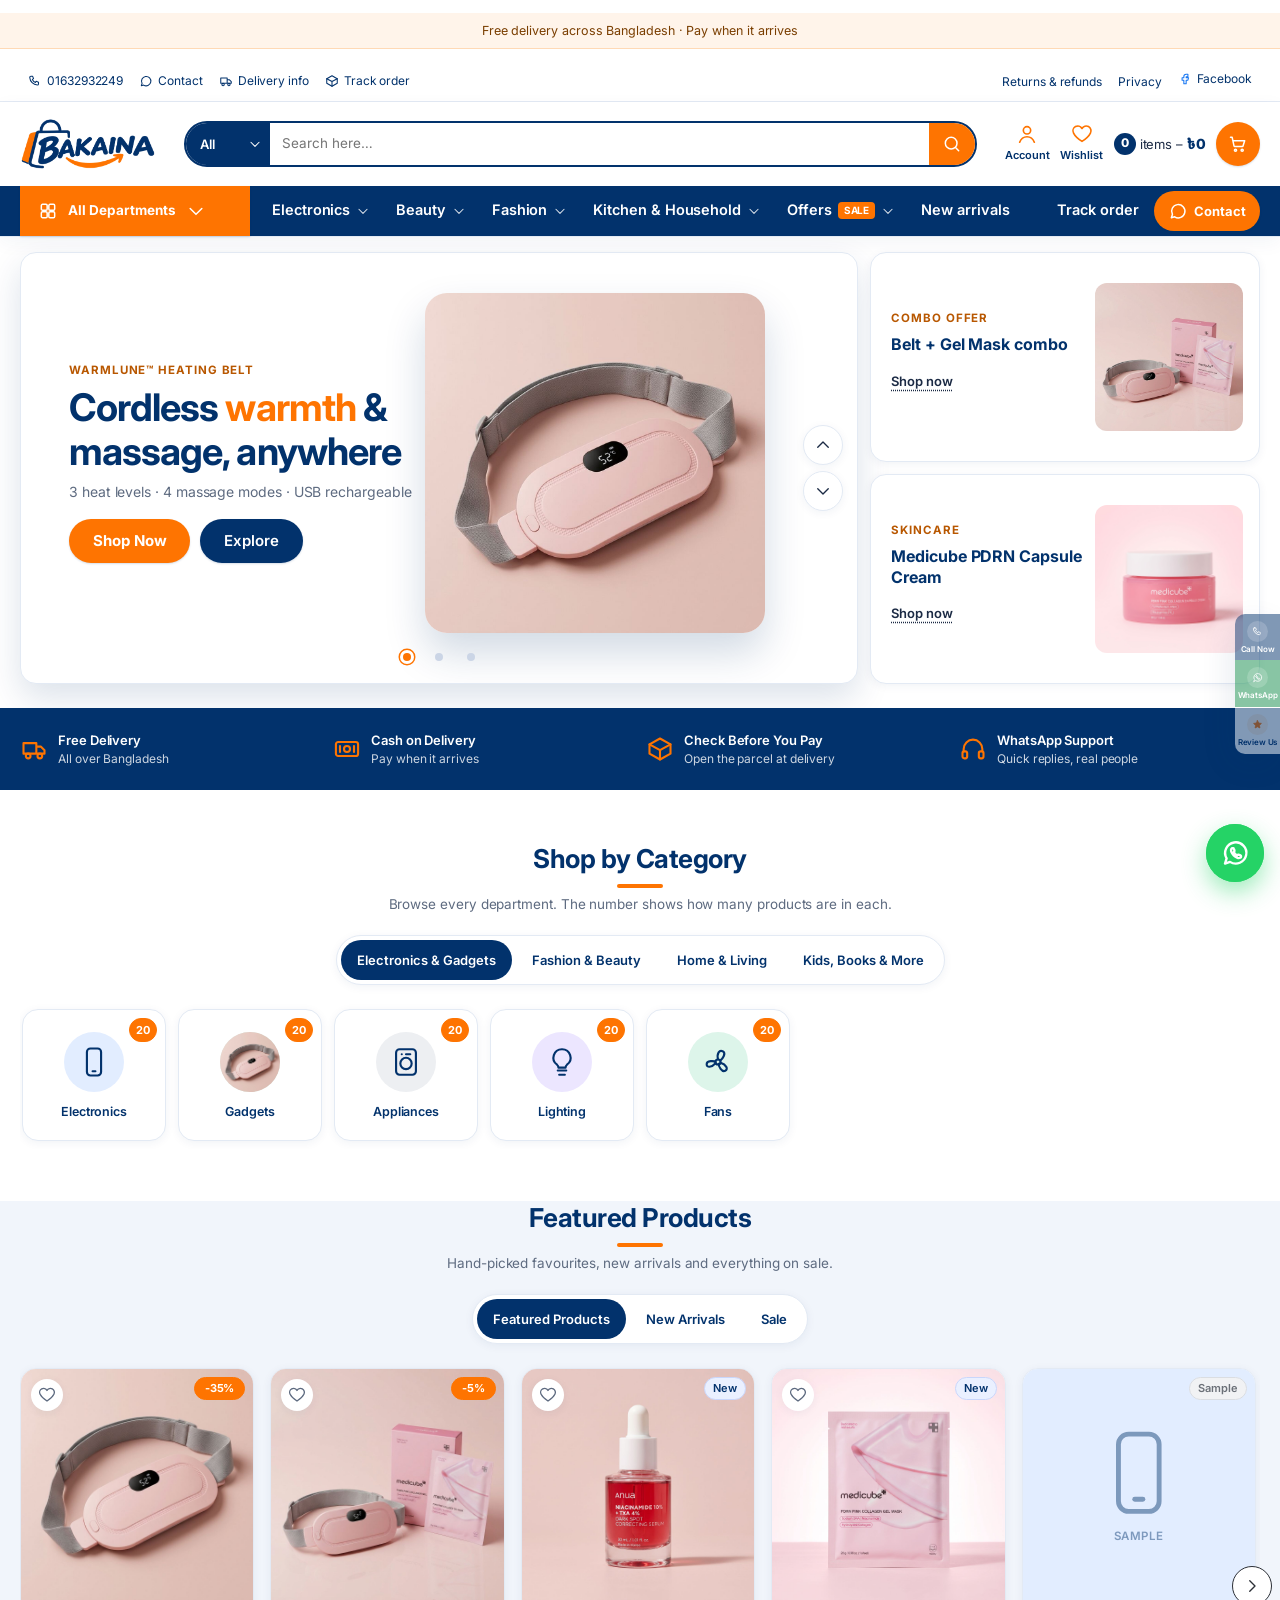
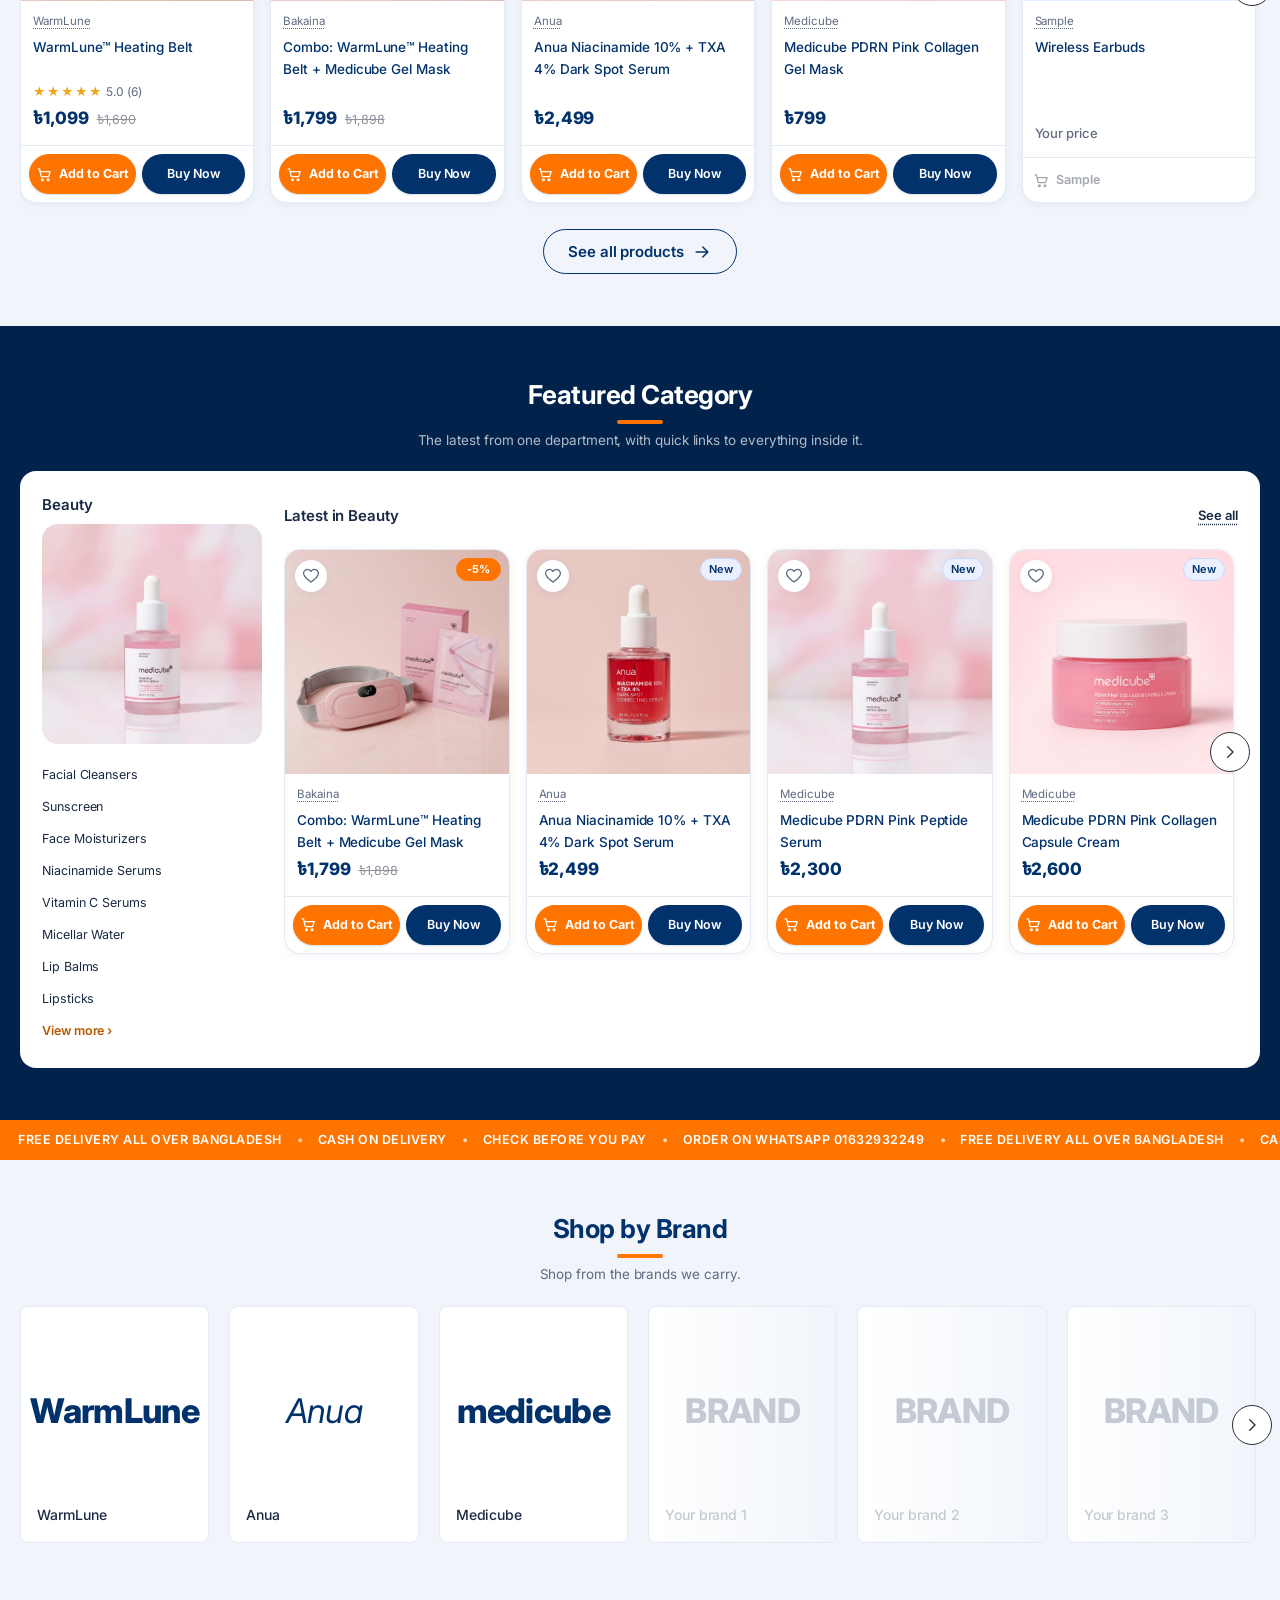
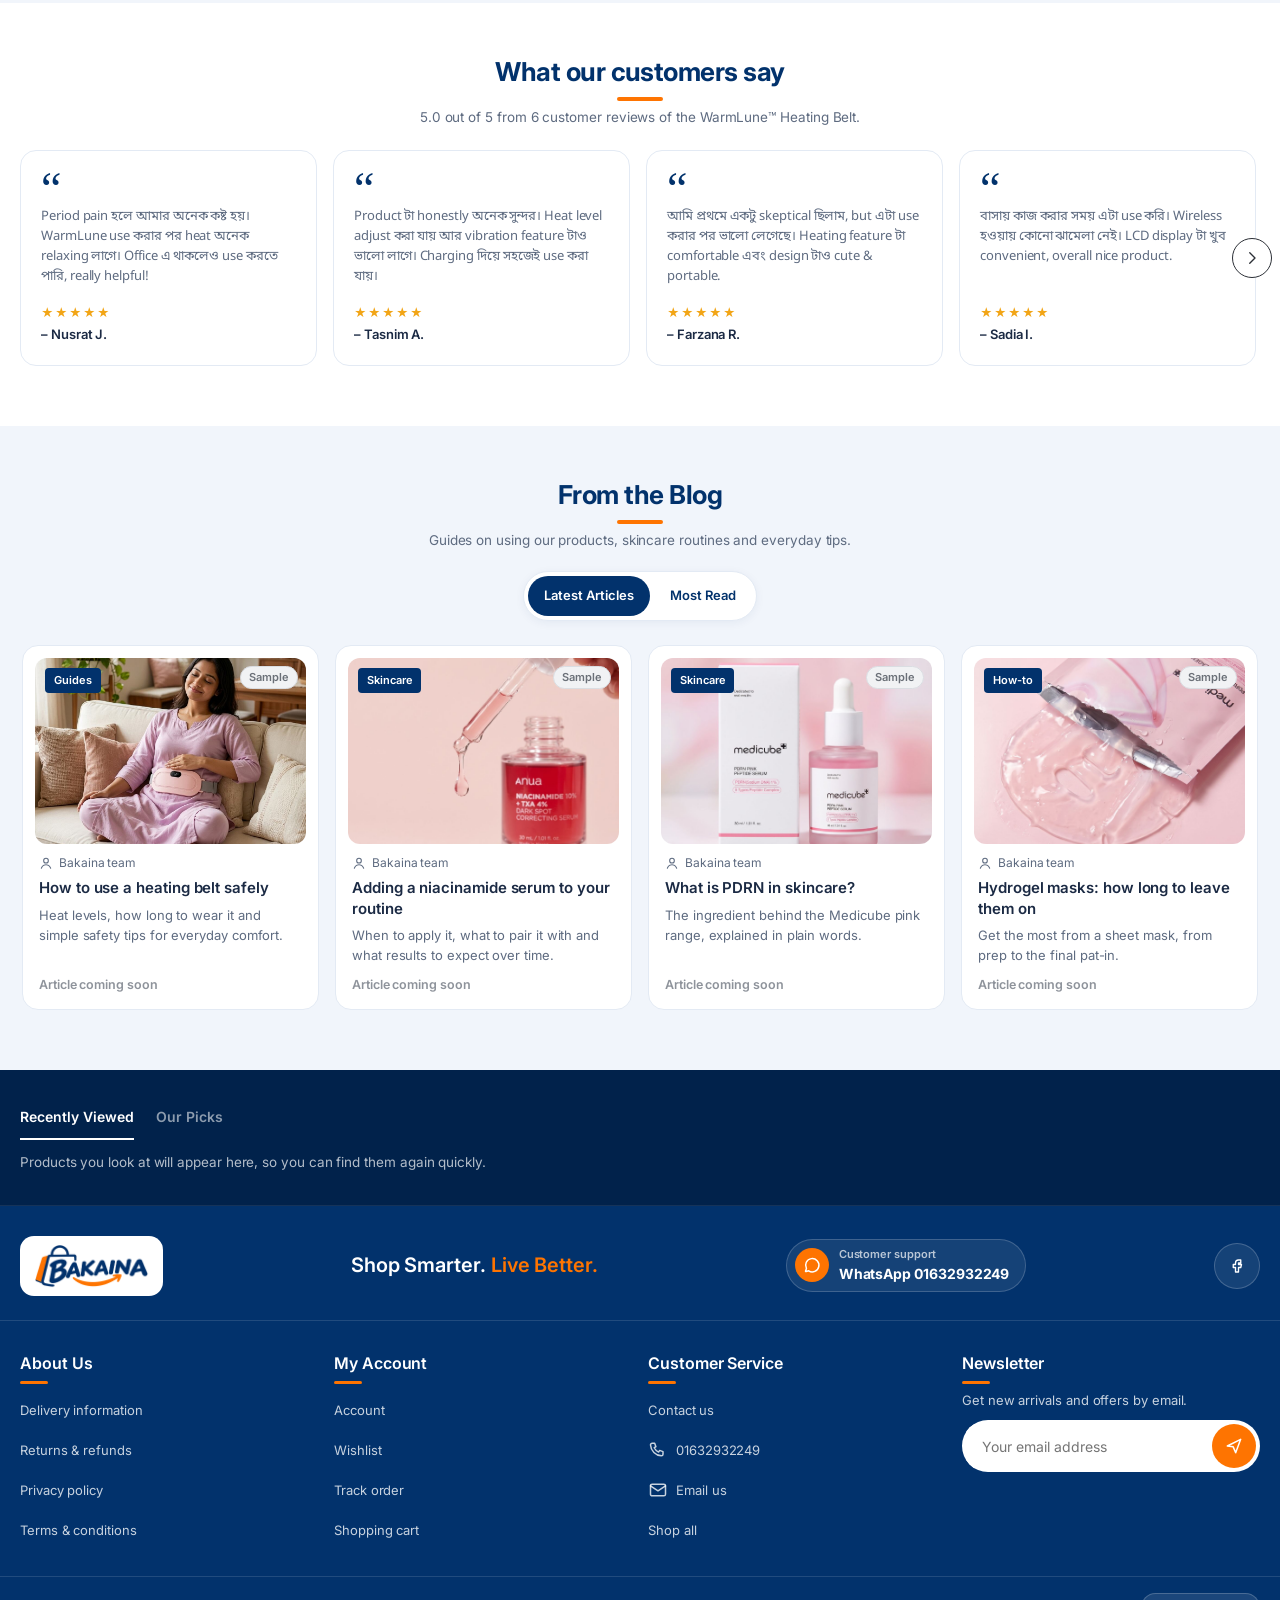
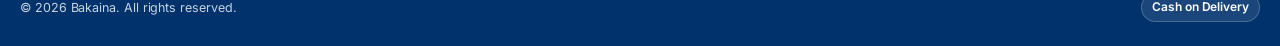
<file: index.html>
<!doctype html>
<html lang="en">
<head>
<meta charset="utf-8">
<meta name="viewport" content="width=device-width, initial-scale=1, viewport-fit=cover">
<title>Bakaina — Shop Smarter. Live Better.</title>
<meta name="description" content="Bakaina online shop: trending beauty, gadgets and home products. Free delivery and cash on delivery all over Bangladesh.">
<meta name="theme-color" content="#02326C">
<link rel="icon" href="img/favicon-32.png" type="image/png" sizes="32x32">
<link rel="apple-touch-icon" href="img/apple-touch-icon.png">
<meta property="og:type" content="website">
<meta property="og:title" content="Bakaina — Shop Smarter. Live Better.">
<meta property="og:description" content="Free delivery · Cash on delivery all over Bangladesh">
<meta property="og:image" content="https://bakaina.com/img/showcase-poster.jpg">
<meta property="og:url" content="https://bakaina.com/">
<link rel="preconnect" href="https://fonts.googleapis.com">
<link rel="preconnect" href="https://fonts.gstatic.com" crossorigin>
<link href="https://fonts.googleapis.com/css2?family=Inter:wght@400;500;600;700;800&family=Noto+Sans+Bengali:wght@400;500;600;700&display=swap" rel="stylesheet">
<link rel="stylesheet" href="preview.css?v=20261125j">
</head>
<body>
<div data-header></div>
<main id="main" tabindex="-1"><noscript><div class="wrap"><p>Please turn on JavaScript to shop, or order on WhatsApp: <a href="https://wa.me/8801632932249">+880 1632-932249</a>.</p></div></noscript></main>
<div data-footer></div>
<script src="config.js?v=20261125j"></script>
<script src="firebase-config.js?v=20261125j"></script>
<script src="preview.js?v=20261125j"></script>
</body>
</html>
</file>
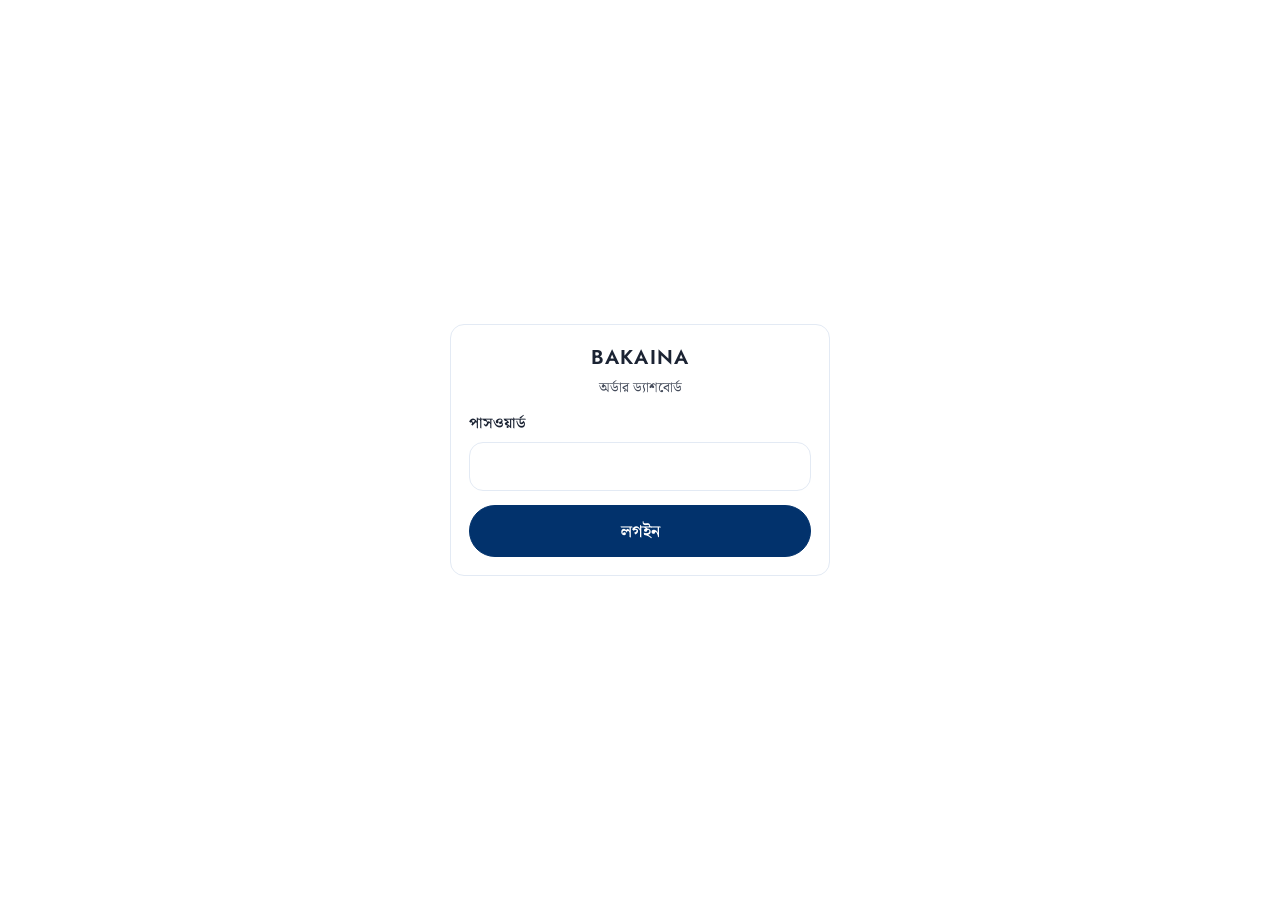
<file: admin.html>
<!doctype html>
<html lang="bn">
<head>
<meta charset="utf-8">
<meta name="viewport" content="width=device-width, initial-scale=1">
<title>অ্যাডমিন | অর্ডার ড্যাশবোর্ড</title>
<meta name="robots" content="noindex, nofollow">
<meta name="theme-color" content="#02326C">
<link rel="icon" href="img/favicon-32.png" type="image/png" sizes="32x32">
<link rel="apple-touch-icon" href="img/apple-touch-icon.png">
<link rel="preconnect" href="https://fonts.googleapis.com">
<link rel="preconnect" href="https://fonts.gstatic.com" crossorigin>
<link href="https://fonts.googleapis.com/css2?family=Jost:wght@400;500;600&display=swap" rel="stylesheet">
<link rel="stylesheet" href="shop.css">
</head>
<body class="admin">

<!-- Login -->
<main class="login-wrap" data-login>
  <form class="panel login-card" data-login-form>
    <div class="logo" data-brand style="display:block;text-align:center;margin-bottom:4px">[BRAND NAME]</div>
    <p class="hint" style="text-align:center">অর্ডার ড্যাশবোর্ড</p>
    <div class="field">
      <label for="pw">পাসওয়ার্ড</label>
      <input id="pw" type="password" name="password" autocomplete="current-password" required>
    </div>
    <div class="form-error" data-login-error hidden></div>
    <button class="btn block" type="submit" data-login-btn>লগইন</button>
  </form>
</main>

<!-- Dashboard -->
<div data-dash hidden>
  <header class="site-header">
    <div class="wrap admin-top">
      <span class="logo" data-brand>[BRAND NAME]</span>
      <span class="hint" data-updated></span>
      <div class="admin-actions">
        <button class="btn sm outline" type="button" data-refresh>↻ রিফ্রেশ</button>
        <button class="btn sm outline" type="button" data-logout>লগআউট</button>
      </div>
    </div>
  </header>

  <main class="wrap admin-main">
    <section class="stats" data-stats aria-label="সারসংক্ষেপ"></section>

    <nav class="admin-tabs" role="tablist">
      <button type="button" role="tab" class="on" data-tab="orders" aria-selected="true">অর্ডার</button>
      <button type="button" role="tab" data-tab="abandoned" aria-selected="false">🛒 Abandoned Cart<span class="count" data-ab-count hidden></span></button>
      <button type="button" role="tab" data-tab="reviews" aria-selected="false">রিভিউ<span class="count" data-pending hidden></span></button>
      <button type="button" role="tab" data-tab="products" aria-selected="false">🛍️ পণ্য (Products)</button>
      <button type="button" role="tab" data-tab="customers" aria-selected="false">👤 গ্রাহক (Accounts)</button>
    </nav>

    <section data-panel="abandoned" hidden>
      <p class="hint">যারা চেকআউটে নাম/মোবাইল লিখেছেন কিন্তু অর্ডার শেষ করেননি (শেষ ৩০ দিন)। ১ ঘণ্টার মধ্যে কল করলে সবচেয়ে বেশি অর্ডার ফেরত আসে। পরে অর্ডার করলে নিজে থেকেই "অর্ডার হয়েছে" হয়ে যাবে।</p>
      <div class="ab-tools">
        <select data-ab-f aria-label="স্ট্যাটাস ফিল্টার">
          <option value="open">ফলো-আপ বাকি</option>
          <option value="">সব</option>
        </select>
        <span class="hint" data-ab-summary></span>
      </div>
      <div class="review-list" data-ab-list></div>
      <p class="empty-state" data-ab-empty hidden>কোনো অসম্পূর্ণ অর্ডার নেই।</p>
    </section>

    <section data-panel="products" hidden>
      <div data-products></div>
    </section>

    <section data-panel="customers" hidden>
      <p class="hint">ওয়েবসাইটে যারা অ্যাকাউন্ট খুলেছেন (Firebase)। এই তথ্য শুধু অর্ডার আর ডেলিভারির জন্য — কাউকে শেয়ার করবেন না।</p>
      <div data-customers></div>
    </section>

    <section data-panel="reviews" hidden>
      <p class="hint">ডেলিভারড অর্ডারের গ্রাহকরা রিভিউ দিলে এখানে আসবে। "অনুমোদন" দিলে ওয়েবসাইটে দেখাবে।</p>
      <div class="review-list" data-review-list></div>
      <p class="empty-state" data-review-empty hidden>এখনও কোনো রিভিউ নেই। ডেলিভারড অর্ডারে ⭐ বাটন দিয়ে গ্রাহককে রিভিউ লিংক পাঠান।</p>
    </section>

    <div data-panel="orders">

    <section class="panel filters" aria-label="ফিল্টার">
      <input type="search" data-f="q" placeholder="নাম / মোবাইল / অর্ডার আইডি খুঁজুন" aria-label="খুঁজুন">
      <select data-f="status" aria-label="স্ট্যাটাস"><option value="">সব স্ট্যাটাস</option></select>
      <select data-f="product" aria-label="পণ্য"><option value="">সব পণ্য</option></select>
      <select data-f="area" aria-label="এলাকা">
        <option value="">সব এলাকা</option>
        <option value="inside">ঢাকার ভেতরে</option>
        <option value="outside">ঢাকার বাইরে</option>
      </select>
      <label class="date-f">থেকে <input type="date" data-f="from"></label>
      <label class="date-f">পর্যন্ত <input type="date" data-f="to"></label>
      <button class="btn sm outline" type="button" data-clear>ফিল্টার মুছুন</button>
      <button class="btn sm" type="button" data-export>CSV ডাউনলোড</button>
    </section>

    <p class="hint" data-count></p>
    <div class="form-error" data-dash-error hidden></div>

    <div class="table-wrap">
      <table class="orders">
        <thead>
          <tr>
            <th>অর্ডার আইডি</th><th>তারিখ/সময়</th><th>নাম</th><th>মোবাইল</th><th>এলাকা/জেলা</th>
            <th>ঠিকানা</th><th>পণ্য</th><th>পরিমাণ</th><th>মোট</th><th>অগ্রিম</th><th>পেমেন্ট / TrxID</th>
            <th>স্ট্যাটাস</th><th>নোট</th><th>অ্যাকশন</th>
          </tr>
        </thead>
        <tbody data-rows></tbody>
      </table>
    </div>
    <p class="empty-state" data-empty hidden>কোনো অর্ডার পাওয়া যায়নি।</p>
    </div>
  </main>
</div>

<div class="toast" data-toast role="status" hidden></div>

<script src="config.js?v=20261125h"></script>
<script src="firebase-config.js"></script>
<script type="module">
  // Customers tab: loads Firebase only when the tab is first opened
  let started = false;
  document.querySelector('[data-tab="customers"]').addEventListener('click', () => {
    if (started) return; started = true;
    import('./auth.js').then((m) => m.mountAdmin(document.querySelector('[data-customers]')));
  });
</script>
<script src="admin.js" defer></script>
<script src="admin-products.js?v=20261125i" defer></script>
</body>
</html>
</file>
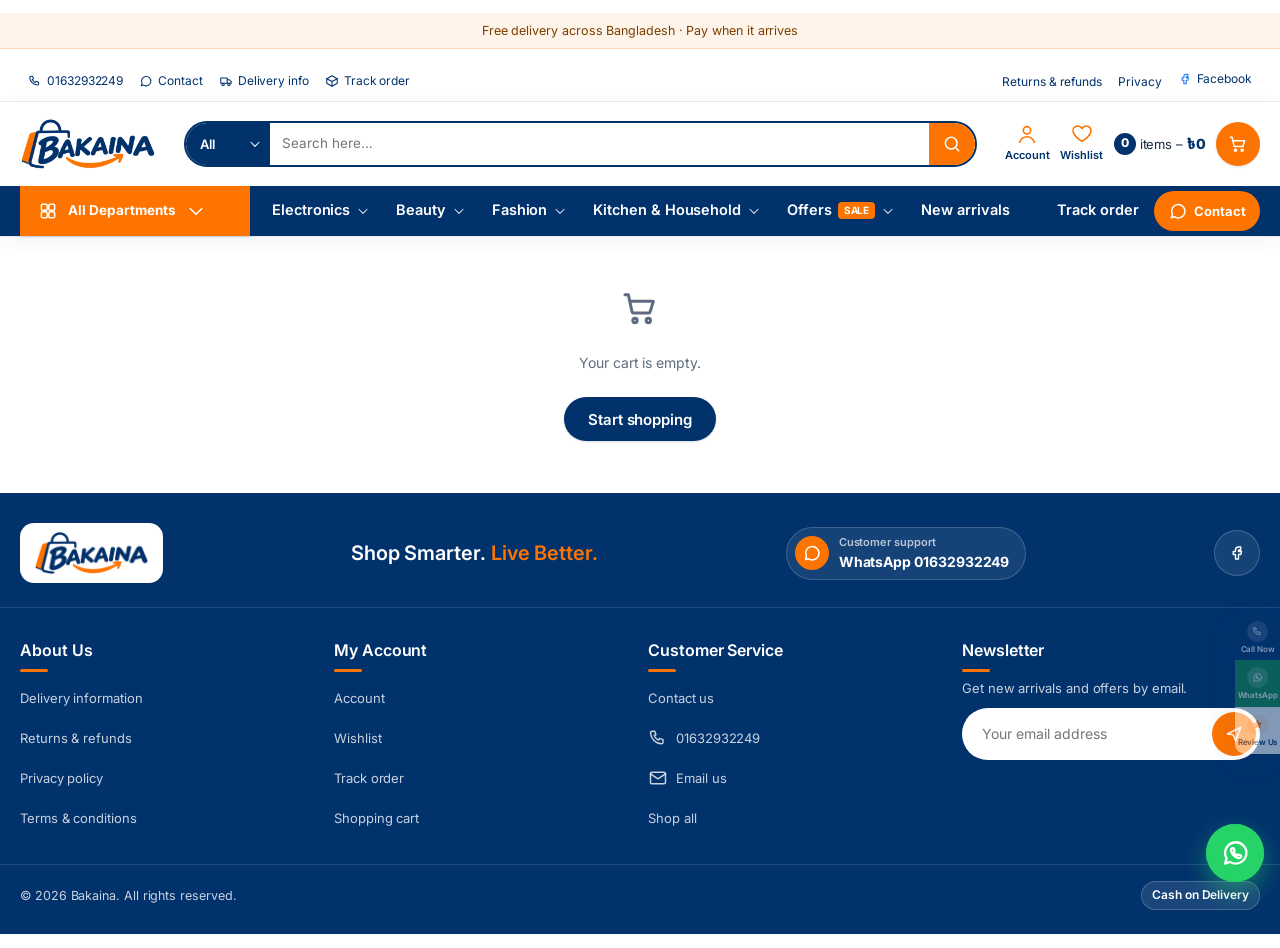
<file: checkout.html>
<!doctype html>
<html lang="en">
<head>
<meta charset="utf-8">
<meta name="robots" content="noindex">
<title>Checkout | Bakaina</title>
<script>
  // The checkout now lives in the storefront (same design as every page). Keep ?product=…&qty=… from the belt page.
  (function () { var q = new URLSearchParams(location.search), o = new URLSearchParams({ view: 'checkout' });
    if (q.get('product')) { o.set('product', q.get('product')); o.set('qty', q.get('qty') || '1'); }
    location.replace('./?' + o.toString()); })();
</script>
<meta http-equiv="refresh" content="0; url=./?view=checkout">
</head>
<body><p><a href="./?view=checkout">Continue to checkout</a></p></body>
</html>
</file>
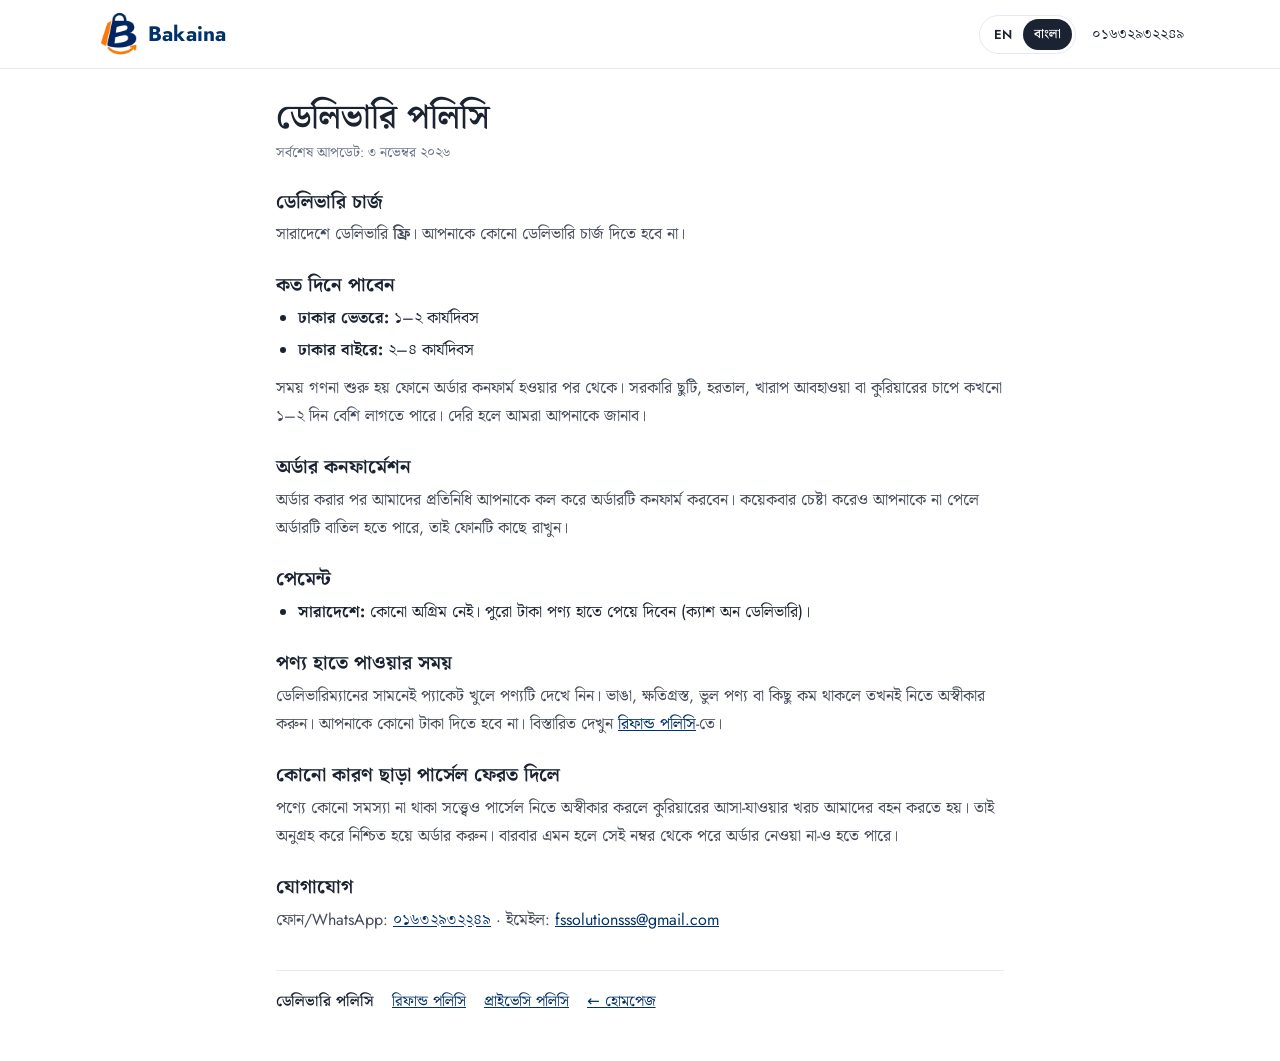
<file: delivery.html>
<!doctype html>
<html lang="bn" data-doc-title="doc.delivery">
<head>
<meta charset="utf-8">
<meta name="viewport" content="width=device-width, initial-scale=1, viewport-fit=cover">
<title>ডেলিভারি পলিসি | Bakaina</title>
<meta name="description" content="Bakaina delivery policy.">
<meta name="theme-color" content="#02326C">
<link rel="icon" href="img/favicon-32.png" type="image/png" sizes="32x32">
<link rel="apple-touch-icon" href="img/apple-touch-icon.png">
<link rel="preconnect" href="https://fonts.googleapis.com">
<link rel="preconnect" href="https://fonts.gstatic.com" crossorigin>
<link href="https://fonts.googleapis.com/css2?family=Jost:wght@400;500;600&display=swap" rel="stylesheet">
<link rel="stylesheet" href="shop.css">
</head>
<body data-page="policy">

<header class="site-header">
  <div class="wrap">
    <a class="logo" href="./" aria-label="Bakaina"><img src="img/logo-mark.png" alt="" width="40" height="40" class="logo-img"><span class="logo-word">Bakaina</span></a>
<div class="lang" role="group" aria-label="ভাষা" data-i18n-aria="aria.lang"><button type="button" data-lang="en" aria-pressed="false">EN</button><button type="button" data-lang="bn" aria-pressed="true" class="on">বাংলা</button></div>
    <a class="header-call" href="#" data-tel><span data-phone></span></a>
  </div>
</header>

<main class="wrap policy">
  <article data-lang-block="bn">
<h1>ডেলিভারি পলিসি</h1>
<p class="updated">সর্বশেষ আপডেট: ৩ নভেম্বর ২০২৬</p>
<h2>ডেলিভারি চার্জ</h2>
<p>সারাদেশে ডেলিভারি <strong>ফ্রি</strong>। আপনাকে কোনো ডেলিভারি চার্জ দিতে হবে না।</p>
<h2>কত দিনে পাবেন</h2>
<ul>
<li><strong>ঢাকার ভেতরে:</strong> ১–২ কার্যদিবস</li>
<li><strong>ঢাকার বাইরে:</strong> ২–৪ কার্যদিবস</li>
</ul>
<p>সময় গণনা শুরু হয় ফোনে অর্ডার কনফার্ম হওয়ার পর থেকে। সরকারি ছুটি, হরতাল, খারাপ আবহাওয়া বা কুরিয়ারের চাপে কখনো ১–২ দিন বেশি লাগতে পারে। দেরি হলে আমরা আপনাকে জানাব।</p>
<h2>অর্ডার কনফার্মেশন</h2>
<p>অর্ডার করার পর আমাদের প্রতিনিধি আপনাকে কল করে অর্ডারটি কনফার্ম করবেন। কয়েকবার চেষ্টা করেও আপনাকে না পেলে অর্ডারটি বাতিল হতে পারে, তাই ফোনটি কাছে রাখুন।</p>
<h2>পেমেন্ট</h2>
<ul>
<li><strong>সারাদেশে:</strong> কোনো অগ্রিম নেই। পুরো টাকা পণ্য হাতে পেয়ে দিবেন (ক্যাশ অন ডেলিভারি)।</li>
</ul>
<h2>পণ্য হাতে পাওয়ার সময়</h2>
<p>ডেলিভারিম্যানের সামনেই প্যাকেট খুলে পণ্যটি দেখে নিন। ভাঙা, ক্ষতিগ্রস্ত, ভুল পণ্য বা কিছু কম থাকলে তখনই নিতে অস্বীকার করুন। আপনাকে কোনো টাকা দিতে হবে না। বিস্তারিত দেখুন <a href="refund.html">রিফান্ড পলিসি</a>-তে।</p>
<h2>কোনো কারণ ছাড়া পার্সেল ফেরত দিলে</h2>
<p>পণ্যে কোনো সমস্যা না থাকা সত্ত্বেও পার্সেল নিতে অস্বীকার করলে কুরিয়ারের আসা-যাওয়ার খরচ আমাদের বহন করতে হয়। তাই অনুগ্রহ করে নিশ্চিত হয়ে অর্ডার করুন। বারবার এমন হলে সেই নম্বর থেকে পরে অর্ডার নেওয়া না-ও হতে পারে।</p>
<h2>যোগাযোগ</h2>
<p>ফোন/WhatsApp: <a href="#" data-tel><span data-phone></span></a> · ইমেইল: <a href="#" data-email-link><span data-email></span></a></p>
</article>
  <article data-lang-block="en" lang="en" hidden>
<h1>Delivery policy</h1>
<p class="updated">Last updated: 3 November 2026</p>
<h2>Delivery charge</h2>
<p>Delivery is <strong>free</strong> anywhere in Bangladesh.</p>
<h2>Delivery time</h2>
<ul>
<li><strong>Inside Dhaka:</strong> 1–2 working days</li>
<li><strong>Outside Dhaka:</strong> 2–4 working days</li>
</ul>
<p>Times start once your order is confirmed by phone. Public holidays, strikes, bad weather or courier backlogs can add 1–2 days; we will let you know if your order is late.</p>
<h2>Order confirmation</h2>
<p>After you order, we call you to confirm it. If we cannot reach you after several tries, the order may be cancelled, so please keep your phone nearby.</p>
<h2>Payment</h2>
<ul>
<li><strong>Everywhere in Bangladesh:</strong> no advance. Pay the full amount when the parcel arrives (cash on delivery).</li>
</ul>
<h2>When the parcel arrives</h2>
<p>Open the parcel and check the product in front of the delivery person. If it is broken, damaged, wrong or incomplete, refuse it there and then: you pay nothing. See the <a href="refund.html">refund policy</a> for details.</p>
<h2>Refusing a parcel with nothing wrong with it</h2>
<p>If a parcel is refused although nothing is wrong with it, we still pay the courier both ways. So please order only when you are sure. Numbers that refuse parcels repeatedly may not be able to order again.</p>
<h2>Contact</h2>
<p>Phone/WhatsApp: <a href="#" data-tel><span data-phone></span></a> · Email: <a href="#" data-email-link><span data-email></span></a></p>
</article>
  <nav class="policy-nav" aria-label="Policies"><a href="delivery.html" aria-current="page" data-i18n="foot.delivery">ডেলিভারি পলিসি</a><a href="refund.html" data-i18n="foot.refund">রিফান্ড পলিসি</a><a href="privacy.html" data-i18n="foot.privacy">প্রাইভেসি পলিসি</a><a href="./" data-i18n="pol.home">← হোমপেজ</a></nav>
</main>

<script src="i18n.js"></script>
<script src="config.js"></script>
<script src="shop.js" defer></script>
</body>
</html>
</file>
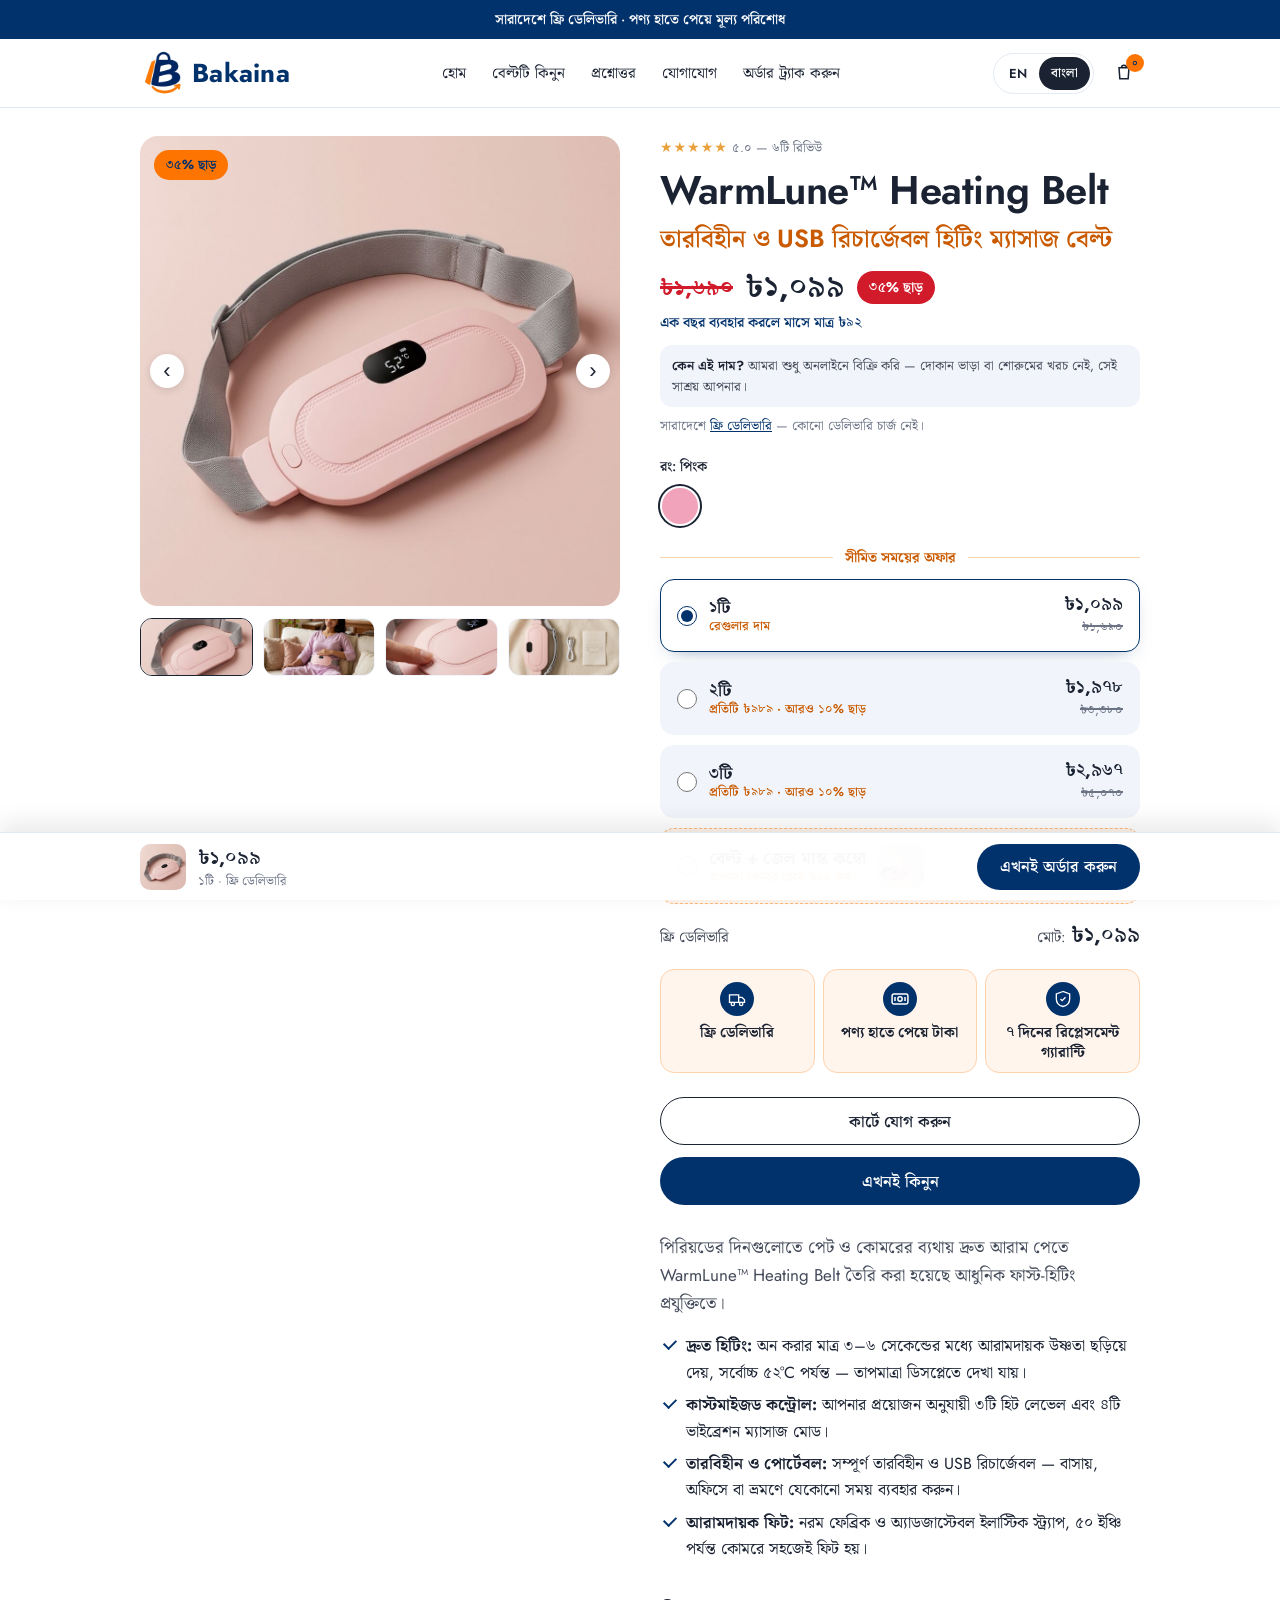
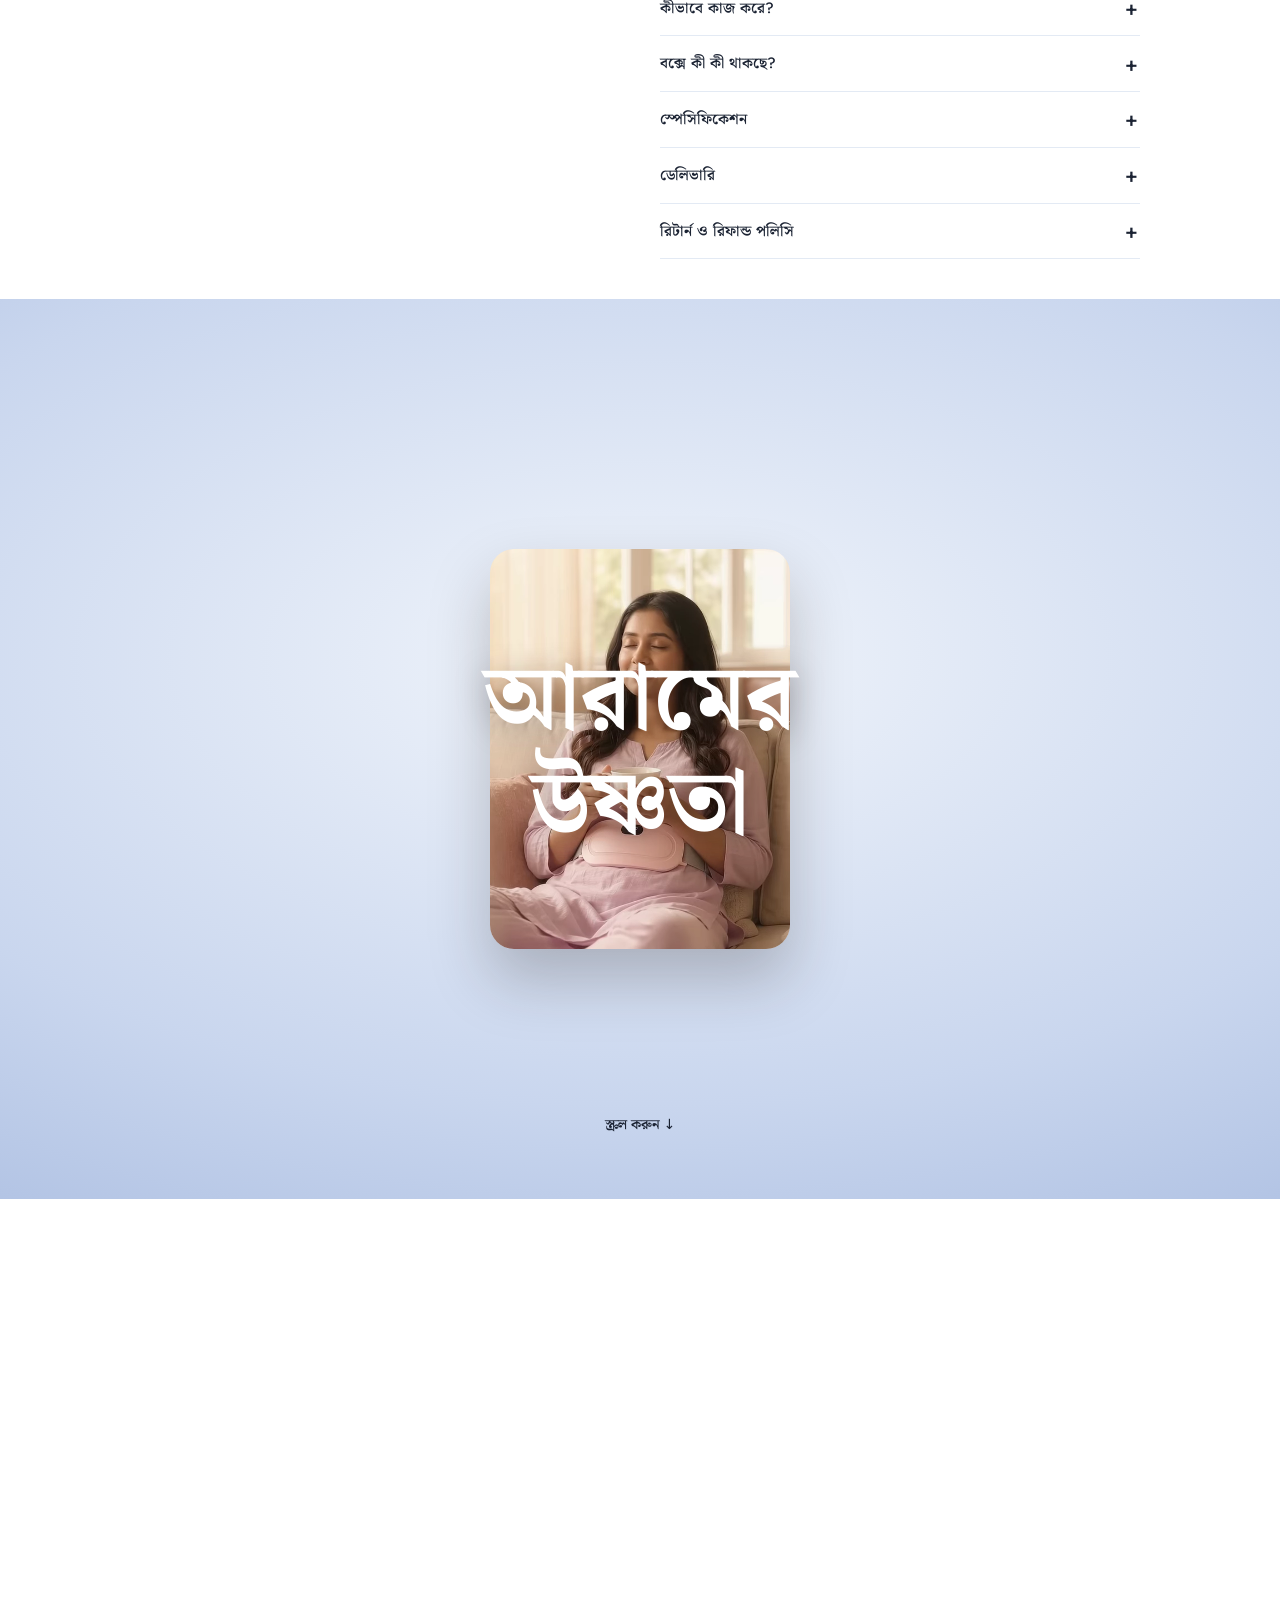
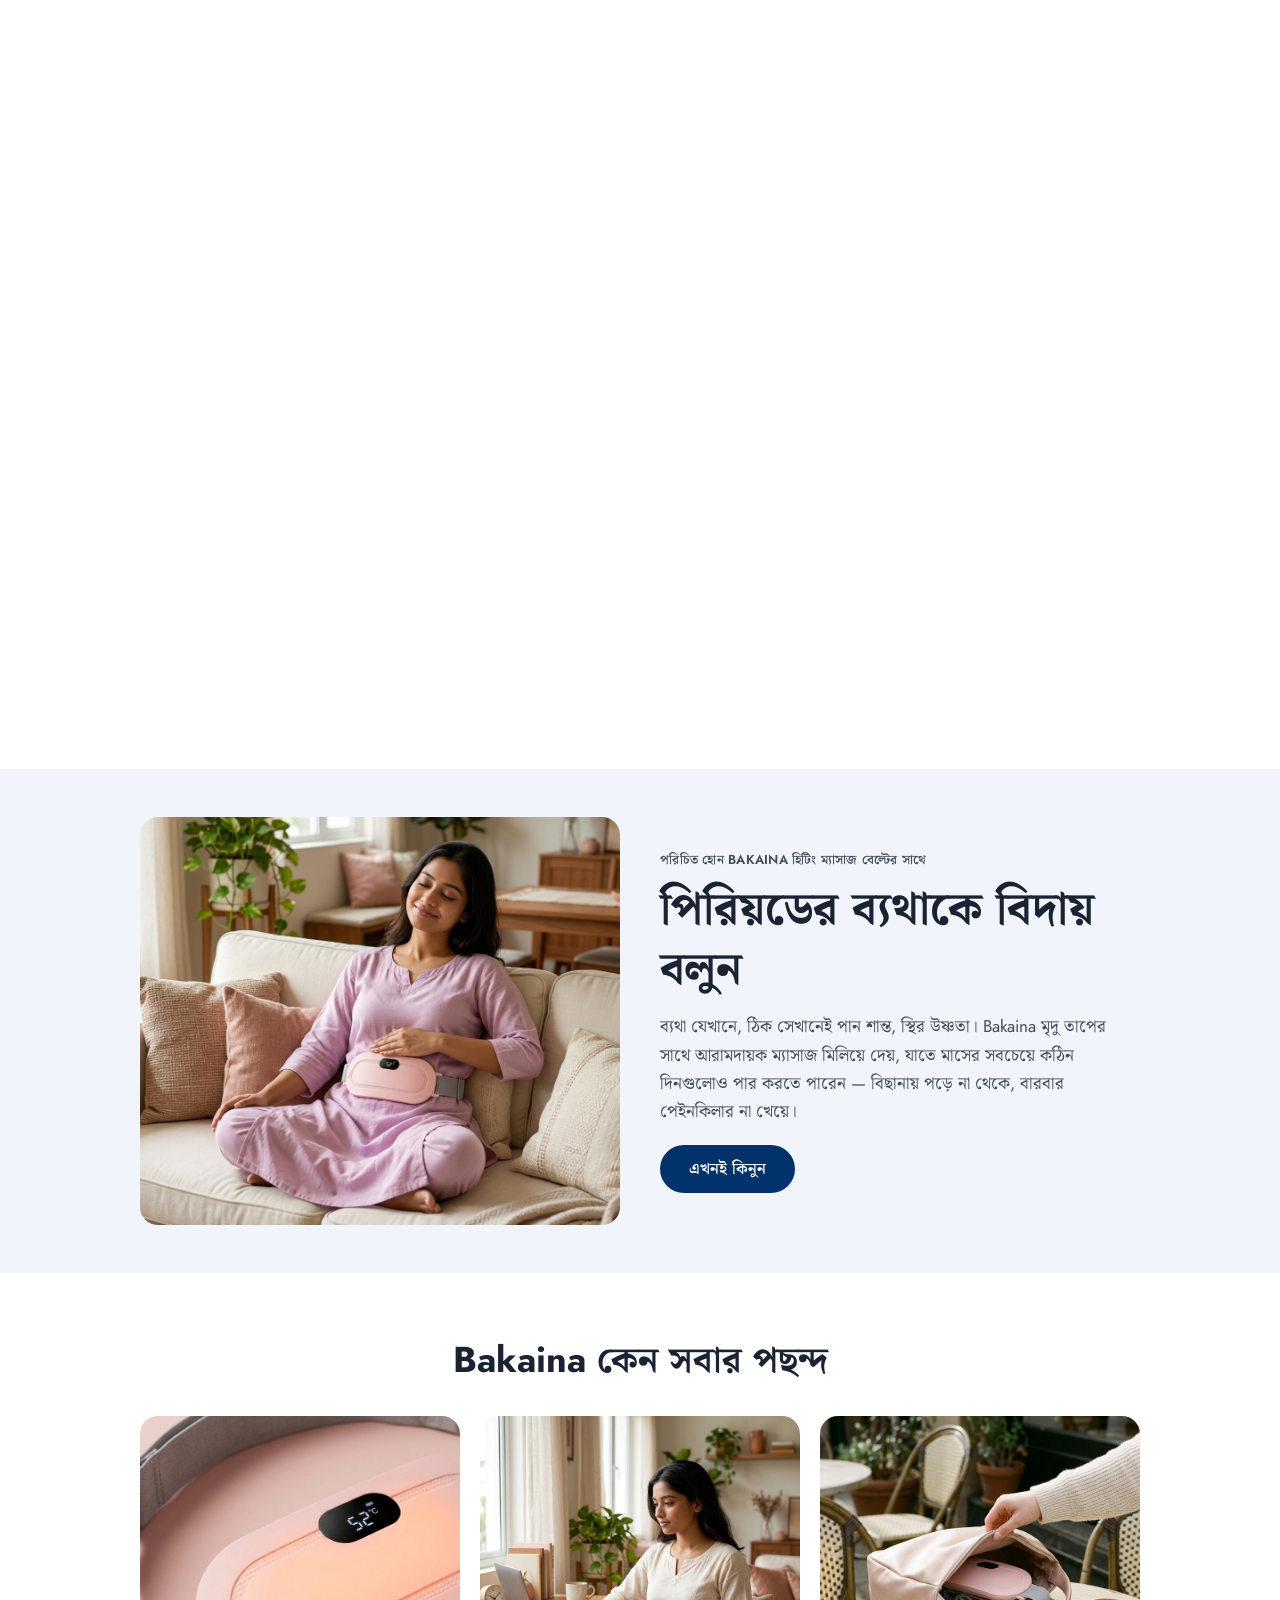
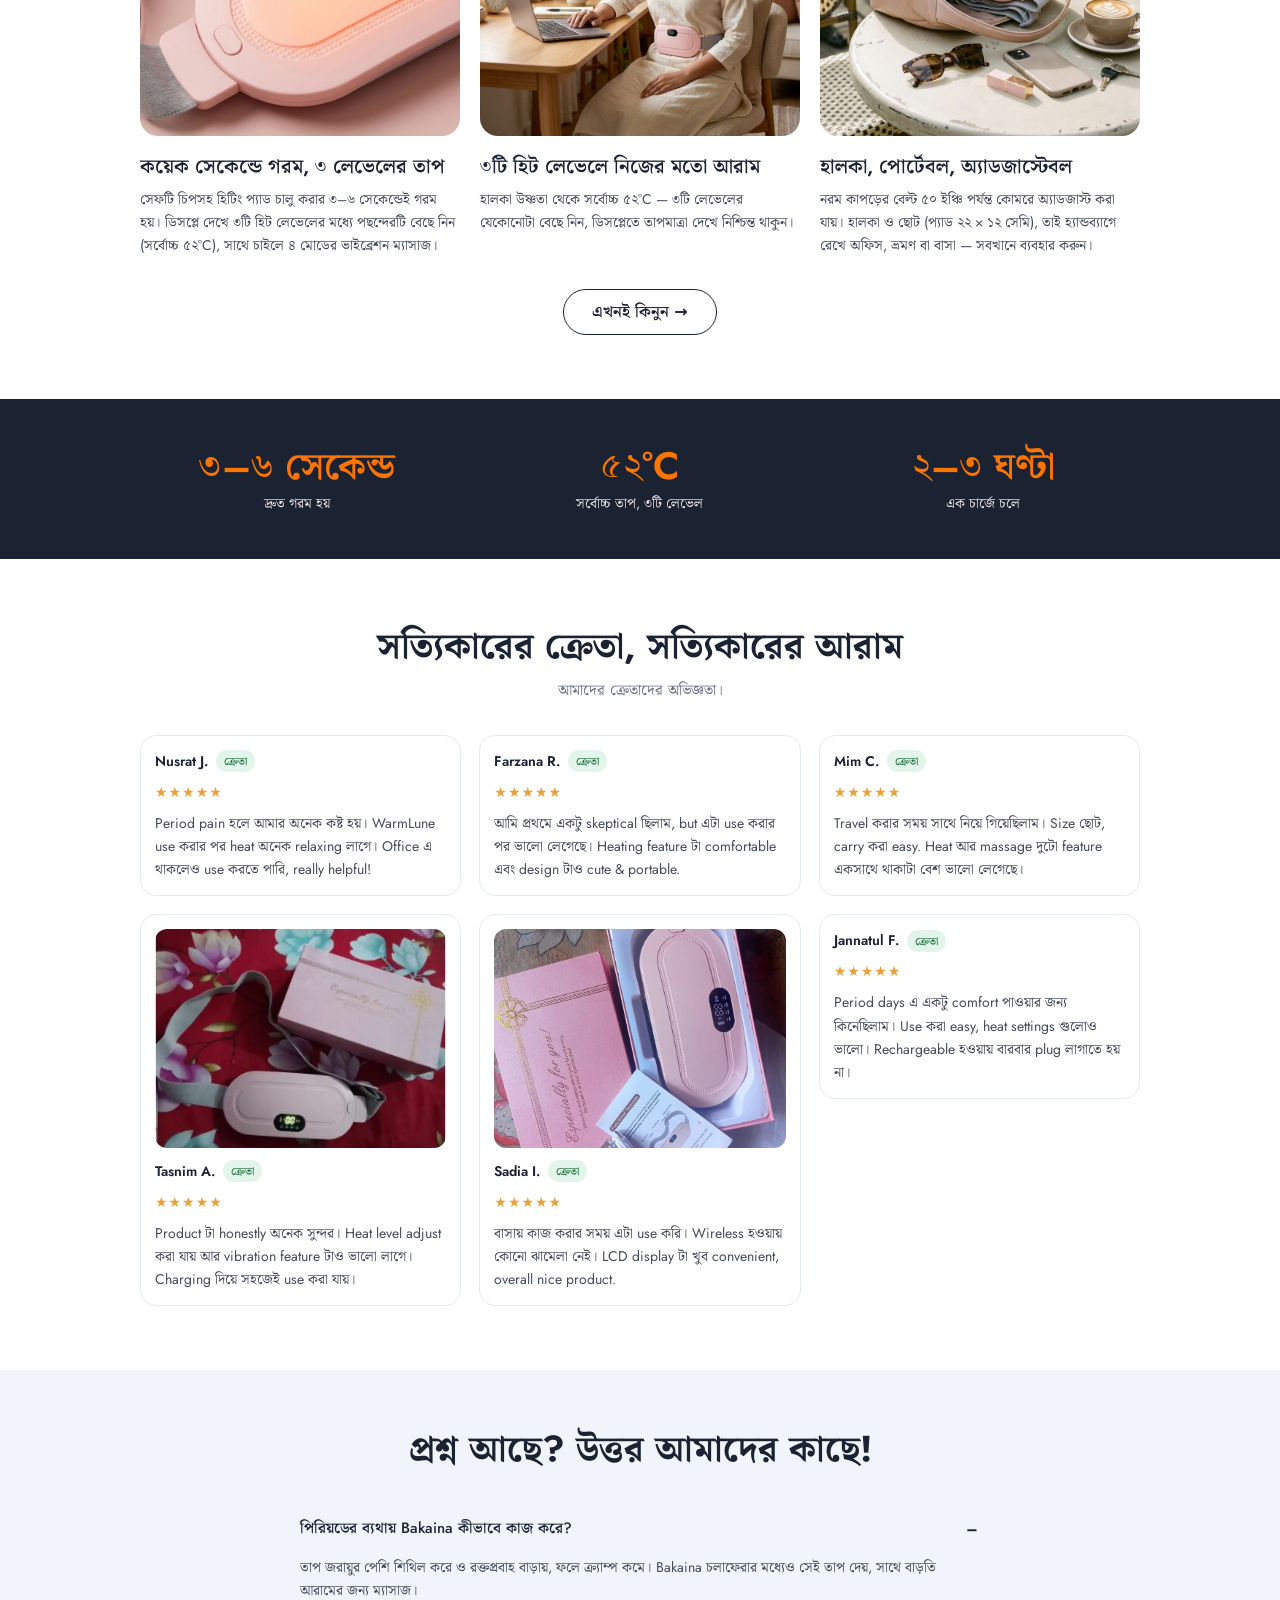
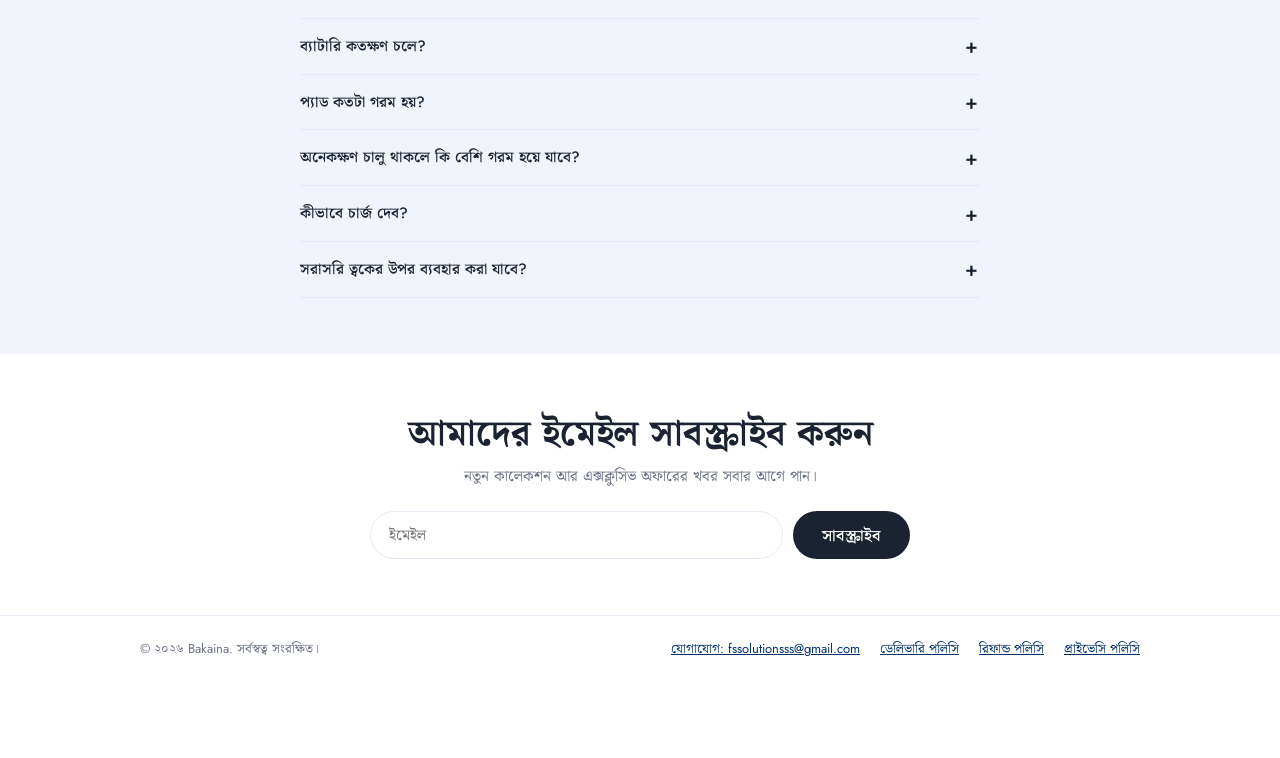
<file: heating-belt.html>
<!doctype html>
<html lang="bn" data-doc-title="doc.product">
<head>
<meta charset="utf-8">
<meta name="viewport" content="width=device-width, initial-scale=1, viewport-fit=cover">
<title>WarmLune™ Heating Belt — তারবিহীন ও USB রিচার্জেবল হিটিং ম্যাসাজ বেল্ট</title>
<meta name="description" content="WarmLune™ Heating Belt — ৩–৬ সেকেন্ডে গরম, ৩টি হিট লেভেল (সর্বোচ্চ ৫২°C), ৪টি ভাইব্রেশন ম্যাসাজ মোড, তারবিহীন ও USB রিচার্জেবল। ৳১,০৯৯, সারাদেশে ফ্রি ডেলিভারি।">
<meta name="theme-color" content="#02326C">
<link rel="icon" href="img/favicon-32.png" type="image/png" sizes="32x32">
<link rel="apple-touch-icon" href="img/apple-touch-icon.png">
<meta property="og:type" content="product">
<meta property="og:title" content="WarmLune™ Heating Belt — তারবিহীন হিটিং ম্যাসাজ বেল্ট · ৳১,০৯৯">
<meta property="og:description" content="৩–৬ সেকেন্ডে গরম, সর্বোচ্চ ৫২°C, ৪টি ম্যাসাজ মোড, তারবিহীন ও USB রিচার্জেবল। সারাদেশে ফ্রি ডেলিভারি, পণ্য হাতে পেয়ে মূল্য পরিশোধ, ৭ দিনের রিপ্লেসমেন্ট গ্যারান্টি।">
<meta property="og:image" content="https://bakaina.com/img/gallery-1.jpg">
<meta property="og:url" content="https://bakaina.com/heating-belt.html">
<link rel="preload" as="image" href="img/gallery-1.jpg" fetchpriority="high">
<link rel="preconnect" href="https://fonts.googleapis.com">
<link rel="preconnect" href="https://fonts.gstatic.com" crossorigin>
<link href="https://fonts.googleapis.com/css2?family=Jost:wght@400;500;600&display=swap" rel="stylesheet">
<link rel="preload" href="fonts/NotoSerifBengali-Regular.woff2" as="font" type="font/woff2" crossorigin>
<link rel="stylesheet" href="styles.css">
</head>
<body>

<!-- Announcement bar -->
<div class="announce" data-announce>সারাদেশে ফ্রি ডেলিভারি · পণ্য হাতে পেয়ে মূল্য পরিশোধ</div>

<!-- Header -->
<header class="header">
  <div class="wrap header-in">
    <a href="./" class="logo" aria-label="Bakaina হোম" data-i18n-aria="aria.home">
      <img src="img/logo-mark.png" alt="" width="40" height="40" class="logo-img"><span class="logo-word">Bakaina</span>
    </a>
    <nav class="nav" aria-label="মেনু" data-i18n-aria="aria.nav">
      <a href="./" data-i18n="nav.home">হোম</a>
      <a href="#product" data-i18n="nav.buy">বেল্টটি কিনুন</a>
      <a href="#faq" data-i18n="nav.faq">প্রশ্নোত্তর</a>
      <a href="#footer" data-i18n="nav.contact">যোগাযোগ</a>
      <a href="https://wa.me/8801632932249?text=%E0%A6%86%E0%A6%B8%E0%A6%B8%E0%A6%BE%E0%A6%B2%E0%A6%BE%E0%A6%AE%E0%A7%81%20%E0%A6%86%E0%A6%B2%E0%A6%BE%E0%A6%87%E0%A6%95%E0%A7%81%E0%A6%AE%2C%20%E0%A6%86%E0%A6%AE%E0%A6%BE%E0%A6%B0%20%E0%A6%85%E0%A6%B0%E0%A7%8D%E0%A6%A1%E0%A6%BE%E0%A6%B0%E0%A7%87%E0%A6%B0%20%E0%A6%86%E0%A6%AA%E0%A6%A1%E0%A7%87%E0%A6%9F%20%E0%A6%9C%E0%A6%BE%E0%A6%A8%E0%A6%A4%E0%A7%87%20%E0%A6%9A%E0%A6%BE%E0%A6%87%E0%A5%A4%20%E0%A6%85%E0%A6%B0%E0%A7%8D%E0%A6%A1%E0%A6%BE%E0%A6%B0%20%E0%A6%A8%E0%A6%AE%E0%A7%8D%E0%A6%AC%E0%A6%B0%3A%20" target="_blank" rel="noopener" data-i18n="nav.track">অর্ডার ট্র্যাক করুন</a>
    </nav>
    <div class="header-tools">
      <div class="lang" role="group" aria-label="ভাষা" data-i18n-aria="aria.lang">
        <button type="button" data-lang="en" aria-pressed="false">EN</button>
        <button type="button" data-lang="bn" aria-pressed="true" class="on">বাংলা</button>
      </div>
      <button type="button" class="cart" data-cart aria-label="কার্ট" data-i18n-aria="aria.cart">
        <svg width="20" height="20" viewBox="0 0 24 24" fill="none" stroke="currentColor" stroke-width="1.8" aria-hidden="true"><path d="M6 7h12l-1 13H7L6 7Z"/><path d="M9 7a3 3 0 0 1 6 0"/></svg>
        <span class="cart-count" data-cart-count>০</span>
      </button>
      <button type="button" class="menu-btn" data-menu aria-label="মেনু খুলুন" data-i18n-aria="aria.menu" aria-expanded="false">
        <svg width="22" height="22" viewBox="0 0 24 24" fill="none" stroke="currentColor" stroke-width="1.8" aria-hidden="true"><path d="M4 7h16M4 12h16M4 17h16"/></svg>
      </button>
    </div>
  </div>
</header>

<main>
  <!-- Product -->
  <section class="wrap product" id="product">
    <div class="gallery" data-gallery>
      <div class="gallery-main">
        <span class="badge" data-sale-badge>৫০% ছাড়</span>
        <div class="gallery-track" data-track tabindex="0" aria-label="প্রোডাক্টের ছবি" data-i18n-aria="aria.photos"></div>
        <button type="button" class="g-arrow prev" data-prev aria-label="আগের ছবি" data-i18n-aria="aria.prev">‹</button>
        <button type="button" class="g-arrow next" data-next aria-label="পরের ছবি" data-i18n-aria="aria.next">›</button>
      </div>
      <div class="thumbs" data-thumbs role="tablist" aria-label="ছবি বাছুন" data-i18n-aria="aria.thumbs"></div>
    </div>

    <div class="info">
      <div class="rating-line"><span class="stars" aria-hidden="true">★★★★★</span> <span data-rating-text>[রেটিং] — [সংখ্যা]টি যাচাইকৃত রিভিউ</span></div>
      <h1 data-i18n-html="p.title"><span class="title-main">WarmLune™ Heating Belt</span><span class="title-sub">তারবিহীন ও USB রিচার্জেবল হিটিং ম্যাসাজ বেল্ট</span></h1>
      <div class="price-row">
        <s class="old" data-old-price>$৭৯.৯৯</s>
        <strong class="now" data-price>$৩৯.৯৯</strong>
        <span class="sale">৩৫% ছাড়</span>
      </div>
      <p class="per-month" data-per-month hidden></p>
      <p class="why-price" data-why-price hidden><strong data-i18n="p.whyQ">কেন এই দাম?</strong> <span data-i18n="p.whyA">আমরা শুধু অনলাইনে বিক্রি করি — দোকান ভাড়া বা শোরুমের খরচ নেই, সেই সাশ্রয় আপনার।</span></p>
      <p class="ship-note" data-i18n-html="p.ship">সারাদেশে <a href="#ship">ফ্রি ডেলিভারি</a> — কোনো ডেলিভারি চার্জ নেই।</p>

      <div class="opt">
        <div class="opt-label"><span data-i18n="p.color">রং:</span> <span data-color-name>ব্লাশ পিংক</span></div>
        <div class="swatches" data-swatches role="radiogroup" aria-label="রং" data-i18n-aria="aria.colors"></div>
      </div>

      <!-- Bundle offer: 1 / 2 / 3 pieces as selectable cards -->
      <div class="bundle" data-bundle>
        <div class="bundle-head"><span data-i18n="b.head">সীমিত সময়ের অফার</span></div>
        <div class="bundle-list" role="radiogroup" aria-label="পরিমাণ বেছে নিন" data-i18n-aria="aria.bundle" data-bundle-list></div>
        <div class="bundle-foot" aria-live="polite">
          <span data-i18n="b.free">ফ্রি ডেলিভারি</span>
          <span><span data-i18n="b.total">মোট</span>: <strong data-bundle-total></strong></span>
        </div>
      </div>

      <ul class="perks" aria-label="কেনার সুবিধা" data-i18n-aria="aria.perks">
        <li><svg width="20" height="20" viewBox="0 0 24 24" fill="none" stroke="currentColor" stroke-width="1.6" aria-hidden="true"><path d="M3 7h11v9H3zM14 10h4l3 3v3h-7z"/><circle cx="7" cy="18" r="2"/><circle cx="17" cy="18" r="2"/></svg><span data-i18n="p.perk1">ফ্রি ডেলিভারি</span></li>
        <li><svg width="20" height="20" viewBox="0 0 24 24" fill="none" stroke="currentColor" stroke-width="1.8" aria-hidden="true"><rect x="2.5" y="6" width="19" height="12" rx="2"/><circle cx="12" cy="12" r="2.6"/><path d="M6 9.5v5M18 9.5v5"/></svg><span data-i18n="p.perk3">পণ্য হাতে পেয়ে টাকা</span></li>
        <li><svg width="20" height="20" viewBox="0 0 24 24" fill="none" stroke="currentColor" stroke-width="1.6" aria-hidden="true"><path d="M12 3 4 6v6c0 5 3.5 8 8 9 4.5-1 8-4 8-9V6l-8-3Z"/><path d="m9 12 2 2 4-4"/></svg><span data-i18n="p.perk2">৭ দিনের রিপ্লেসমেন্ট গ্যারান্টি</span></li>
      </ul>

      <button type="button" class="btn btn-outline btn-block" data-add data-i18n="p.add">কার্টে যোগ করুন</button>
      <button type="button" class="btn btn-primary btn-block" data-buy data-i18n="p.buy">এখনই কিনুন</button>

      <p class="lead" data-i18n="p.lead">পিরিয়ডের দিনগুলোতে পেট ও কোমরের ব্যথায় দ্রুত আরাম পেতে WarmLune™ Heating Belt তৈরি করা হয়েছে আধুনিক ফাস্ট-হিটিং প্রযুক্তিতে।</p>
      <ul class="checks">
        <li data-i18n-html="p.c1"><strong>দ্রুত হিটিং:</strong> অন করার মাত্র ৩–৬ সেকেন্ডের মধ্যে আরামদায়ক উষ্ণতা ছড়িয়ে দেয়, সর্বোচ্চ ৫২°C পর্যন্ত — তাপমাত্রা ডিসপ্লেতে দেখা যায়।</li>
        <li data-i18n-html="p.c2"><strong>কাস্টমাইজড কন্ট্রোল:</strong> আপনার প্রয়োজন অনুযায়ী ৩টি হিট লেভেল এবং ৪টি ভাইব্রেশন ম্যাসাজ মোড।</li>
        <li data-i18n-html="p.c3"><strong>তারবিহীন ও পোর্টেবল:</strong> সম্পূর্ণ তারবিহীন ও USB রিচার্জেবল — বাসায়, অফিসে বা ভ্রমণে যেকোনো সময় ব্যবহার করুন।</li>
        <li data-i18n-html="p.c4"><strong>আরামদায়ক ফিট:</strong> নরম ফেব্রিক ও অ্যাডজাস্টেবল ইলাস্টিক স্ট্র্যাপ, ৫০ ইঞ্চি পর্যন্ত কোমরে সহজেই ফিট হয়।</li>
      </ul>


      <div class="acc">
        <details><summary data-i18n="acc.how">কীভাবে কাজ করে?</summary><div class="acc-body" data-i18n="acc.howBody">বেল্টটি তলপেটে পরে নিন। পাওয়ার বাটন ৩ সেকেন্ড চেপে ধরে চালু করুন — ৩–৬ সেকেন্ডে গরম হয়ে যায়। হিট বাটন দিয়ে ৩টি হিট লেভেলের একটি বেছে নিন (সর্বোচ্চ ৫২°C), ভাইব্রেশন বাটন দিয়ে ম্যাসাজ চালু করে M1–M4 চারটি মোড বদলান। LCD ডিসপ্লেতে তাপ, মোড ও ব্যাটারির চার্জ দেখা যায়। বন্ধ করতে আবার ৩ সেকেন্ড চেপে ধরুন।</div></details>
        <details><summary data-i18n="acc.box">বক্সে কী কী থাকছে?</summary><div class="acc-body" data-i18n="acc.boxBody">হিটিং বেল্ট, USB চার্জিং কেবল ও ব্যবহারের নির্দেশিকা — একটি গিফট বক্সে।</div></details>
        <details><summary data-i18n="acc.specs">স্পেসিফিকেশন</summary><div class="acc-body" data-i18n="acc.specsBody">হিট লেভেল: ৩টি, সর্বোচ্চ ৫২°C · গরম হয়: ৩–৬ সেকেন্ডে, সেফটি চিপসহ · ভাইব্রেশন ম্যাসাজ: ৪ মোড (M1–M4) · LCD ডিসপ্লে: তাপ, মোড ও ব্যাটারি · ব্যাটারি: পুরো চার্জে ২–৩ ঘণ্টা, USB রিচার্জেবল · চালু/বন্ধ: ৩ সেকেন্ড চেপে ধরুন · প্যাডের মাপ: ২২ × ১২ × ৬ সেমি · বেল্ট: নরম ফেব্রিক, অ্যাডজাস্টেবল ইলাস্টিক স্ট্র্যাপ, কোমর ৫০ ইঞ্চি পর্যন্ত · রং: পিংক · প্যাকেজিং: গিফট বক্স · তৈরি: চীন</div></details>
        <details id="ship"><summary data-i18n="acc.delivery">ডেলিভারি</summary><div class="acc-body" data-i18n-html="acc.deliveryBody">[ডেলিভারি সময় ও এলাকা লিখুন — যেমন ঢাকায় ১-২ দিন, ঢাকার বাইরে ৩-৫ দিন]</div></details>
        <details><summary data-i18n="acc.refund">রিটার্ন ও রিফান্ড পলিসি</summary><div class="acc-body" data-i18n-html="acc.refundBody">[৩০ দিনের মানি-ব্যাক গ্যারান্টির শর্তগুলো এখানে লিখুন]</div></details>
      </div>
    </div>
  </section>

  <!-- Scroll-expansion showcase: media grows to full screen as you scroll (no scroll locking) -->
  <section class="expand" data-expand aria-label="Bakaina" data-i18n-aria="exp.aria">
    <div class="expand-sticky">
      <div class="expand-bg" data-expand-bg aria-hidden="true"></div>
      <div class="expand-media" data-expand-media></div>
      <div class="expand-title" aria-hidden="true">
        <span class="expand-word" data-expand-left data-i18n="exp.left">আরামের</span>
        <span class="expand-word" data-expand-right data-i18n="exp.right">উষ্ণতা</span>
      </div>
      <p class="expand-hint" data-expand-hint data-i18n="exp.hint">স্ক্রল করুন ↓</p>
    </div>
  </section>

  <!-- Lifestyle -->
  <section class="tint lifestyle">
    <div class="wrap lifestyle-in">
      <div class="ph ph-tall" data-lifestyle><span class="ph-icon" aria-hidden="true"></span><span data-i18n="life.ph">লাইফস্টাইল ছবি: প্যাড পরে আরাম করছেন এমন একজন নারী</span></div>
      <div class="lifestyle-copy reveal">
        <p class="kicker" data-i18n="life.kicker">পরিচিত হোন BAKAINA হিটিং ম্যাসাজ বেল্টের সাথে</p>
        <h2 data-i18n="life.title">পিরিয়ডের ব্যথাকে বিদায় বলুন</h2>
        <p data-i18n="life.body">ব্যথা যেখানে, ঠিক সেখানেই পান শান্ত, স্থির উষ্ণতা। Bakaina মৃদু তাপের সাথে আরামদায়ক ম্যাসাজ মিলিয়ে দেয়, যাতে মাসের সবচেয়ে কঠিন দিনগুলোও পার করতে পারেন — বিছানায় পড়ে না থেকে, বারবার পেইনকিলার না খেয়ে।</p>
        <button type="button" class="btn btn-primary" data-buy data-i18n="p.buy">এখনই কিনুন</button>
      </div>
    </div>
  </section>

  <!-- Why -->
  <section class="wrap why">
    <h2 class="center reveal" data-i18n="why.title">Bakaina কেন সবার পছন্দ</h2>
    <div class="why-grid">
      <article class="reveal"><div class="ph ph-sq" data-feature="0"><span data-i18n="why.ph1">ছবি: LCD ডিসপ্লে ও হিট লেভেল</span></div><h3 data-i18n="why.h1">কয়েক সেকেন্ডে গরম, ৩ লেভেলের তাপ</h3><p data-i18n="why.p1">সেফটি চিপসহ হিটিং প্যাড চালু করার ৩–৬ সেকেন্ডেই গরম হয়। ডিসপ্লে দেখে ৩টি হিট লেভেলের মধ্যে পছন্দেরটি বেছে নিন (সর্বোচ্চ ৫২°C), সাথে চাইলে ৪ মোডের ভাইব্রেশন ম্যাসাজ।</p></article>
      <article class="reveal"><div class="ph ph-sq" data-feature="1"><span data-i18n="why.ph2">ছবি: বেল্ট পরা অবস্থায়</span></div><h3 data-i18n="why.h2">৩টি হিট লেভেলে নিজের মতো আরাম</h3><p data-i18n="why.p2">হালকা উষ্ণতা থেকে সর্বোচ্চ ৫২°C — ৩টি লেভেলের যেকোনোটা বেছে নিন, ডিসপ্লেতে তাপমাত্রা দেখে নিশ্চিন্ত থাকুন।</p></article>
      <article class="reveal"><div class="ph ph-sq" data-feature="2"><span data-i18n="why.ph3">ছবি: হ্যান্ডব্যাগে বেল্ট</span></div><h3 data-i18n="why.h3">হালকা, পোর্টেবল, অ্যাডজাস্টেবল</h3><p data-i18n="why.p3">নরম কাপড়ের বেল্ট ৫০ ইঞ্চি পর্যন্ত কোমরে অ্যাডজাস্ট করা যায়। হালকা ও ছোট (প্যাড ২২ × ১২ সেমি), তাই হ্যান্ডব্যাগে রেখে অফিস, ভ্রমণ বা বাসা — সবখানে ব্যবহার করুন।</p></article>
    </div>
    <div class="center"><button type="button" class="btn btn-outline btn-arrow" data-buy data-i18n="p.buyArrow">এখনই কিনুন →</button></div>
  </section>

  <!-- Stats band -->
  <section class="stats" aria-label="এক নজরে" data-i18n-aria="aria.stats">
    <div class="wrap stats-in" data-stats></div>
  </section>

  <!-- Reviews -->
  <section class="wrap reviews" id="reviews">
    <h2 class="center reveal" data-i18n="rev.title">সত্যিকারের ক্রেতা, সত্যিকারের আরাম</h2>
    <p class="center sub reveal" data-reviews-sub>আপনার স্টোরের যাচাইকৃত রিভিউ ও ক্রেতাদের ছবি এখানে যোগ করুন।</p>
    <div class="masonry" data-reviews></div>
  </section>

  <!-- FAQ -->
  <section class="tint faq" id="faq">
    <div class="wrap faq-in">
      <h2 class="center reveal" data-i18n="faq.title">প্রশ্ন আছে? উত্তর আমাদের কাছে!</h2>
      <div class="faq-list">
        <details open><summary data-i18n="faq.q1">পিরিয়ডের ব্যথায় Bakaina কীভাবে কাজ করে?</summary><div class="acc-body" data-i18n="faq.a1">তাপ জরায়ুর পেশি শিথিল করে ও রক্তপ্রবাহ বাড়ায়, ফলে ক্র্যাম্প কমে। Bakaina চলাফেরার মধ্যেও সেই তাপ দেয়, সাথে বাড়তি আরামের জন্য ম্যাসাজ।</div></details>
        <details><summary data-i18n="faq.q2">ব্যাটারি কতক্ষণ চলে?</summary><div class="acc-body" data-i18n="faq.a2">একবার পুরো চার্জে ২–৩ ঘণ্টা চলে — তাপ ও ম্যাসাজের লেভেল যত বেশি, তত তাড়াতাড়ি চার্জ শেষ হয়।</div></details>
        <details><summary data-i18n="faq.q3">প্যাড কতটা গরম হয়?</summary><div class="acc-body" data-i18n="faq.a3">৩টি হিট লেভেল আছে, সর্বোচ্চ ৫২°C পর্যন্ত। প্রথমবার সবচেয়ে কম লেভেল দিয়ে শুরু করুন, আরাম অনুযায়ী বাড়ান।</div></details>
        <details><summary data-i18n="faq.q5">অনেকক্ষণ চালু থাকলে কি বেশি গরম হয়ে যাবে?</summary><div class="acc-body" data-i18n="faq.a5">সর্বোচ্চ তাপ ৫২°C, আর ৩টি হিট লেভেল থেকে আরামদায়কটা বেছে নিতে পারেন — কম লেভেল দিয়ে শুরু করুন। একটানা অনেকক্ষণ ব্যবহার না করে মাঝে বিরতি দিন, আর ঘুমানোর সময় চালু রাখবেন না।</div></details>
        <details><summary data-i18n="faq.q6">কীভাবে চার্জ দেব?</summary><div class="acc-body" data-i18n="faq.a6">বক্সে থাকা USB চার্জিং কেবল দিয়ে চার্জ দিন। ডিসপ্লের ব্যাটারি আইকনে চার্জ কতটা আছে দেখা যায়।</div></details>
        <details><summary data-i18n="faq.q4">সরাসরি ত্বকের উপর ব্যবহার করা যাবে?</summary><div class="acc-body" data-i18n="faq.a4">বেল্টটি নরম কাপড়ের তৈরি, তবে পাতলা জামার উপর ব্যবহার করাই সবচেয়ে নিরাপদ — বিশেষ করে সর্বোচ্চ লেভেলে। ত্বক লাল হলে বা অস্বস্তি লাগলে সাথে সাথে বন্ধ করুন।</div></details>
      </div>
    </div>
  </section>

  <!-- Newsletter -->
  <section class="wrap news">
    <h2 class="center" data-i18n="news.title">আমাদের ইমেইল সাবস্ক্রাইব করুন</h2>
    <p class="center sub" data-i18n="news.sub">নতুন কালেকশন আর এক্সক্লুসিভ অফারের খবর সবার আগে পান।</p>
    <form class="news-form" data-news novalidate>
      <label class="sr-only" for="nl-email" data-i18n="news.email">ইমেইল</label>
      <input id="nl-email" type="email" name="email" placeholder="ইমেইল" data-i18n-ph="news.email" autocomplete="email" required>
      <button type="submit" class="btn btn-dark" data-i18n="news.btn">সাবস্ক্রাইব</button>
    </form>
    <p class="center hint" data-news-msg hidden></p>
  </section>
</main>

<footer class="footer" id="footer">
  <div class="wrap footer-in">
    <p>© <span data-year>২০২৬</span> Bakaina. <span data-i18n="foot.rights">সর্বস্বত্ব সংরক্ষিত।</span></p>
    <nav class="footer-links">
      <a href="#" data-email><span data-i18n="foot.contact">যোগাযোগ:</span> <span data-email-text data-i18n="foot.email">[আপনার ইমেইল]</span></a>
      <a href="delivery.html" data-i18n="foot.delivery">ডেলিভারি পলিসি</a>
      <a href="refund.html" data-i18n="foot.refund">রিফান্ড পলিসি</a>
      <a href="privacy.html" data-i18n="foot.privacy">প্রাইভেসি পলিসি</a>
    </nav>
  </div>
</footer>

<!-- Sticky buy bar: appears when the main order buttons scroll off screen -->
<div class="sticky-buy" data-sticky hidden>
  <div class="wrap sb-in">
    <img src="img/gallery-1.jpg" alt="" class="sb-img" width="46" height="46" data-sb-img>
    <div class="sb-info"><strong class="sb-total" data-sb-total></strong><span class="sb-items" data-sb-items></span></div>
    <button type="button" class="btn btn-primary sb-btn" data-buy data-i18n="sb.buy">এখনই অর্ডার করুন</button>
  </div>
</div>

<div class="toast" data-toast role="status" hidden></div>

<script src="i18n.js"></script>
<script src="config.js?v=20261125h"></script>
<script src="app.js" defer></script>
</body>
</html>
</file>
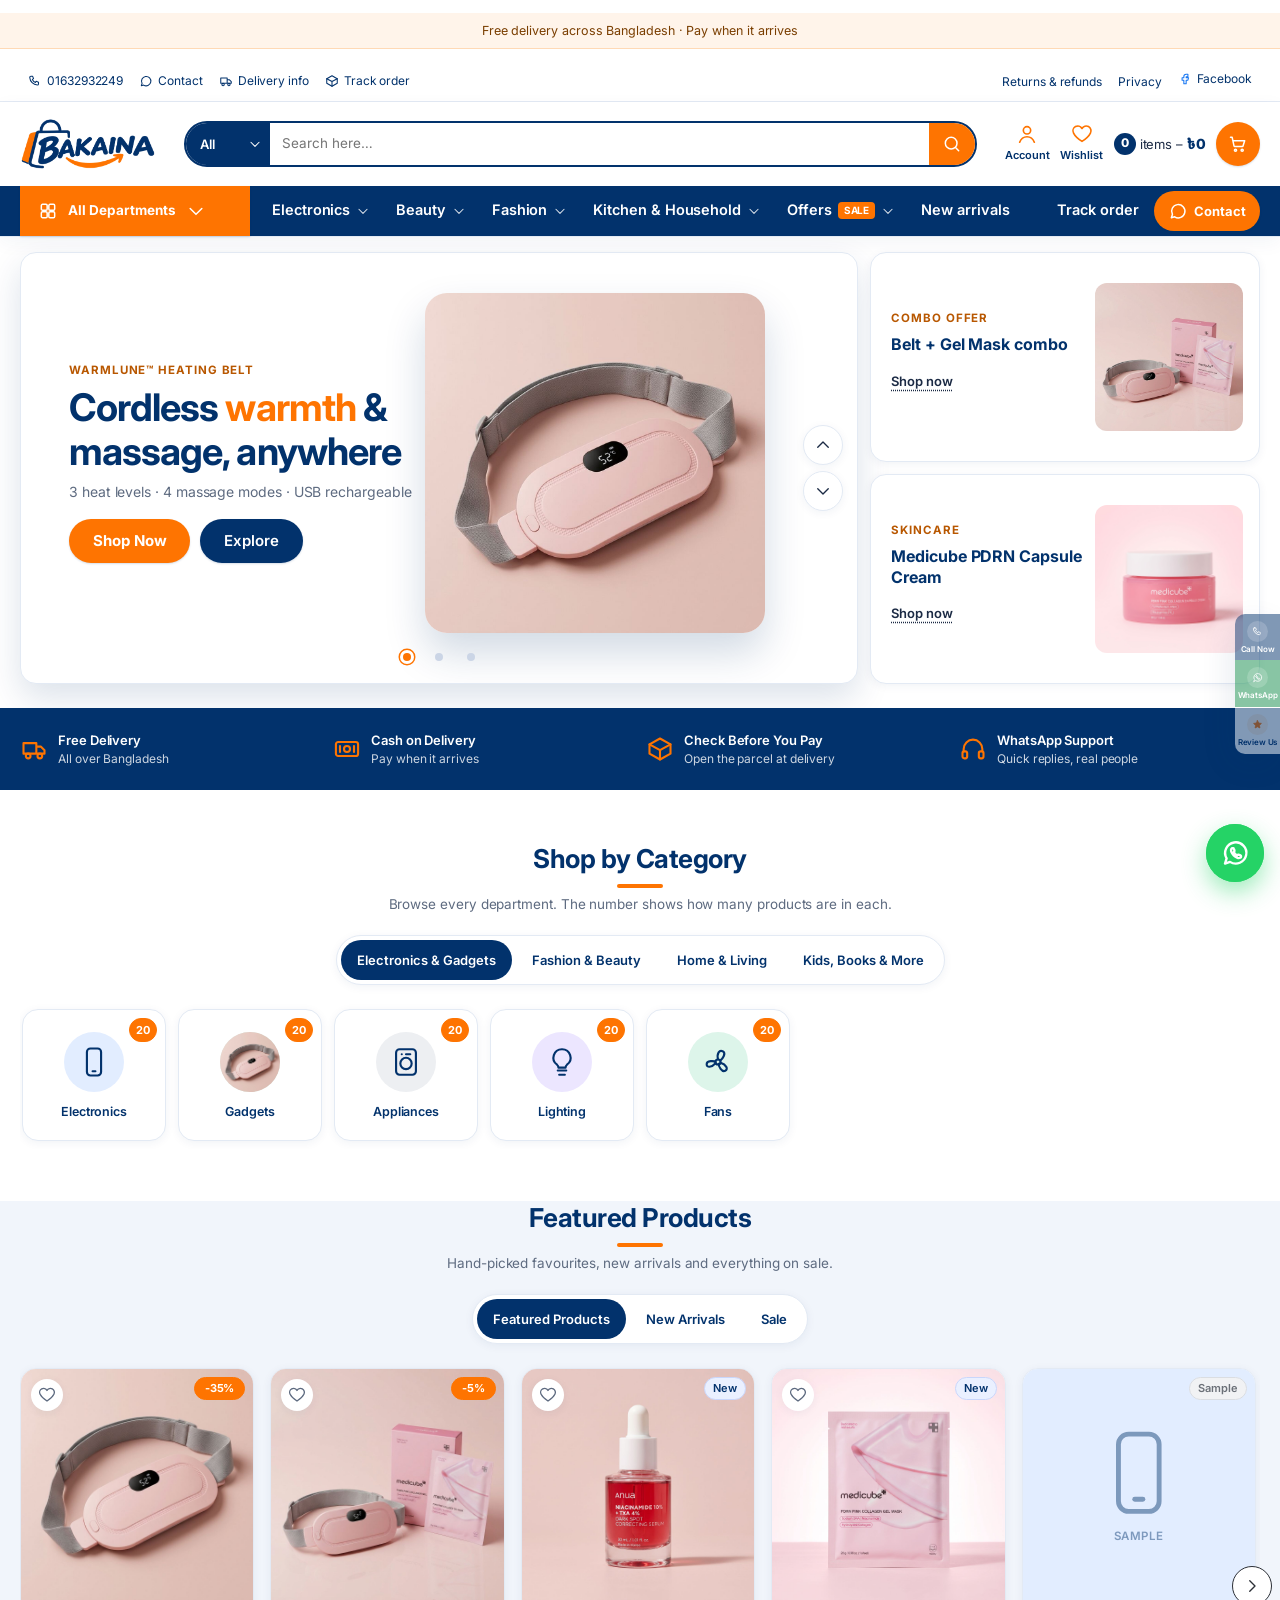
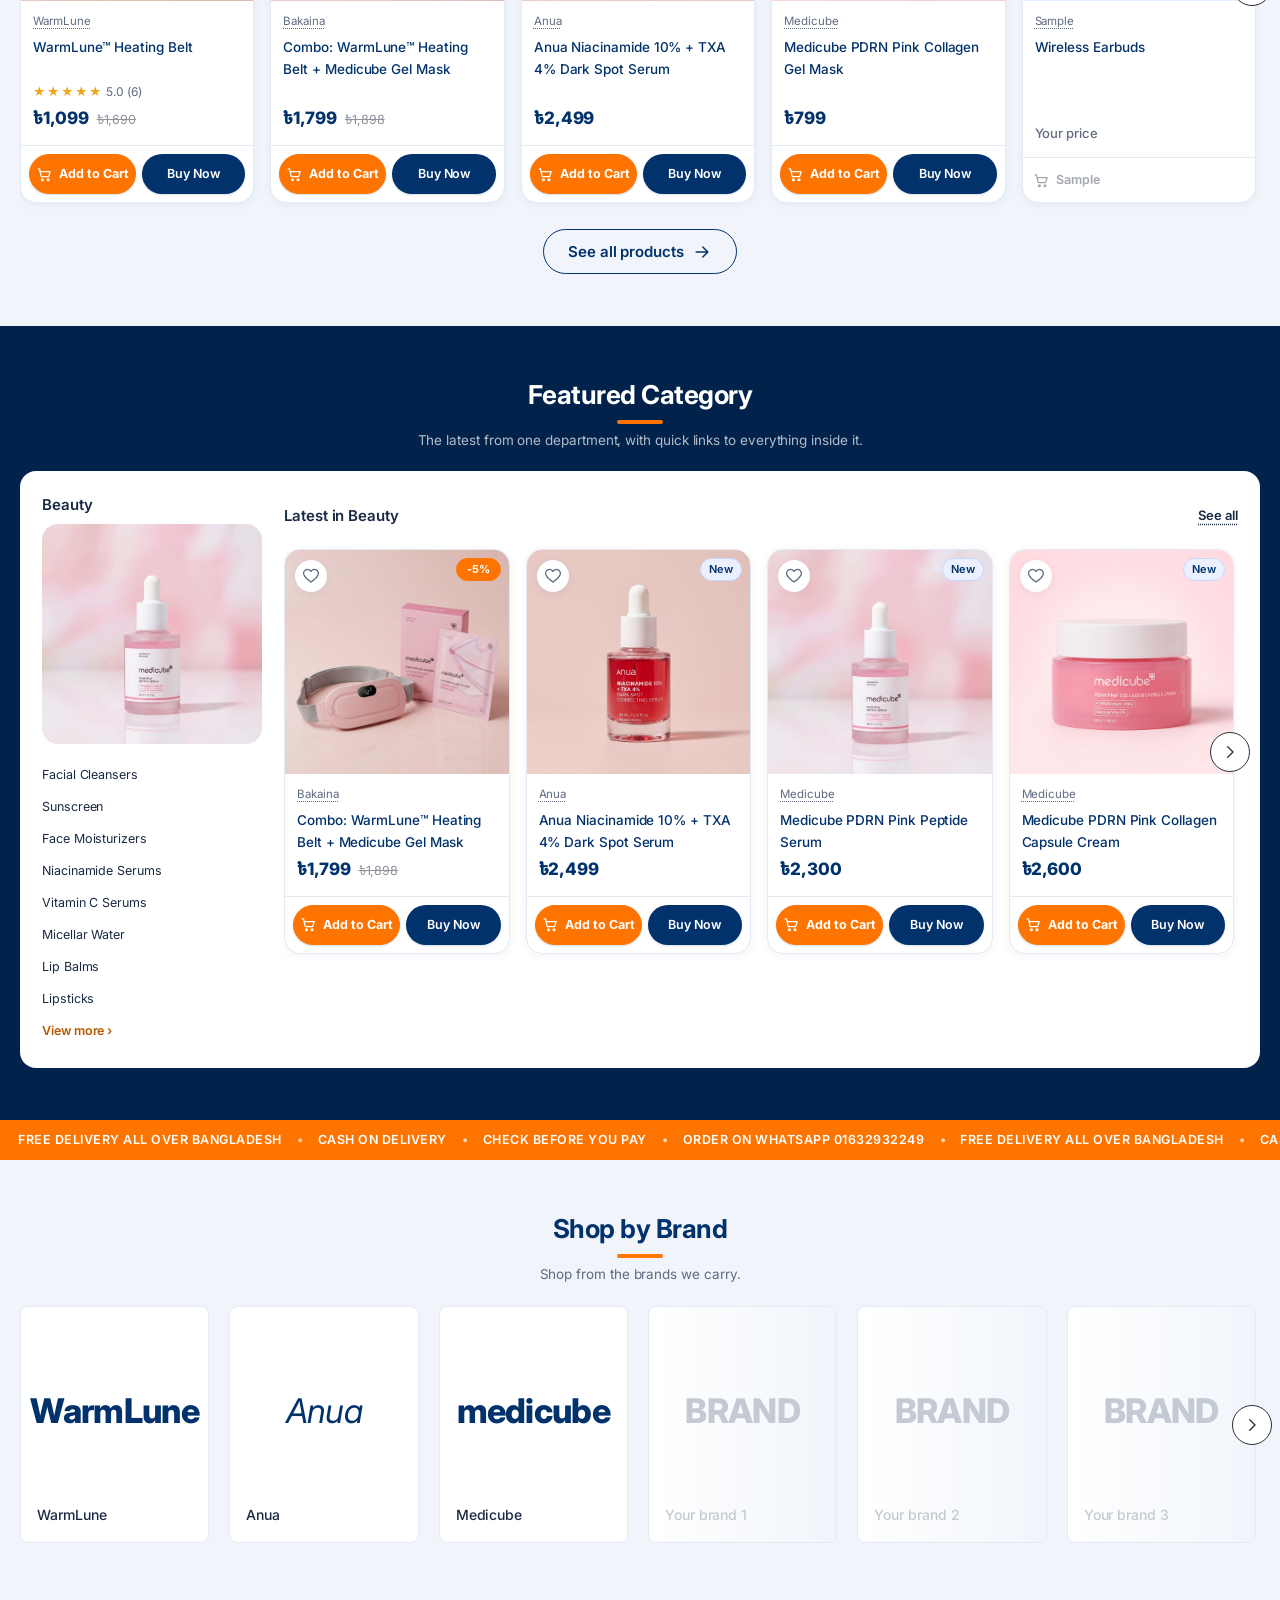
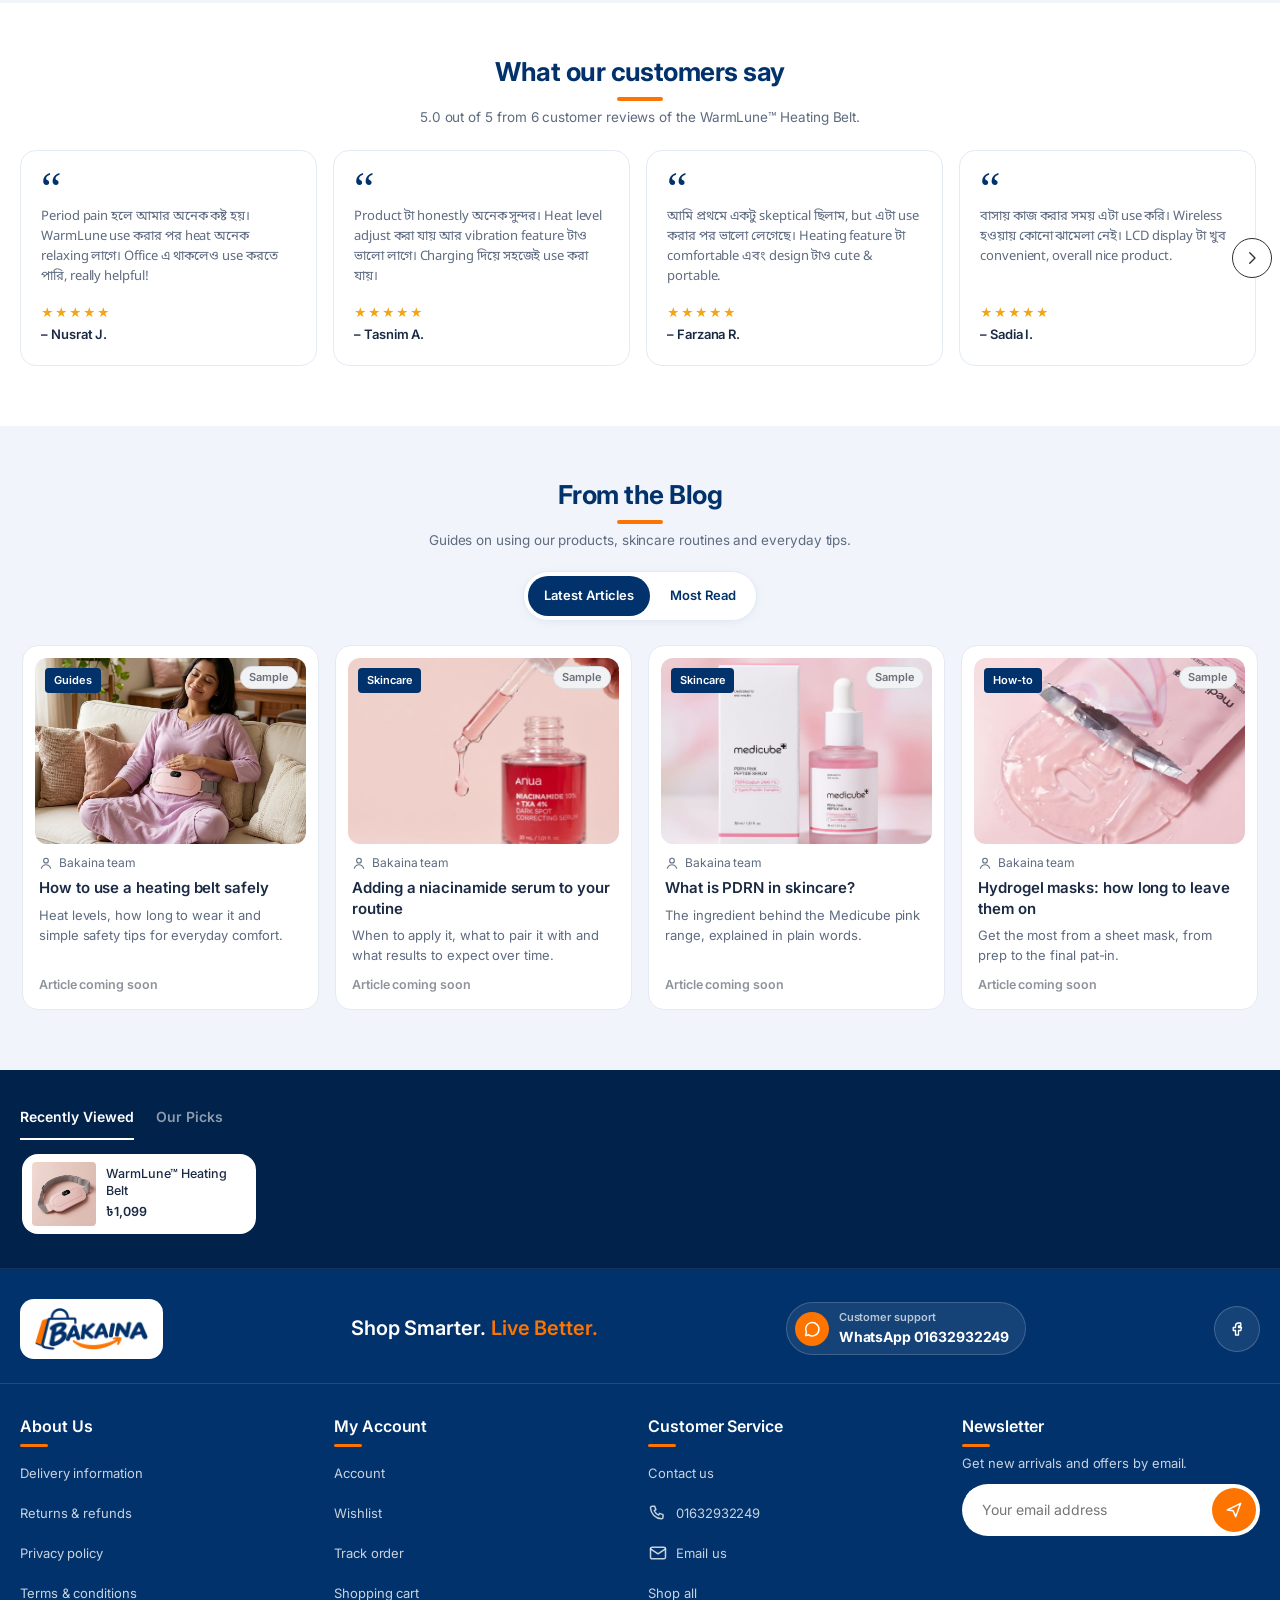
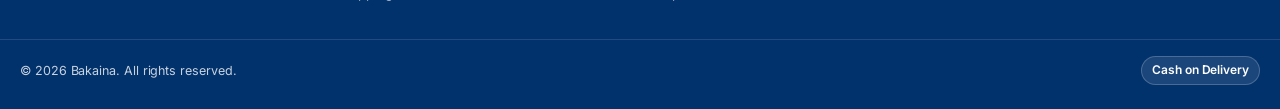
<file: home.html>
<!doctype html>
<html lang="bn"><head><meta charset="utf-8">
<title>Bakaina</title>
<meta name="robots" content="noindex">
<link rel="canonical" href="https://bakaina.com/">
<meta http-equiv="refresh" content="0; url=./">
<script>location.replace('./' + location.hash);</script>
</head><body><a href="./">Bakaina</a></body></html>
</file>
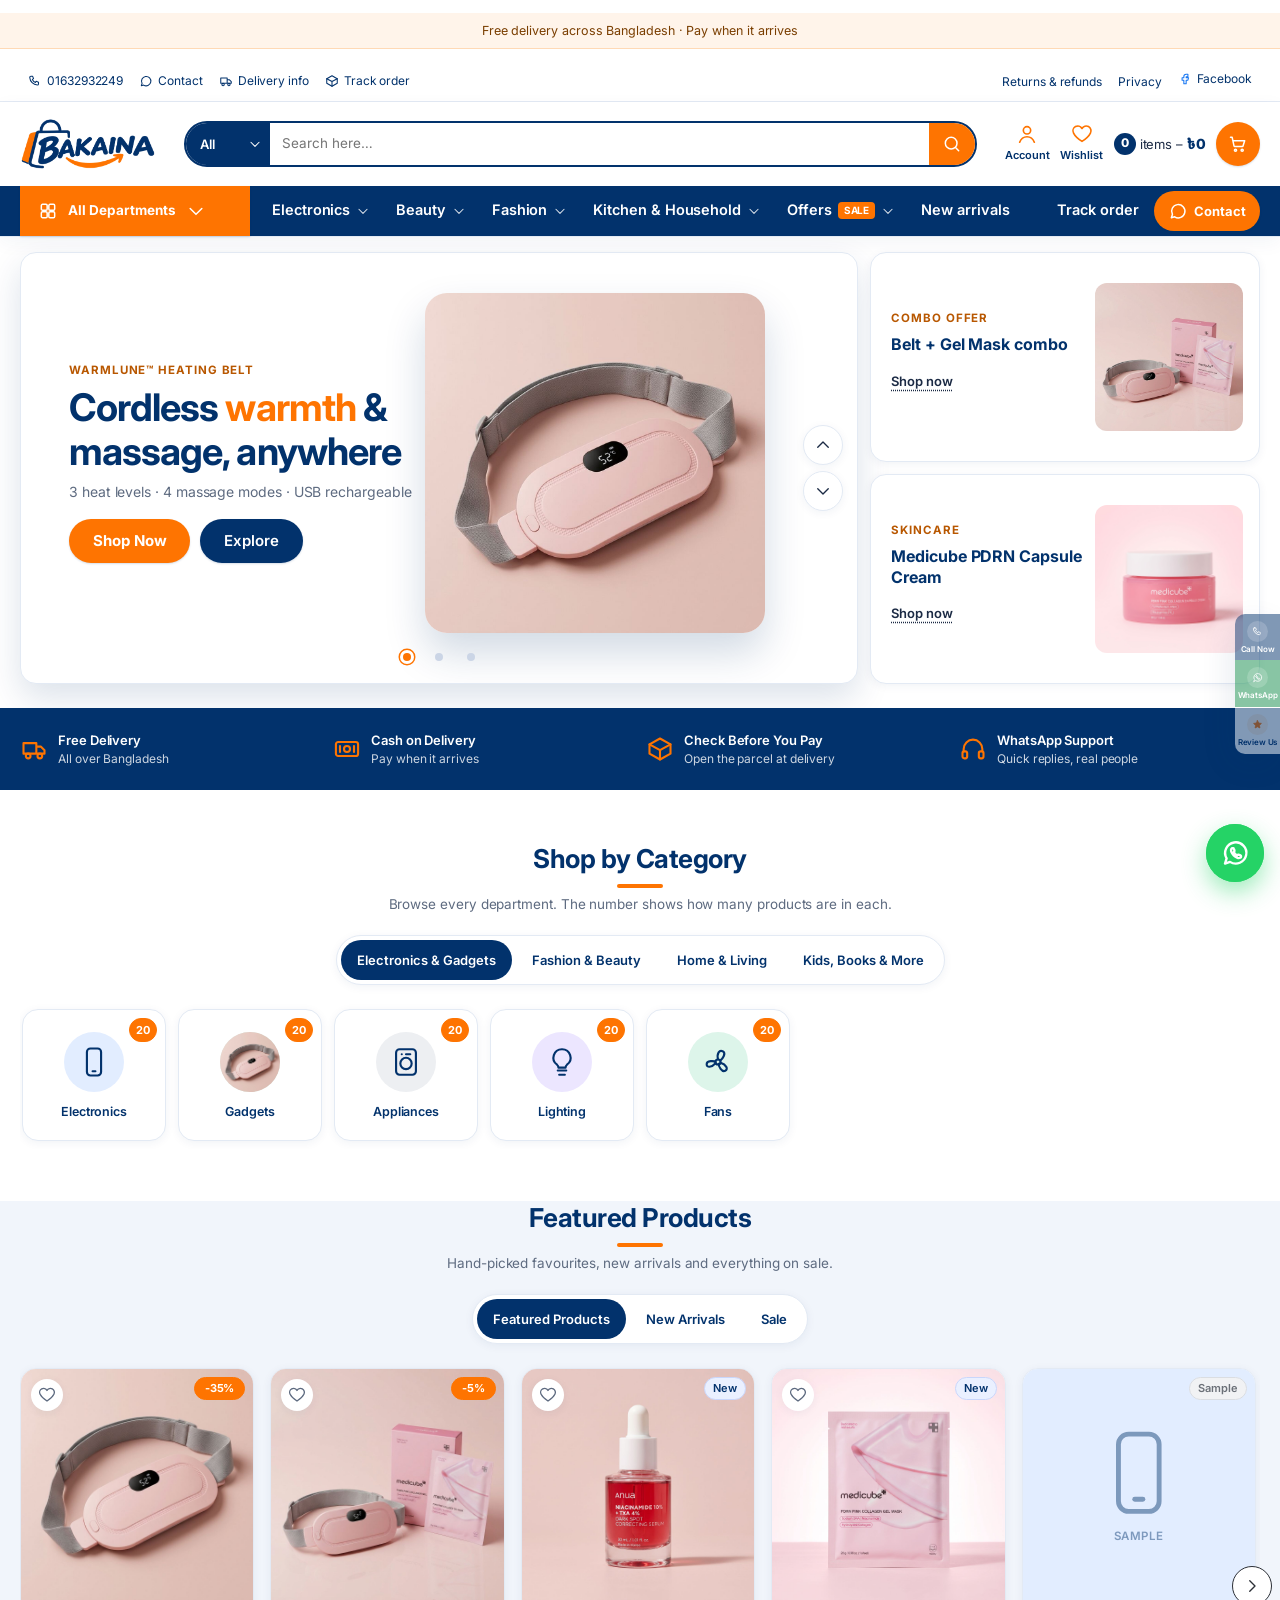
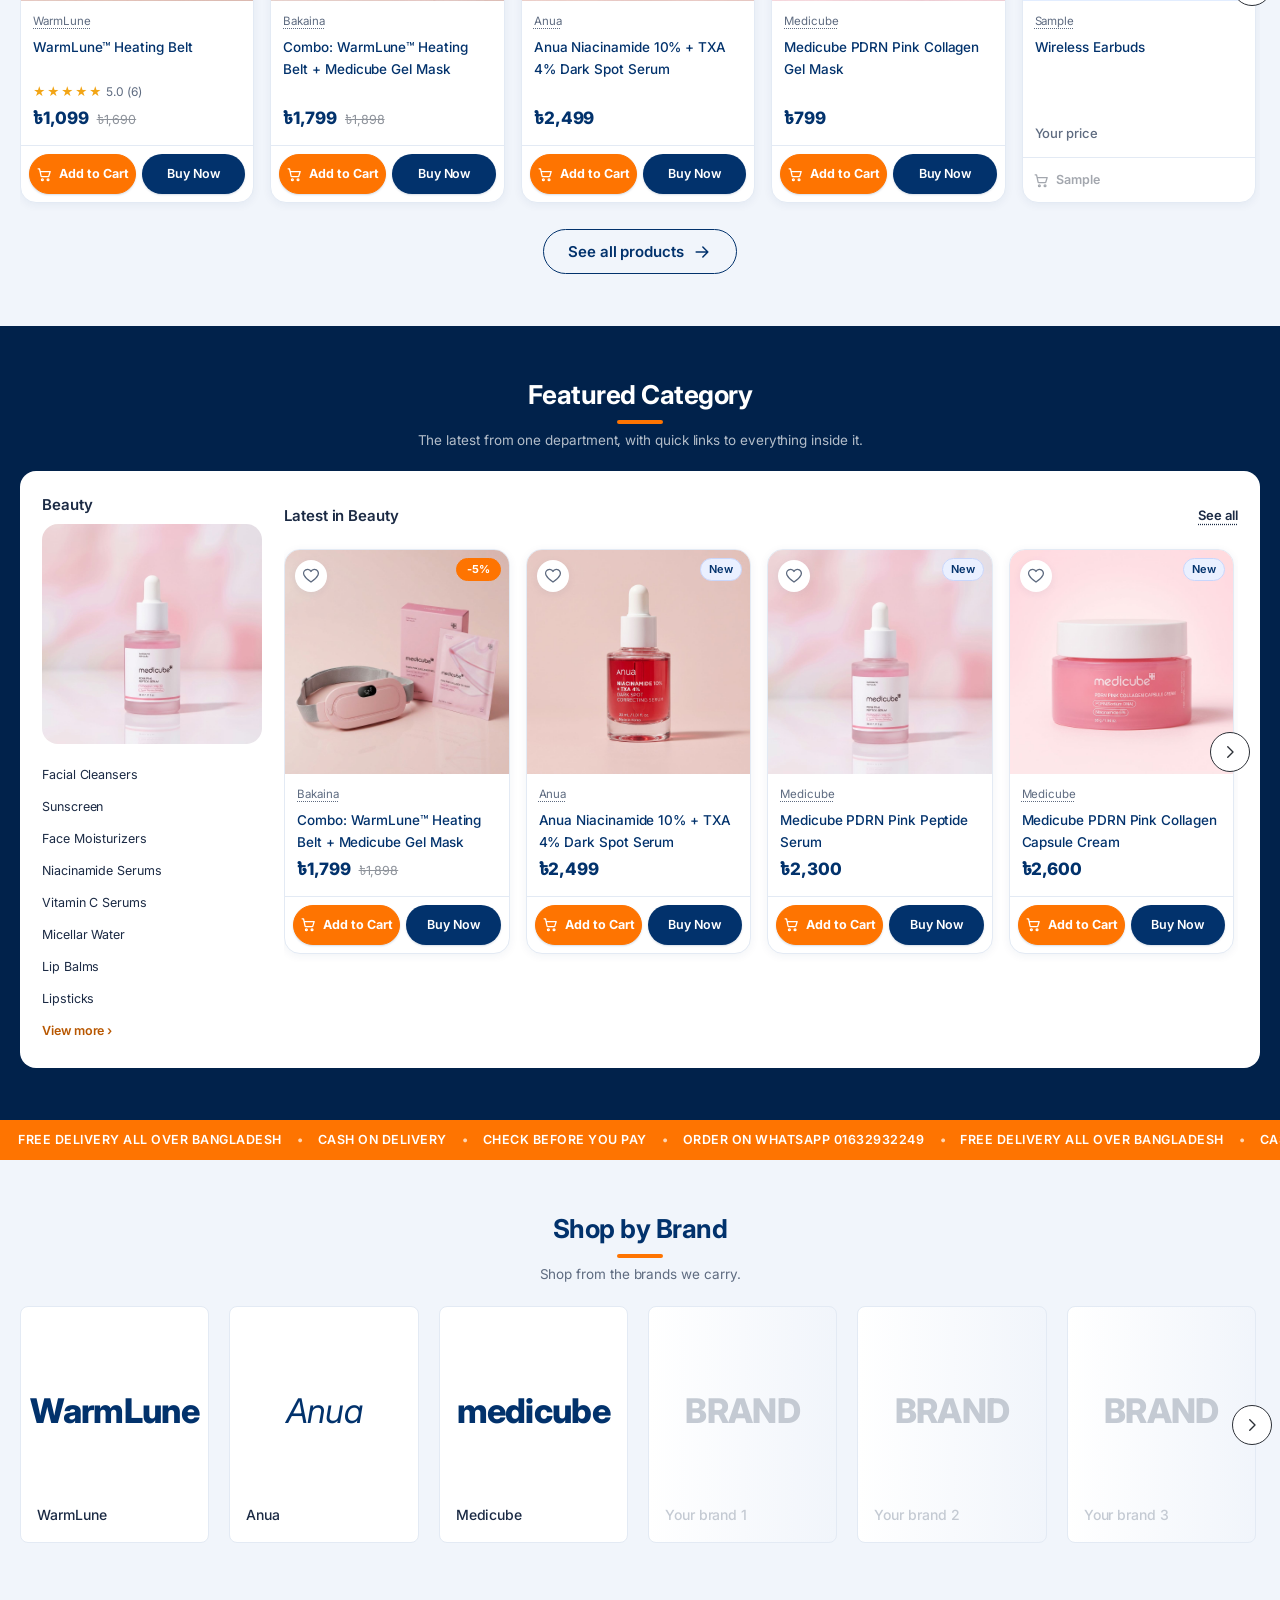
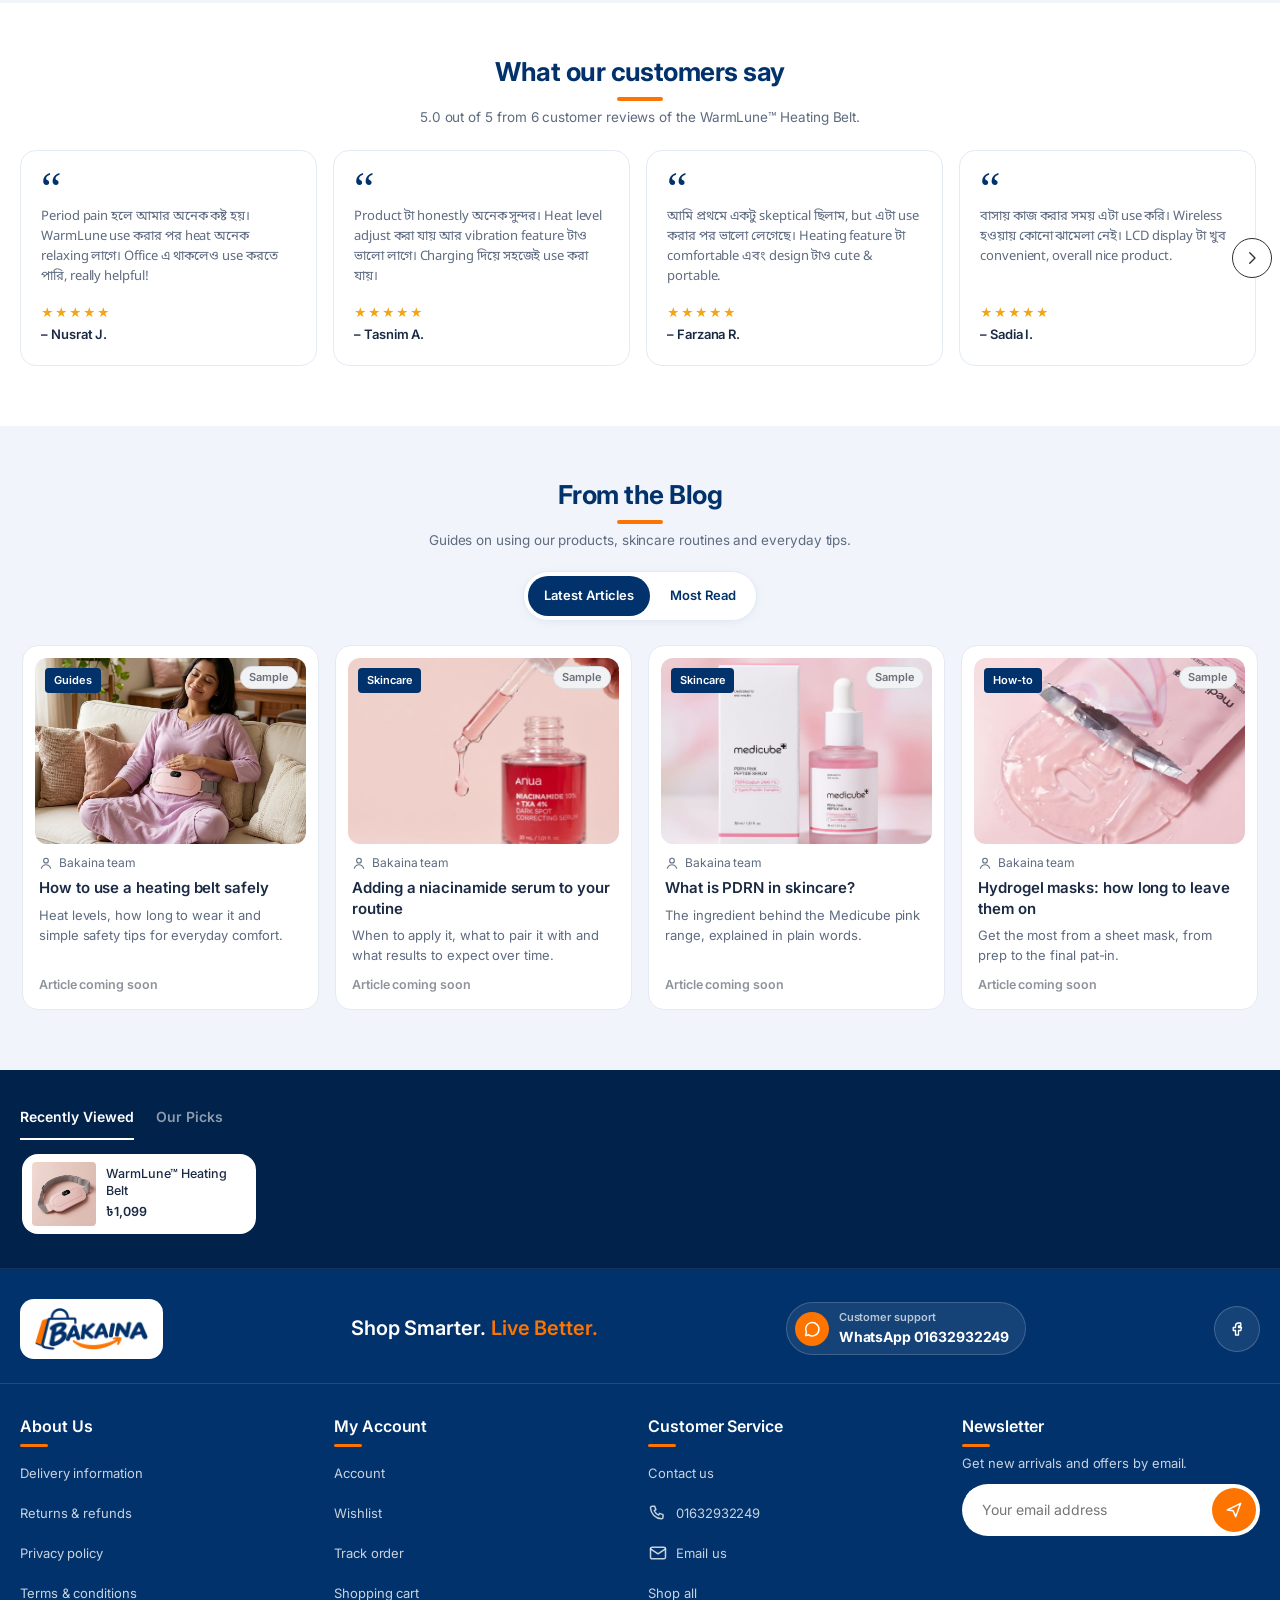
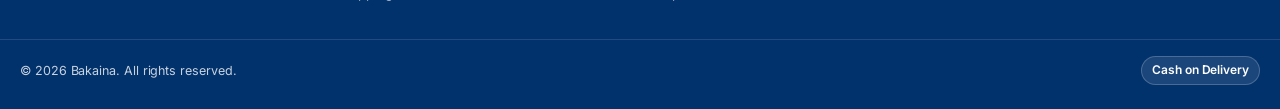
<file: preview.html>
<!doctype html>
<html lang="en">
<head>
<meta charset="utf-8">
<meta name="robots" content="noindex">
<title>Bakaina</title>
<script>
location.replace('./' + location.search + location.hash);
</script>
<meta http-equiv="refresh" content="0; url=./">
</head>
<body><p><a href="./">Go to Bakaina</a></p></body>
</html>
</file>
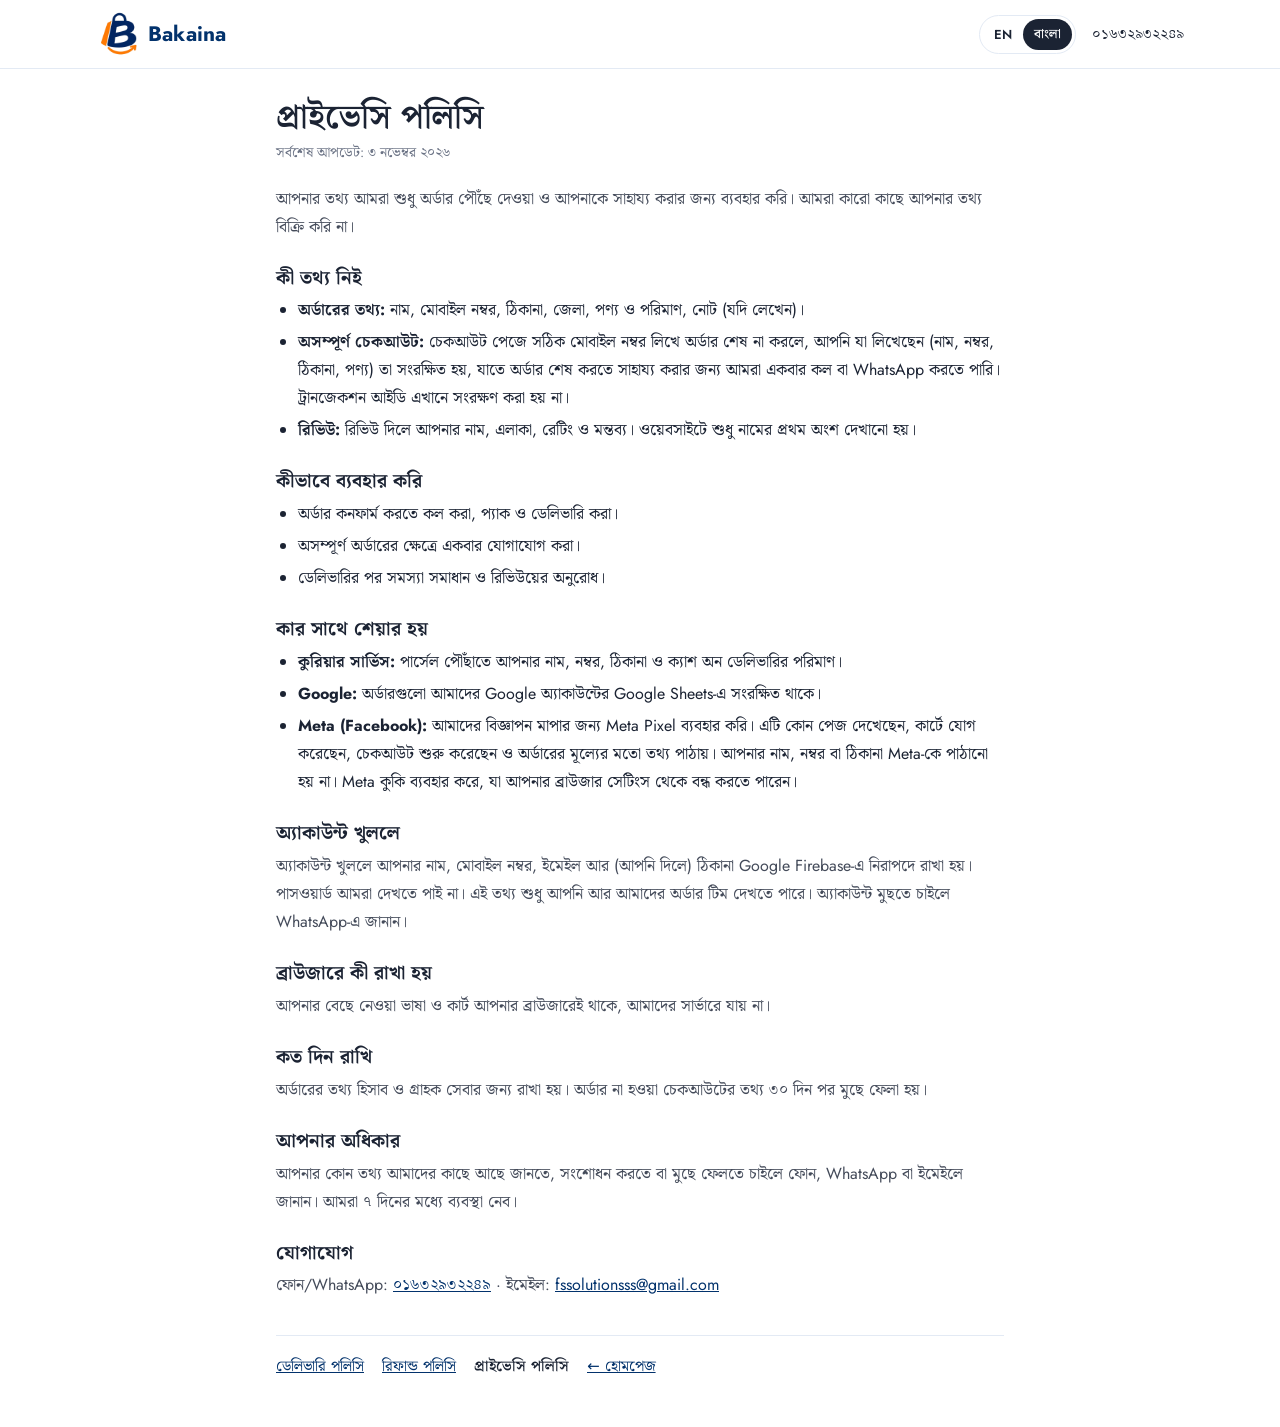
<file: privacy.html>
<!doctype html>
<html lang="bn" data-doc-title="doc.privacy">
<head>
<meta charset="utf-8">
<meta name="viewport" content="width=device-width, initial-scale=1, viewport-fit=cover">
<title>প্রাইভেসি পলিসি | Bakaina</title>
<meta name="description" content="Bakaina privacy policy.">
<meta name="theme-color" content="#02326C">
<link rel="icon" href="img/favicon-32.png" type="image/png" sizes="32x32">
<link rel="apple-touch-icon" href="img/apple-touch-icon.png">
<link rel="preconnect" href="https://fonts.googleapis.com">
<link rel="preconnect" href="https://fonts.gstatic.com" crossorigin>
<link href="https://fonts.googleapis.com/css2?family=Jost:wght@400;500;600&display=swap" rel="stylesheet">
<link rel="stylesheet" href="shop.css">
</head>
<body data-page="policy">

<header class="site-header">
  <div class="wrap">
    <a class="logo" href="./" aria-label="Bakaina"><img src="img/logo-mark.png" alt="" width="40" height="40" class="logo-img"><span class="logo-word">Bakaina</span></a>
<div class="lang" role="group" aria-label="ভাষা" data-i18n-aria="aria.lang"><button type="button" data-lang="en" aria-pressed="false">EN</button><button type="button" data-lang="bn" aria-pressed="true" class="on">বাংলা</button></div>
    <a class="header-call" href="#" data-tel><span data-phone></span></a>
  </div>
</header>

<main class="wrap policy">
  <article data-lang-block="bn">
<h1>প্রাইভেসি পলিসি</h1>
<p class="updated">সর্বশেষ আপডেট: ৩ নভেম্বর ২০২৬</p>
<p>আপনার তথ্য আমরা শুধু অর্ডার পৌঁছে দেওয়া ও আপনাকে সাহায্য করার জন্য ব্যবহার করি। আমরা কারো কাছে আপনার তথ্য বিক্রি করি না।</p>
<h2>কী তথ্য নিই</h2>
<ul>
<li><strong>অর্ডারের তথ্য:</strong> নাম, মোবাইল নম্বর, ঠিকানা, জেলা, পণ্য ও পরিমাণ, নোট (যদি লেখেন)।</li>
<li><strong>অসম্পূর্ণ চেকআউট:</strong> চেকআউট পেজে সঠিক মোবাইল নম্বর লিখে অর্ডার শেষ না করলে, আপনি যা লিখেছেন (নাম, নম্বর, ঠিকানা, পণ্য) তা সংরক্ষিত হয়, যাতে অর্ডার শেষ করতে সাহায্য করার জন্য আমরা একবার কল বা WhatsApp করতে পারি। ট্রানজেকশন আইডি এখানে সংরক্ষণ করা হয় না।</li>
<li><strong>রিভিউ:</strong> রিভিউ দিলে আপনার নাম, এলাকা, রেটিং ও মন্তব্য। ওয়েবসাইটে শুধু নামের প্রথম অংশ দেখানো হয়।</li>
</ul>
<h2>কীভাবে ব্যবহার করি</h2>
<ul>
<li>অর্ডার কনফার্ম করতে কল করা, প্যাক ও ডেলিভারি করা।</li>
<li>অসম্পূর্ণ অর্ডারের ক্ষেত্রে একবার যোগাযোগ করা।</li>
<li>ডেলিভারির পর সমস্যা সমাধান ও রিভিউয়ের অনুরোধ।</li>
</ul>
<h2>কার সাথে শেয়ার হয়</h2>
<ul>
<li><strong>কুরিয়ার সার্ভিস:</strong> পার্সেল পৌঁছাতে আপনার নাম, নম্বর, ঠিকানা ও ক্যাশ অন ডেলিভারির পরিমাণ।</li>
<li><strong>Google:</strong> অর্ডারগুলো আমাদের Google অ্যাকাউন্টের Google Sheets-এ সংরক্ষিত থাকে।</li>
<li><strong>Meta (Facebook):</strong> আমাদের বিজ্ঞাপন মাপার জন্য Meta Pixel ব্যবহার করি। এটি কোন পেজ দেখেছেন, কার্টে যোগ করেছেন, চেকআউট শুরু করেছেন ও অর্ডারের মূল্যের মতো তথ্য পাঠায়। আপনার নাম, নম্বর বা ঠিকানা Meta-কে পাঠানো হয় না। Meta কুকি ব্যবহার করে, যা আপনার ব্রাউজার সেটিংস থেকে বন্ধ করতে পারেন।</li>
</ul>
<h2>অ্যাকাউন্ট খুললে</h2>
<p>অ্যাকাউন্ট খুললে আপনার নাম, মোবাইল নম্বর, ইমেইল আর (আপনি দিলে) ঠিকানা Google Firebase-এ নিরাপদে রাখা হয়। পাসওয়ার্ড আমরা দেখতে পাই না। এই তথ্য শুধু আপনি আর আমাদের অর্ডার টিম দেখতে পারে। অ্যাকাউন্ট মুছতে চাইলে WhatsApp-এ জানান।</p>
<h2>ব্রাউজারে কী রাখা হয়</h2>
<p>আপনার বেছে নেওয়া ভাষা ও কার্ট আপনার ব্রাউজারেই থাকে, আমাদের সার্ভারে যায় না।</p>
<h2>কত দিন রাখি</h2>
<p>অর্ডারের তথ্য হিসাব ও গ্রাহক সেবার জন্য রাখা হয়। অর্ডার না হওয়া চেকআউটের তথ্য ৩০ দিন পর মুছে ফেলা হয়।</p>
<h2>আপনার অধিকার</h2>
<p>আপনার কোন তথ্য আমাদের কাছে আছে জানতে, সংশোধন করতে বা মুছে ফেলতে চাইলে ফোন, WhatsApp বা ইমেইলে জানান। আমরা ৭ দিনের মধ্যে ব্যবস্থা নেব।</p>
<h2>যোগাযোগ</h2>
<p>ফোন/WhatsApp: <a href="#" data-tel><span data-phone></span></a> · ইমেইল: <a href="#" data-email-link><span data-email></span></a></p>
</article>
  <article data-lang-block="en" lang="en" hidden>
<h1>Privacy policy</h1>
<p class="updated">Last updated: 3 November 2026</p>
<p>We use your details only to deliver your order and to help you. We never sell your information.</p>
<h2>What we collect</h2>
<ul>
<li><strong>Order details:</strong> name, mobile number, address, district, product and quantity, and any note you add.</li>
<li><strong>Unfinished checkouts:</strong> if you type a valid mobile number on the checkout page but do not finish, what you entered (name, number, address, product) is saved so we can call or WhatsApp you once to help you finish. Transaction IDs are never saved here.</li>
<li><strong>Reviews:</strong> your name, area, rating and comment. Only a shortened name is shown on the website.</li>
</ul>
<h2>How we use it</h2>
<ul>
<li>To call you to confirm the order, and to pack and deliver it.</li>
<li>To contact you once about an unfinished order.</li>
<li>For after-sales help and to ask for a review after delivery.</li>
</ul>
<h2>Who we share it with</h2>
<ul>
<li><strong>Courier service:</strong> your name, number, address and the cash-on-delivery amount, to deliver the parcel.</li>
<li><strong>Google:</strong> orders are stored in Google Sheets in our Google account.</li>
<li><strong>Meta (Facebook):</strong> we use the Meta Pixel to measure our ads. It sends events such as pages viewed, add to cart, checkout started and the order value. Your name, number and address are not sent to Meta. Meta uses cookies, which you can block in your browser settings.</li>
</ul>
<h2>If you create an account</h2>
<p>Your name, mobile number, email and (if you add it) address are stored securely in Google Firebase. We never see your password. Only you and our order team can view these details. To delete your account, message us on WhatsApp.</p>
<h2>Stored in your browser</h2>
<p>Your language choice and cart are kept in your own browser and are not sent to us.</p>
<h2>How long we keep it</h2>
<p>Order records are kept for accounting and customer service. Details from checkouts that never became an order are deleted after 30 days.</p>
<h2>Your rights</h2>
<p>To see, correct or delete the information we hold about you, contact us by phone, WhatsApp or email. We act within 7 days.</p>
<h2>Contact</h2>
<p>Phone/WhatsApp: <a href="#" data-tel><span data-phone></span></a> · Email: <a href="#" data-email-link><span data-email></span></a></p>
</article>
  <nav class="policy-nav" aria-label="Policies"><a href="delivery.html" data-i18n="foot.delivery">ডেলিভারি পলিসি</a><a href="refund.html" data-i18n="foot.refund">রিফান্ড পলিসি</a><a href="privacy.html" aria-current="page" data-i18n="foot.privacy">প্রাইভেসি পলিসি</a><a href="./" data-i18n="pol.home">← হোমপেজ</a></nav>
</main>

<script src="i18n.js"></script>
<script src="config.js"></script>
<script src="shop.js" defer></script>
</body>
</html>
</file>
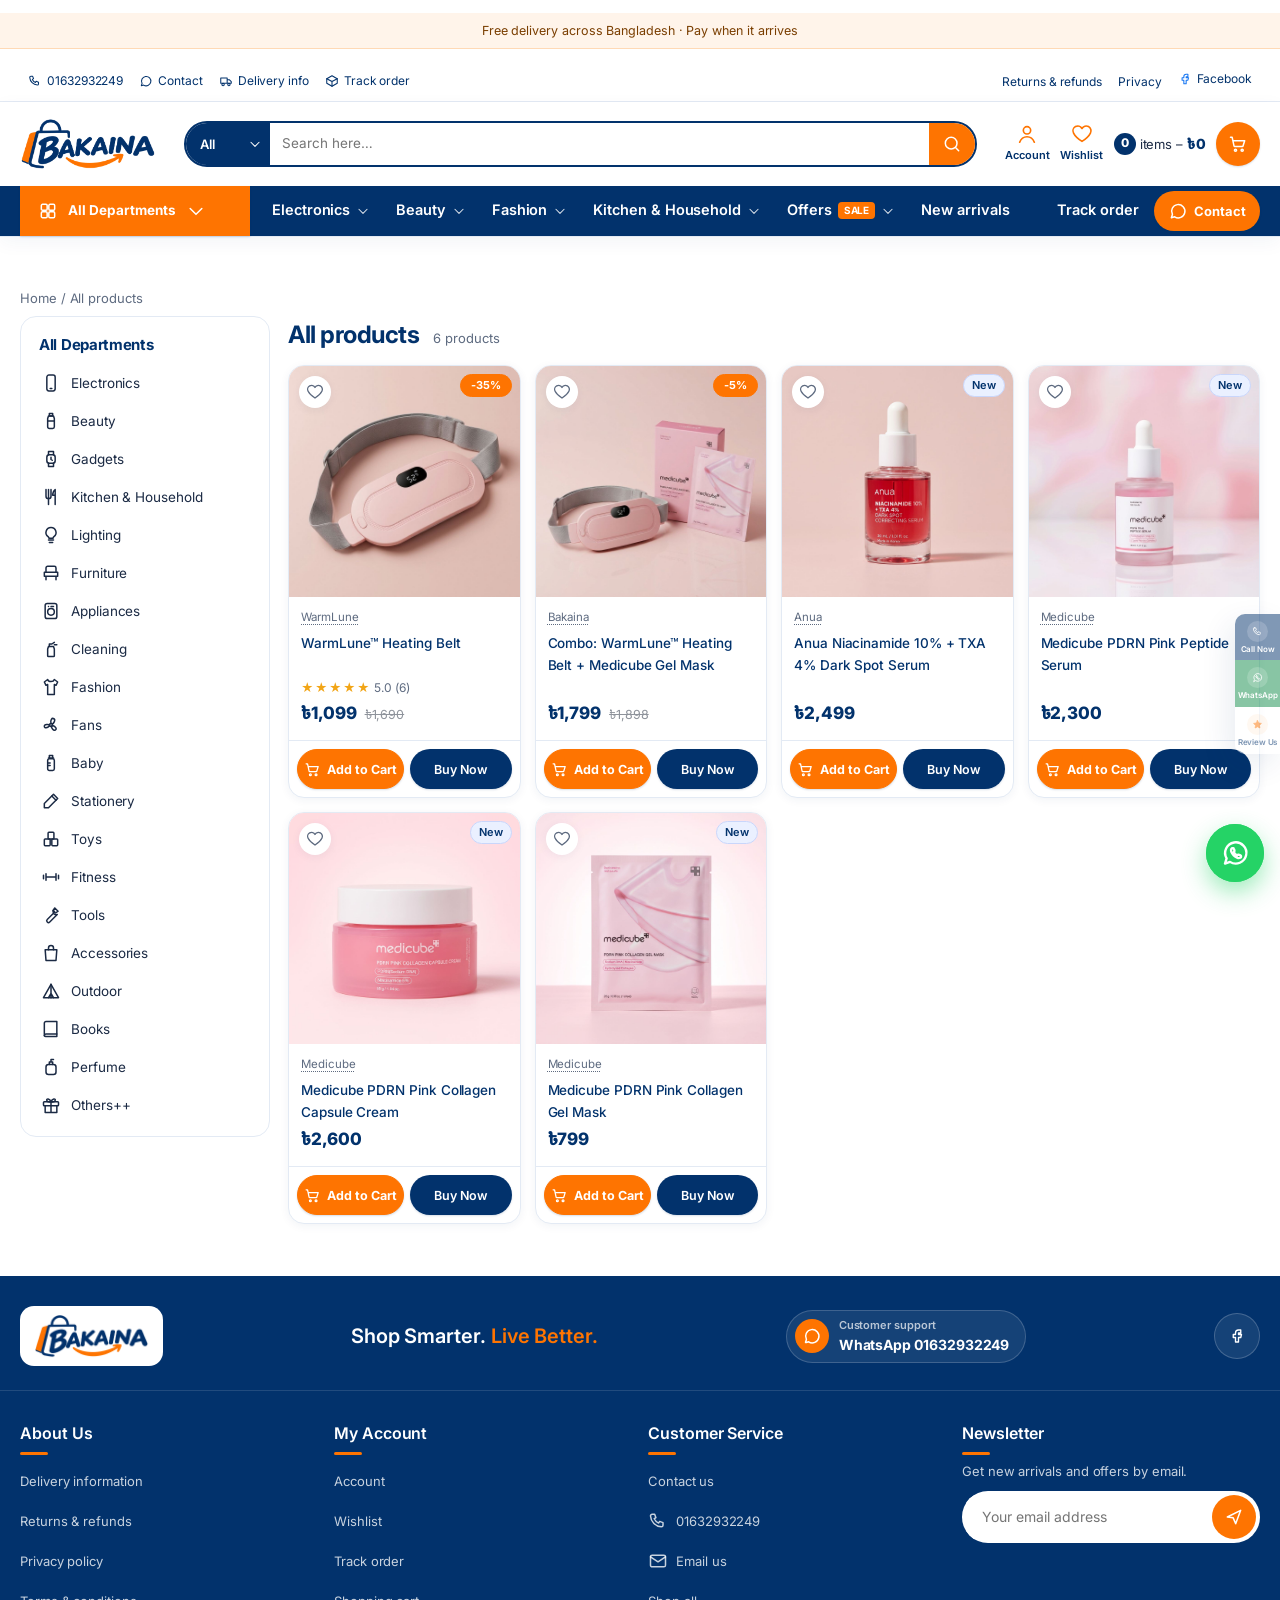
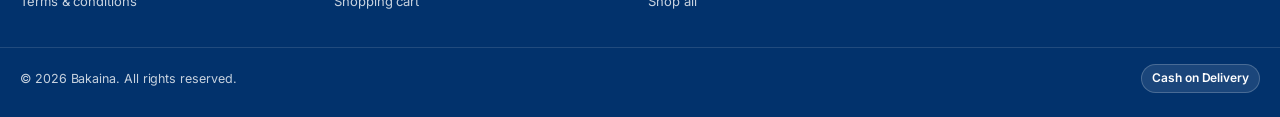
<file: product.html>
<!doctype html>
<html lang="en">
<head>
<meta charset="utf-8">
<meta name="robots" content="noindex">
<title>Bakaina</title>
<script>
(function () { var id = new URLSearchParams(location.search).get('id'); location.replace(id ? './?view=product&id=' + encodeURIComponent(id) : './?view=list'); })();
</script>
<meta http-equiv="refresh" content="0; url=./">
</head>
<body><p><a href="./">Go to Bakaina</a></p></body>
</html>
</file>
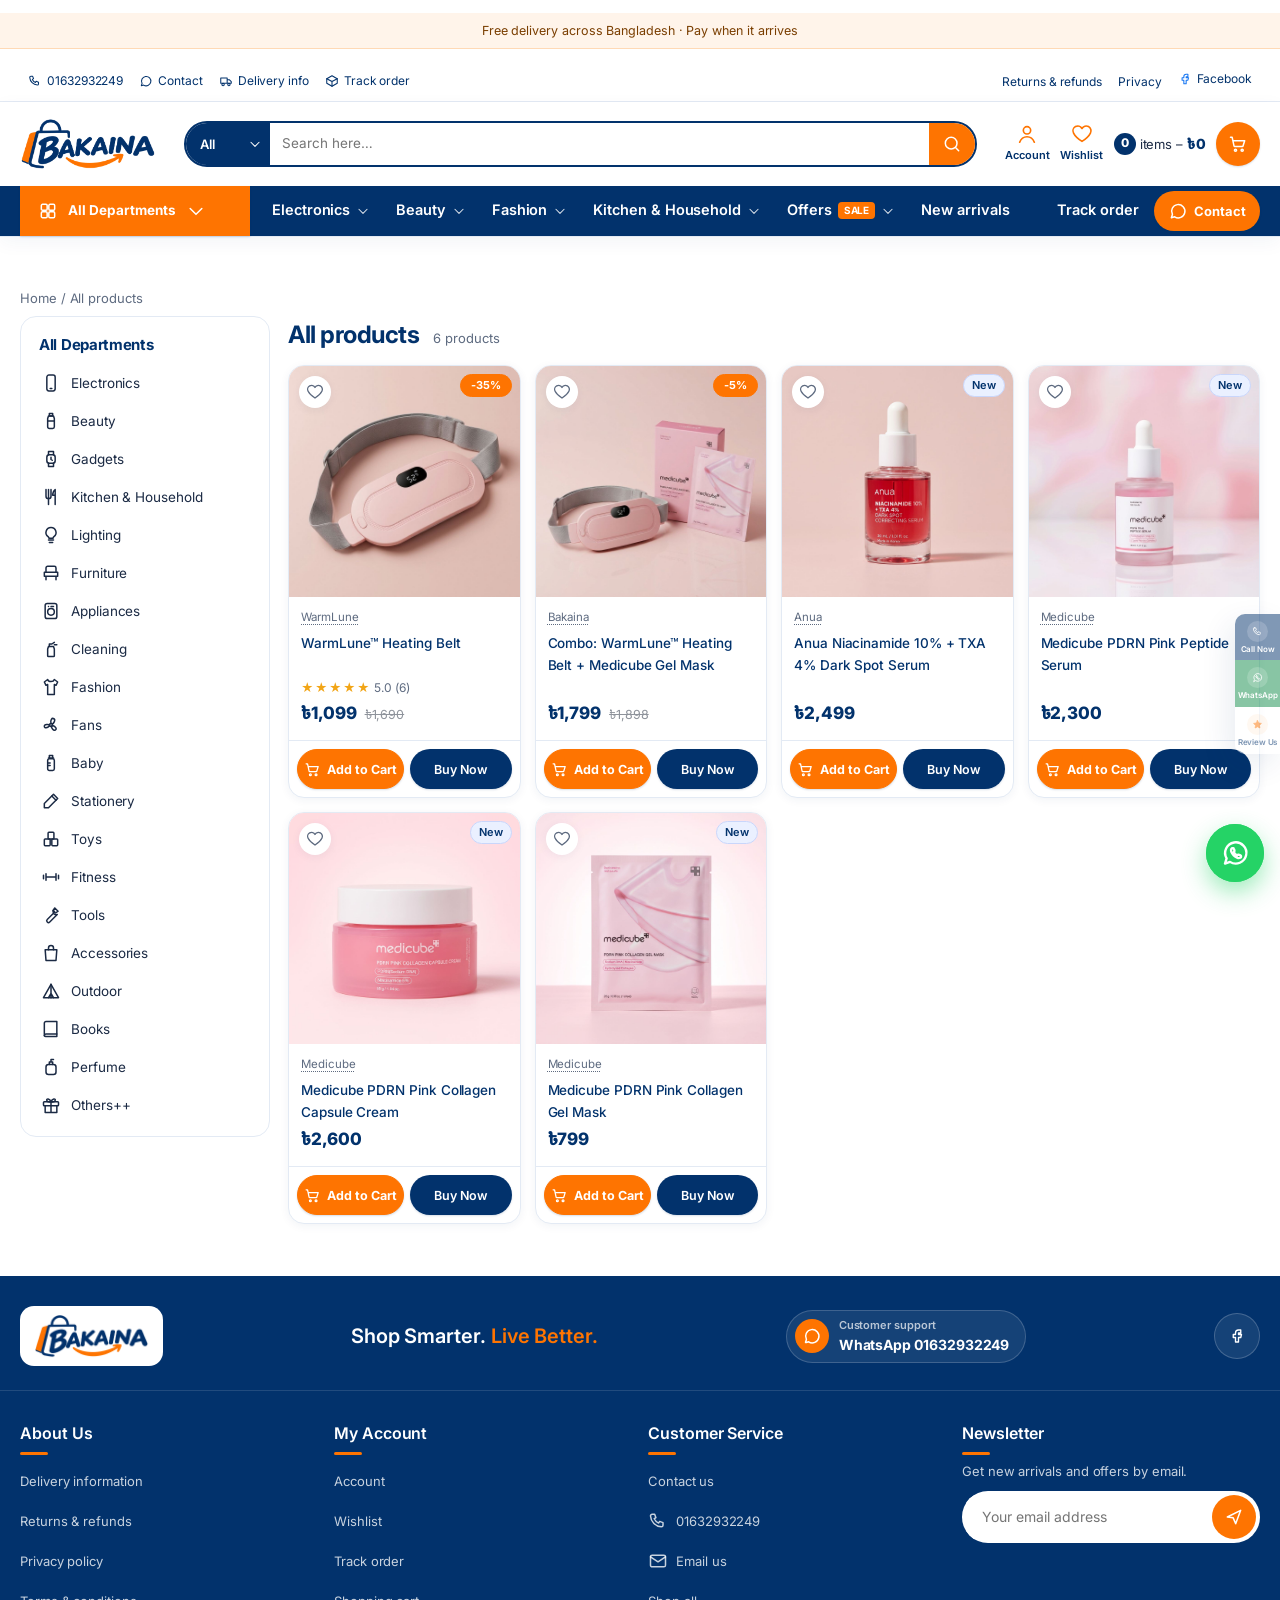
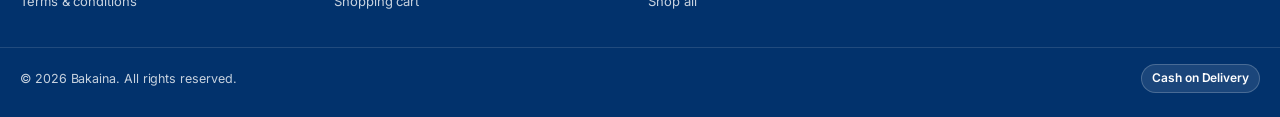
<file: products.html>
<!doctype html>
<html lang="en">
<head>
<meta charset="utf-8">
<meta name="robots" content="noindex">
<title>Bakaina</title>
<script>
(function () { var q = new URLSearchParams(location.search), o = new URLSearchParams(), map = { skincare: 'beauty', bodycare: 'beauty', haircare: 'beauty', appliance: 'appliances', household: 'kitchen' };
  var v = q.get('view'), cat = q.get('cat');
  if (v === 'wishlist' || v === 'account') o.set('view', v);
  else if (cat) { o.set('view', 'cat'); o.set('c', map[cat] || cat); }
  else { o.set('view', 'list'); ['q', 'sale', 'tag'].forEach(function (k) { if (q.get(k)) o.set(k, q.get(k)); }); }
  location.replace('./?' + o.toString()); })();
</script>
<meta http-equiv="refresh" content="0; url=./">
</head>
<body><p><a href="./">Go to Bakaina</a></p></body>
</html>
</file>
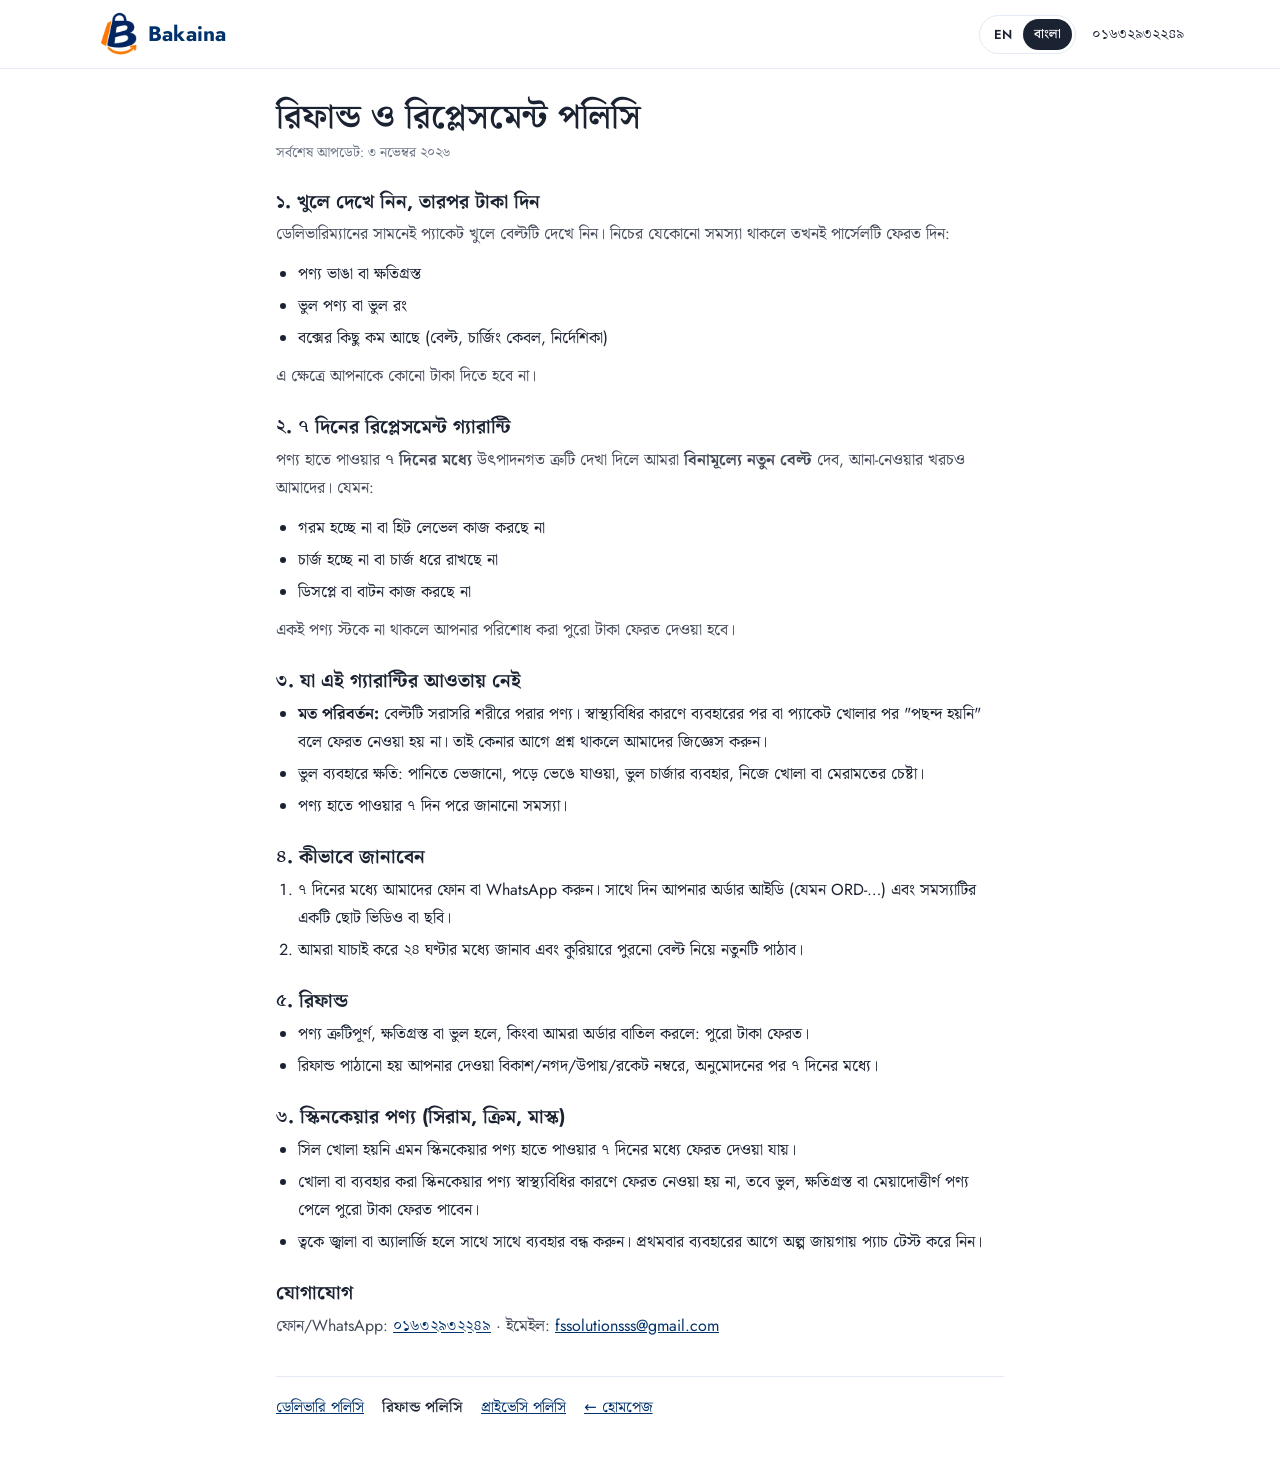
<file: refund.html>
<!doctype html>
<html lang="bn" data-doc-title="doc.refund">
<head>
<meta charset="utf-8">
<meta name="viewport" content="width=device-width, initial-scale=1, viewport-fit=cover">
<title>রিফান্ড ও রিপ্লেসমেন্ট পলিসি | Bakaina</title>
<meta name="description" content="Bakaina refund & replacement policy.">
<meta name="theme-color" content="#02326C">
<link rel="icon" href="img/favicon-32.png" type="image/png" sizes="32x32">
<link rel="apple-touch-icon" href="img/apple-touch-icon.png">
<link rel="preconnect" href="https://fonts.googleapis.com">
<link rel="preconnect" href="https://fonts.gstatic.com" crossorigin>
<link href="https://fonts.googleapis.com/css2?family=Jost:wght@400;500;600&display=swap" rel="stylesheet">
<link rel="stylesheet" href="shop.css">
</head>
<body data-page="policy">

<header class="site-header">
  <div class="wrap">
    <a class="logo" href="./" aria-label="Bakaina"><img src="img/logo-mark.png" alt="" width="40" height="40" class="logo-img"><span class="logo-word">Bakaina</span></a>
<div class="lang" role="group" aria-label="ভাষা" data-i18n-aria="aria.lang"><button type="button" data-lang="en" aria-pressed="false">EN</button><button type="button" data-lang="bn" aria-pressed="true" class="on">বাংলা</button></div>
    <a class="header-call" href="#" data-tel><span data-phone></span></a>
  </div>
</header>

<main class="wrap policy">
  <article data-lang-block="bn">
<h1>রিফান্ড ও রিপ্লেসমেন্ট পলিসি</h1>
<p class="updated">সর্বশেষ আপডেট: ৩ নভেম্বর ২০২৬</p>
<h2>১. খুলে দেখে নিন, তারপর টাকা দিন</h2>
<p>ডেলিভারিম্যানের সামনেই প্যাকেট খুলে বেল্টটি দেখে নিন। নিচের যেকোনো সমস্যা থাকলে তখনই পার্সেলটি ফেরত দিন:</p>
<ul>
<li>পণ্য ভাঙা বা ক্ষতিগ্রস্ত</li>
<li>ভুল পণ্য বা ভুল রং</li>
<li>বক্সের কিছু কম আছে (বেল্ট, চার্জিং কেবল, নির্দেশিকা)</li>
</ul>
<p>এ ক্ষেত্রে আপনাকে কোনো টাকা দিতে হবে না।</p>
<h2>২. ৭ দিনের রিপ্লেসমেন্ট গ্যারান্টি</h2>
<p>পণ্য হাতে পাওয়ার <strong>৭ দিনের মধ্যে</strong> উৎপাদনগত ত্রুটি দেখা দিলে আমরা <strong>বিনামূল্যে নতুন বেল্ট</strong> দেব, আনা-নেওয়ার খরচও আমাদের। যেমন:</p>
<ul>
<li>গরম হচ্ছে না বা হিট লেভেল কাজ করছে না</li>
<li>চার্জ হচ্ছে না বা চার্জ ধরে রাখছে না</li>
<li>ডিসপ্লে বা বাটন কাজ করছে না</li>
</ul>
<p>একই পণ্য স্টকে না থাকলে আপনার পরিশোধ করা পুরো টাকা ফেরত দেওয়া হবে।</p>
<h2>৩. যা এই গ্যারান্টির আওতায় নেই</h2>
<ul>
<li><strong>মত পরিবর্তন:</strong> বেল্টটি সরাসরি শরীরে পরার পণ্য। স্বাস্থ্যবিধির কারণে ব্যবহারের পর বা প্যাকেট খোলার পর "পছন্দ হয়নি" বলে ফেরত নেওয়া হয় না। তাই কেনার আগে প্রশ্ন থাকলে আমাদের জিজ্ঞেস করুন।</li>
<li>ভুল ব্যবহারে ক্ষতি: পানিতে ভেজানো, পড়ে ভেঙে যাওয়া, ভুল চার্জার ব্যবহার, নিজে খোলা বা মেরামতের চেষ্টা।</li>
<li>পণ্য হাতে পাওয়ার ৭ দিন পরে জানানো সমস্যা।</li>
</ul>
<h2>৪. কীভাবে জানাবেন</h2>
<ol>
<li>৭ দিনের মধ্যে আমাদের ফোন বা WhatsApp করুন। সাথে দিন আপনার অর্ডার আইডি (যেমন ORD-…) এবং সমস্যাটির একটি ছোট ভিডিও বা ছবি।</li>
<li>আমরা যাচাই করে ২৪ ঘণ্টার মধ্যে জানাব এবং কুরিয়ারে পুরনো বেল্ট নিয়ে নতুনটি পাঠাব।</li>
</ol>
<h2>৫. রিফান্ড</h2>
<ul>
<li>পণ্য ত্রুটিপূর্ণ, ক্ষতিগ্রস্ত বা ভুল হলে, কিংবা আমরা অর্ডার বাতিল করলে: পুরো টাকা ফেরত।</li>
<li>রিফান্ড পাঠানো হয় আপনার দেওয়া বিকাশ/নগদ/উপায়/রকেট নম্বরে, অনুমোদনের পর ৭ দিনের মধ্যে।</li>
</ul>
<h2>৬. স্কিনকেয়ার পণ্য (সিরাম, ক্রিম, মাস্ক)</h2>
<ul>
<li>সিল খোলা হয়নি এমন স্কিনকেয়ার পণ্য হাতে পাওয়ার ৭ দিনের মধ্যে ফেরত দেওয়া যায়।</li>
<li>খোলা বা ব্যবহার করা স্কিনকেয়ার পণ্য স্বাস্থ্যবিধির কারণে ফেরত নেওয়া হয় না, তবে ভুল, ক্ষতিগ্রস্ত বা মেয়াদোত্তীর্ণ পণ্য পেলে পুরো টাকা ফেরত পাবেন।</li>
<li>ত্বকে জ্বালা বা অ্যালার্জি হলে সাথে সাথে ব্যবহার বন্ধ করুন। প্রথমবার ব্যবহারের আগে অল্প জায়গায় প্যাচ টেস্ট করে নিন।</li>
</ul>
<h2>যোগাযোগ</h2>
<p>ফোন/WhatsApp: <a href="#" data-tel><span data-phone></span></a> · ইমেইল: <a href="#" data-email-link><span data-email></span></a></p>
</article>
  <article data-lang-block="en" lang="en" hidden>
<h1>Refund &amp; replacement policy</h1>
<p class="updated">Last updated: 3 November 2026</p>
<h2>1. Check before you pay</h2>
<p>Open the parcel and check the belt in front of the delivery person. Refuse the parcel there and then if:</p>
<ul>
<li>the product is broken or damaged</li>
<li>it is the wrong product or colour</li>
<li>something is missing from the box (belt, charging cable, instructions)</li>
</ul>
<p>You pay nothing.</p>
<h2>2. 7-day replacement guarantee</h2>
<p>If a manufacturing defect shows up <strong>within 7 days</strong> of delivery, we send you a <strong>new belt free of charge</strong> and cover delivery both ways. For example:</p>
<ul>
<li>it does not heat, or a heat level does not work</li>
<li>it does not charge or does not hold a charge</li>
<li>the display or buttons do not work</li>
</ul>
<p>If we cannot replace it with the same product, we refund everything you paid.</p>
<h2>3. Not covered</h2>
<ul>
<li><strong>Change of mind:</strong> the belt is worn directly against the body. For hygiene reasons we cannot take it back once it has been opened or used because you no longer want it. Please ask us anything before you buy.</li>
<li>Damage from misuse: getting it wet, dropping it, using the wrong charger, opening or repairing it yourself.</li>
<li>Problems reported more than 7 days after delivery.</li>
</ul>
<h2>4. How to claim</h2>
<ol>
<li>Within 7 days, call or WhatsApp us with your order ID (ORD-…) and a short video or photo of the problem.</li>
<li>We reply within 24 hours and arrange a courier to collect the faulty belt and deliver the new one.</li>
</ol>
<h2>5. Refunds</h2>
<ul>
<li>Defective, damaged or wrong product, or an order we cancel: full refund.</li>
<li>Refunds go to a bKash/Nagad/Upay/Rocket number you give us, within 7 days of approval.</li>
</ul>
<h2>6. Skincare (serums, creams, masks)</h2>
<ul>
<li>Unopened skincare can be returned within 7 days of delivery.</li>
<li>Opened or used skincare cannot be taken back for hygiene reasons, but a wrong, damaged or expired item is refunded in full.</li>
<li>Stop using a product straight away if it irritates your skin. Patch test on a small area before first use.</li>
</ul>
<h2>Contact</h2>
<p>Phone/WhatsApp: <a href="#" data-tel><span data-phone></span></a> · Email: <a href="#" data-email-link><span data-email></span></a></p>
</article>
  <nav class="policy-nav" aria-label="Policies"><a href="delivery.html" data-i18n="foot.delivery">ডেলিভারি পলিসি</a><a href="refund.html" aria-current="page" data-i18n="foot.refund">রিফান্ড পলিসি</a><a href="privacy.html" data-i18n="foot.privacy">প্রাইভেসি পলিসি</a><a href="./" data-i18n="pol.home">← হোমপেজ</a></nav>
</main>

<script src="i18n.js"></script>
<script src="config.js"></script>
<script src="shop.js" defer></script>
</body>
</html>
</file>
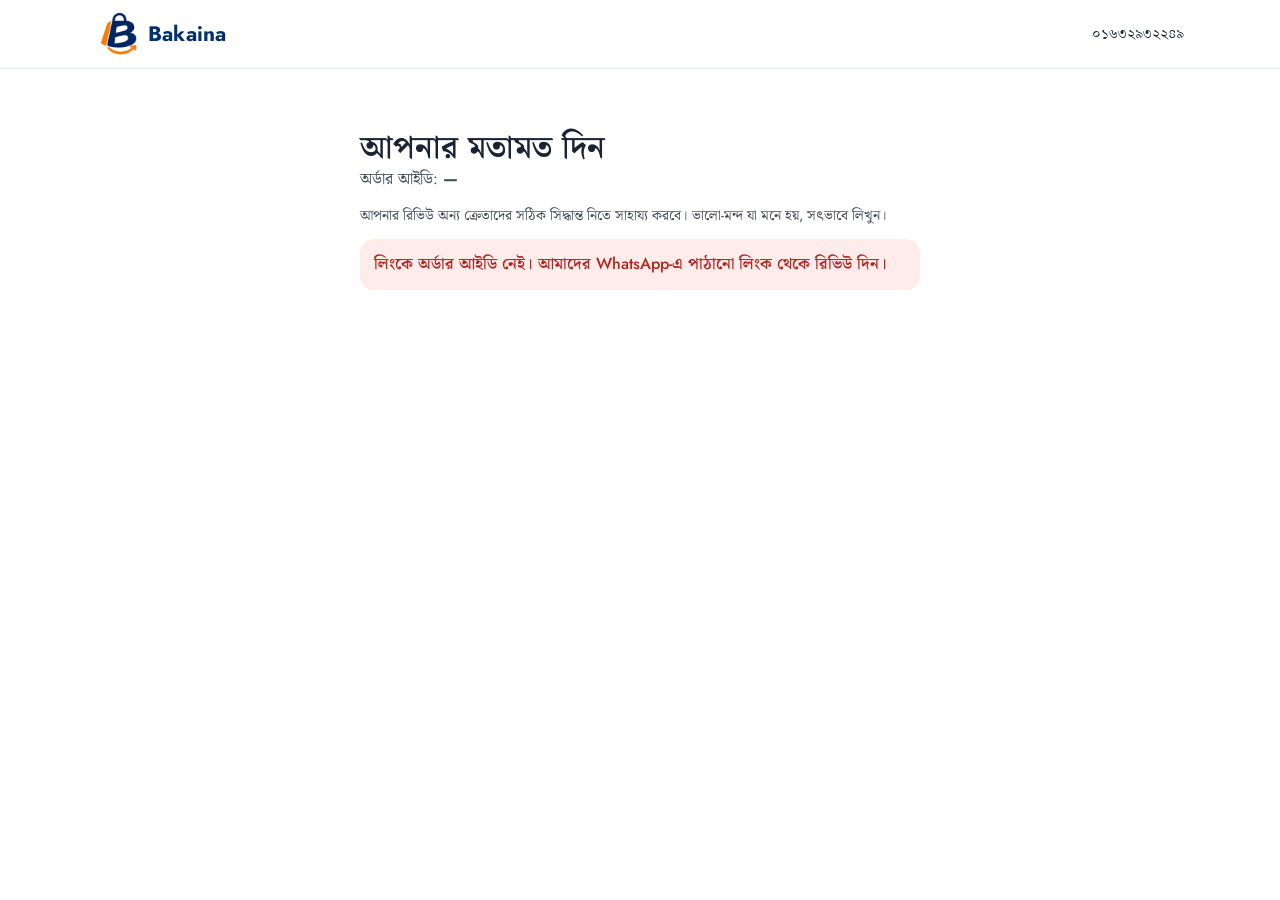
<file: review.html>
<!doctype html>
<html lang="bn">
<head>
<meta charset="utf-8">
<meta name="viewport" content="width=device-width, initial-scale=1, viewport-fit=cover">
<title>রিভিউ দিন | {brand}</title>
<meta name="robots" content="noindex">
<meta name="theme-color" content="#02326C">
<link rel="icon" href="img/favicon-32.png" type="image/png" sizes="32x32">
<link rel="apple-touch-icon" href="img/apple-touch-icon.png">
<link rel="preconnect" href="https://fonts.googleapis.com">
<link rel="preconnect" href="https://fonts.gstatic.com" crossorigin>
<link href="https://fonts.googleapis.com/css2?family=Jost:wght@400;500;600&display=swap" rel="stylesheet">
<link rel="stylesheet" href="shop.css">
</head>
<body data-page="review">

<header class="site-header">
  <div class="wrap">
    <a class="logo" href="./" aria-label="Bakaina"><img src="img/logo-mark.png" alt="" width="40" height="40" class="logo-img"><span class="logo-word">Bakaina</span></a>
    <a class="header-call" href="#" data-tel><span data-phone></span></a>
  </div>
</header>

<main class="wrap">
  <div class="thanks" style="text-align:left">
    <h1 style="font-size:32px">আপনার মতামত দিন</h1>
    <p>অর্ডার আইডি: <strong data-review-order></strong></p>
    <p class="hint">আপনার রিভিউ অন্য ক্রেতাদের সঠিক সিদ্ধান্ত নিতে সাহায্য করবে। ভালো-মন্দ যা মনে হয়, সৎভাবে লিখুন।</p>

    <div class="form-error" data-review-missing hidden>লিংকে অর্ডার আইডি নেই। আমাদের WhatsApp-এ পাঠানো লিংক থেকে রিভিউ দিন।</div>

    <form id="review-form" class="panel" novalidate style="margin-top:18px">
      <div class="hp" aria-hidden="true"><label>Website <input type="text" name="website" tabindex="-1" autocomplete="off"></label></div>

      <div class="field" data-field="rating">
        <fieldset>
          <legend>রেটিং <span class="req">*</span></legend>
          <div class="star-picker" data-star-picker></div>
          <span class="hint" data-star-label></span>
        </fieldset>
        <span class="err">স্টার দিয়ে রেটিং দিন।</span>
      </div>

      <div class="field" data-field="text">
        <label for="r-text">আপনার অভিজ্ঞতা <span class="req">*</span></label>
        <textarea id="r-text" name="text" rows="4" maxlength="400" placeholder="যেমন: আম্মা এখন চেয়ারে বসে আরামে নামাজ পড়েন…"></textarea>
        <span class="err">অন্তত এক লাইন লিখুন।</span>
      </div>

      <div class="field" data-field="name">
        <label for="r-name">নাম <span class="req">*</span></label>
        <input id="r-name" name="name" maxlength="40" autocomplete="name">
        <span class="hint">ওয়েবসাইটে শুধু প্রথম নাম ও পদবির প্রথম অক্ষর দেখাবে।</span>
        <span class="err">নাম লিখুন।</span>
      </div>

      <div class="field">
        <label for="r-place">এলাকা <span class="hint">(ঐচ্ছিক)</span></label>
        <input id="r-place" name="place" maxlength="40" placeholder="যেমন: মিরপুর, ঢাকা">
      </div>

      <div class="field" data-field="phone">
        <label for="r-phone">অর্ডারের মোবাইল নম্বর <span class="req">*</span></label>
        <input id="r-phone" name="phone" type="tel" inputmode="numeric" maxlength="17" placeholder="01XXXXXXXXX">
        <span class="hint">যাচাইয়ের জন্য। ওয়েবসাইটে দেখানো হবে না।</span>
        <span class="err">অর্ডারে দেওয়া মোবাইল নম্বরটি দিন।</span>
      </div>

      <div class="form-error" data-form-error role="alert" hidden></div>
      <button class="btn block" type="submit" data-submit>রিভিউ পাঠান</button>
    </form>

    <div class="panel" data-review-done hidden style="text-align:center;margin-top:18px">
      <h2 style="font-size:26px">জাযাকাল্লাহু খাইরান!</h2>
      <p style="margin-top:10px">আপনার রিভিউ পেয়েছি। যাচাইয়ের পর এটি ওয়েবসাইটে দেখানো হবে।</p>
      <a class="btn outline" href="./" style="margin-top:12px">হোমপেজে যান</a>
    </div>
  </div>
</main>

<script src="config.js?v=20261125h"></script>
<script src="shop.js" defer></script>
</body>
</html>
</file>
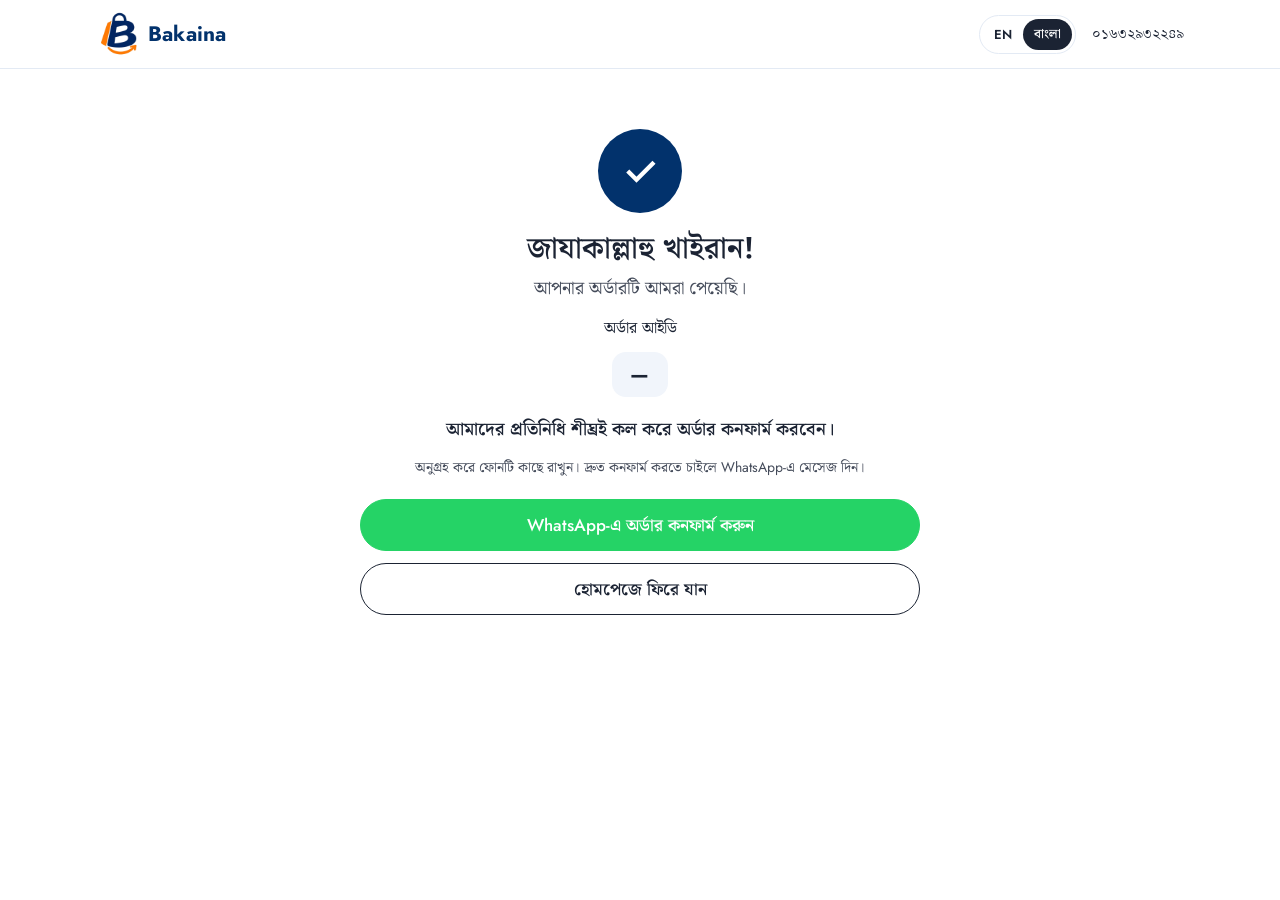
<file: thank-you.html>
<!doctype html>
<html lang="bn" data-doc-title="doc.thanks">
<head>
<meta charset="utf-8">
<meta name="viewport" content="width=device-width, initial-scale=1, viewport-fit=cover">
<title>ধন্যবাদ! অর্ডার সম্পন্ন | {brand}</title>
<meta name="robots" content="noindex">
<meta name="theme-color" content="#02326C">
<link rel="icon" href="img/favicon-32.png" type="image/png" sizes="32x32">
<link rel="apple-touch-icon" href="img/apple-touch-icon.png">
<link rel="preconnect" href="https://fonts.googleapis.com">
<link rel="preconnect" href="https://fonts.gstatic.com" crossorigin>
<link href="https://fonts.googleapis.com/css2?family=Jost:wght@400;500;600&display=swap" rel="stylesheet">
<link rel="stylesheet" href="shop.css">
</head>
<body data-page="thanks">

<header class="site-header">
  <div class="wrap">
    <a class="logo" href="./" aria-label="Bakaina"><img src="img/logo-mark.png" alt="" width="40" height="40" class="logo-img"><span class="logo-word">Bakaina</span></a>
<div class="lang" role="group" aria-label="ভাষা" data-i18n-aria="aria.lang"><button type="button" data-lang="en" aria-pressed="false">EN</button><button type="button" data-lang="bn" aria-pressed="true" class="on">বাংলা</button></div>
    <a class="header-call" href="#" data-tel><span data-phone></span></a>
  </div>
</header>

<main class="wrap">
  <div class="thanks reveal">
    <div class="check-circle" aria-hidden="true">
      <svg width="42" height="42" viewBox="0 0 24 24" fill="none" stroke="currentColor" stroke-width="2.5"><path d="m5 12 5 5L20 7"/></svg>
    </div>
    <h1 style="font-size:30px" data-i18n="ty.title">জাযাকাল্লাহু খাইরান!</h1>
    <p style="font-size:18px;margin-top:8px" data-i18n="ty.received">আপনার অর্ডারটি আমরা পেয়েছি।</p>
    <div data-i18n="ty.orderId">অর্ডার আইডি</div>
    <div class="order-id" data-order-id></div>

    <div class="panel" data-thanks-summary hidden></div>

    <p style="font-size:18px;font-weight:600;color:var(--green-dark)" data-i18n="ty.call">আমাদের প্রতিনিধি শীঘ্রই কল করে অর্ডার কনফার্ম করবেন।</p>
    <p class="hint" data-i18n="ty.hint">অনুগ্রহ করে ফোনটি কাছে রাখুন। দ্রুত কনফার্ম করতে চাইলে WhatsApp-এ মেসেজ দিন।</p>

    <div style="display:grid;gap:12px;margin-top:20px">
      <a class="btn wa block" href="#" data-wa-order data-i18n="ty.wa">WhatsApp-এ অর্ডার কনফার্ম করুন</a>
      <a class="btn outline block" href="./" data-i18n="ty.home">হোমপেজে ফিরে যান</a>
    </div>
  </div>
</main>

<script src="i18n.js"></script>
<script src="config.js?v=20261125h"></script>
<script src="shop.js" defer></script>
</body>
</html>
</file>
<file: preview.css>
/* ==========================================================================
   Bakaina — full-store design preview (preview.html), for client review.
   Layout follows the client's reference (multi-department store); colours are
   Bakaina's own. Change the two brand colours in :root to re-theme everything.
   ========================================================================== */
:root {
  --brand: #02326C; --brand-2: #0A428C; --accent: #FE7401; --accent-2: #E06400; --on-accent: #141414; --accent-text: #A84F05;
  --page: #EEF0F3; --card: #FFFFFF; --text: #23262B; --muted: #6B7078; --line: #E3E5E9; --dark: #23272D;
  --sale: #D42A1E; --star: #F2A516; --new: #2F5BD3;
  --r: 8px; --r-sm: 6px;
  --shadow: 0 1px 3px rgba(20, 30, 50, .07);
  --shadow-up: 0 10px 26px rgba(20, 30, 50, .14);
  --font: 'Poppins', 'Noto Sans Bengali', system-ui, -apple-system, 'Segoe UI', sans-serif;
  --max: 1460px;
}
*, *::before, *::after { box-sizing: border-box; }
html { -webkit-text-size-adjust: 100%; }
body { margin: 0; background: var(--page); color: var(--text); font: 400 14px/1.55 var(--font); overflow-x: hidden; }
img { max-width: 100%; display: block; }
a { color: inherit; text-decoration: none; }
button, input, select { font: inherit; color: inherit; }
button { background: none; border: 0; padding: 0; cursor: pointer; }
:focus-visible { outline: 3px solid var(--accent); outline-offset: 2px; border-radius: 4px; }
.sr-only { position: absolute; width: 1px; height: 1px; padding: 0; margin: -1px; overflow: hidden; clip: rect(0 0 0 0); white-space: nowrap; border: 0; }
.wrap { max-width: var(--max); margin: 0 auto; padding: 0 16px; }
.icon { width: 20px; height: 20px; flex: none; fill: none; stroke: currentColor; stroke-width: 1.8; stroke-linecap: round; stroke-linejoin: round; }
.skip { position: absolute; left: 12px; top: -60px; z-index: 100; display: inline-flex; align-items: center; min-height: 44px; background: var(--brand); color: #fff; padding: 10px 14px; border-radius: var(--r); }
.skip:focus { top: 12px; }

/* Review banner (preview only) */
.review-bar { background: #FFF4EA; color: #7A3E00; font-size: 12.5px; text-align: center; padding: 8px 16px; border-bottom: 1px solid #FFD9B5; }

/* ---------- Buttons ---------- */
.btn { display: inline-flex; align-items: center; justify-content: center; gap: 8px; min-height: 44px; padding: 10px 20px; border-radius: var(--r-sm); font-weight: 600; font-size: 13.5px; transition: background .15s, color .15s, border-color .15s; }
.btn-outline { border: 1.5px solid var(--text); color: var(--text); background: transparent; }
.btn-outline:hover { background: var(--text); color: #fff; }
.btn-brand { background: var(--brand); color: #fff; } .btn-brand:hover { background: var(--brand-2); }
.btn-accent { background: var(--accent); color: var(--on-accent); } .btn-accent:hover { background: var(--accent-2); }
.link-u { display: inline-flex; align-items: center; min-height: 44px; font-weight: 600; font-size: 13px; text-decoration: underline; text-decoration-style: dotted; text-underline-offset: 4px; }
.link-u:hover { color: var(--brand); }
.round { width: 40px; height: 40px; border-radius: 999px; background: #fff; border: 1px solid var(--line); display: inline-flex; align-items: center; justify-content: center; box-shadow: var(--shadow); color: var(--text); }
.round:hover { border-color: var(--brand); color: var(--brand); }
.round .icon { width: 18px; height: 18px; }
.round-hit { width: 44px; height: 44px; display: inline-flex; align-items: center; justify-content: center; }

/* ---------- Top bar ---------- */
.topbar { display: none; background: #fff; border-bottom: 1px solid var(--line); font-size: 12px; color: var(--muted); }
.topbar .wrap { display: flex; align-items: center; justify-content: space-between; min-height: 36px; }
.topbar a { display: inline-flex; align-items: center; gap: 5px; min-height: 36px; padding: 0 8px; }
.topbar a:hover { color: var(--brand); }
.topbar .icon { width: 14px; height: 14px; }
@media (min-width: 1000px) { .topbar { display: block; } }

/* ---------- Header ---------- */
.hdr { position: sticky; top: 0; z-index: 40; background: #fff; box-shadow: 0 1px 0 var(--line); }
.hdr-main { display: flex; align-items: center; gap: 8px; min-height: 60px; }
.logo { display: inline-flex; align-items: center; gap: 8px; min-height: 44px; color: var(--brand); font-weight: 800; font-size: 21px; letter-spacing: -.02em; }
.logo img { width: 34px; height: 34px; }
.m-only { display: inline-flex; }
.d-only { display: none !important; }
.hbtn { position: relative; display: inline-flex; flex-direction: column; align-items: center; justify-content: center; min-width: 44px; min-height: 44px; color: var(--text); font-size: 11px; gap: 2px; border-radius: var(--r-sm); }
.hbtn:hover { color: var(--brand); }
.hbtn .icon { width: 22px; height: 22px; }
.hbadge { position: absolute; top: 2px; right: 0; min-width: 17px; height: 17px; padding: 0 4px; border-radius: 999px; background: var(--accent); color: var(--on-accent); font-size: 10.5px; font-weight: 700; line-height: 17px; text-align: center; }
.hbadge[hidden] { display: none; }
.tools { margin-left: auto; display: flex; align-items: center; gap: 2px; }
.search { display: flex; align-items: stretch; width: 100%; border: 2px solid var(--brand); border-radius: var(--r-sm); background: #fff; overflow: hidden; }
.search select { border: 0; background: var(--brand); color: #fff; padding: 0 10px; font-size: 12.5px; font-weight: 600; max-width: 130px; cursor: pointer; }
.search input { flex: 1; min-width: 0; min-height: 42px; border: 0; padding: 0 12px; outline: none; font-size: 13.5px; }
.search button { width: 46px; background: var(--brand); color: #fff; display: inline-flex; align-items: center; justify-content: center; }
.search button:hover { background: var(--brand-2); }
.search-m { padding: 0 0 10px; }
.cart-sum { display: none; align-items: center; gap: 10px; min-height: 44px; font-size: 13px; color: var(--text); white-space: nowrap; }
.cart-sq { position: relative; width: 44px; height: 44px; border-radius: var(--r-sm); background: var(--brand); color: #fff; display: inline-flex; align-items: center; justify-content: center; }
.cart-sq:hover { background: var(--brand-2); }
@media (min-width: 1000px) {
  .m-only { display: none !important; }
  .d-only { display: inline-flex !important; }
  .hdr-main { gap: 28px; min-height: 84px; }
  .hdr-main .search { flex: 1; max-width: 820px; }
  .search-m { display: none; }
  .cart-sum { display: inline-flex; }
  .tools { gap: 10px; }
}

/* ---------- Nav bar + mega menu ---------- */
.navbar { display: none; background: var(--brand); color: #fff; }
.navbar .wrap { display: flex; align-items: center; gap: 6px; min-height: 48px; position: relative; }
.dept { display: inline-flex; align-items: center; gap: 10px; min-height: 48px; padding: 0 18px; background: var(--accent); color: var(--on-accent); font-weight: 600; font-size: 13.5px; min-width: 230px; }
.dept:hover, .dept[aria-expanded="true"] { background: var(--accent-2); }
.navlink { display: inline-flex; align-items: center; gap: 6px; min-height: 48px; padding: 0 12px; font-weight: 500; font-size: 13.5px; color: #fff; }
.navlink:hover { color: #FFD3A8; }
.navlink .tag { background: var(--sale); color: #fff; font-size: 10px; font-weight: 700; padding: 1px 6px; border-radius: 4px; }
.navright { margin-left: auto; display: flex; align-items: center; gap: 4px; }
.navbtn { display: inline-flex; align-items: center; gap: 6px; min-height: 40px; padding: 0 14px; border-radius: var(--r-sm); background: var(--accent); color: var(--on-accent); font-weight: 600; font-size: 13px; }
.navbtn:hover { background: var(--accent-2); }
.mega { position: absolute; left: 16px; top: 100%; z-index: 30; width: min(900px, calc(100% - 32px)); background: #fff; color: var(--text); border-radius: 0 0 var(--r) var(--r); box-shadow: var(--shadow-up); display: grid; grid-template-columns: repeat(3, 1fr); gap: 6px 24px; padding: 20px 24px 24px; }
.mega[hidden] { display: none; }
.mega h3 { margin: 0 0 4px; font-size: 14px; }
.mega h3 a { display: inline-flex; align-items: center; gap: 8px; min-height: 40px; color: var(--brand); }
.mega h3 .icon { color: var(--accent); }
.mega ul { list-style: none; margin: 0 0 8px; padding: 0 0 0 28px; }
.mega li a { display: inline-flex; align-items: center; min-height: 32px; color: var(--muted); font-size: 13px; }
.mega li a:hover { color: var(--brand); text-decoration: underline; }
@media (min-width: 1000px) { .navbar { display: block; } }

/* ---------- Mobile drawer ---------- */
.scrim { position: fixed; inset: 0; z-index: 60; background: rgba(15, 20, 35, .5); }
.scrim[hidden], .drawer[hidden] { display: none; }
.drawer { position: fixed; top: 0; bottom: 0; z-index: 61; width: min(360px, 90vw); height: 100vh; height: 100dvh; background: #fff; display: flex; flex-direction: column; box-shadow: 0 0 30px rgba(0, 0, 0, .2); }
.drawer.left { left: 0; } .drawer.right { right: 0; }
.drawer-head { display: flex; align-items: center; justify-content: space-between; padding: 8px 8px 8px 16px; background: var(--brand); color: #fff; }
.drawer-head h2 { margin: 0; font-size: 16px; }
.drawer-head .round-hit { color: #fff; }
.drawer-body { flex: 1; overflow-y: auto; overscroll-behavior: contain; padding: 8px 0 20px; }
.dlist { list-style: none; margin: 0; padding: 0; }
.dlist > li { border-bottom: 1px solid var(--line); }
.dlist a, .dlist button.dl { display: flex; align-items: center; gap: 12px; width: 100%; min-height: 50px; padding: 6px 16px; text-align: left; font-weight: 500; }
.dlist .icon { color: var(--brand); }
.dlist .chev { margin-left: auto; transition: transform .2s; }
.dlist button[aria-expanded="true"] .chev { transform: rotate(90deg); }
.dsub { list-style: none; margin: 0; padding: 0 0 8px 48px; }
.dsub[hidden] { display: none; }
.dsub a { min-height: 40px; padding: 4px 16px 4px 0; color: var(--muted); font-weight: 400; font-size: 13.5px; }
.dtitle { margin: 14px 16px 4px; font-size: 11.5px; font-weight: 700; letter-spacing: .08em; text-transform: uppercase; color: var(--muted); }
.mini-item { display: grid; grid-template-columns: 60px 1fr auto; gap: 10px; align-items: center; padding: 10px 16px; border-bottom: 1px solid var(--line); }
.mini-item img, .mini-item .ph { width: 60px; height: 60px; border-radius: var(--r-sm); object-fit: cover; }
.mini-item h3 { margin: 0; font-size: 13.5px; font-weight: 500; line-height: 1.35; }
.mini-item p { margin: 2px 0 0; font-size: 13px; color: var(--muted); }
.drawer-foot { border-top: 1px solid var(--line); padding: 14px 16px 18px; display: grid; gap: 8px; }
.drawer-foot .tot { display: flex; justify-content: space-between; font-weight: 600; }
.drawer-foot .tot strong { color: var(--brand); font-size: 17px; }
.empty-cart { padding: 40px 20px; text-align: center; color: var(--muted); }

/* ---------- Sections ---------- */
.sec { padding: 34px 0; }
.sec-white { background: #fff; }
.shead { text-align: center; max-width: 720px; margin: 0 auto 20px; }
.shead h2 { margin: 0 0 6px; font-size: 22px; font-weight: 700; color: var(--text); line-height: 1.3; }
.shead p { margin: 0; color: var(--muted); font-size: 13.5px; }
@media (min-width: 1000px) { .sec { padding: 52px 0; } .shead h2 { font-size: 28px; } }
.tabs { display: flex; justify-content: center; margin: 0 auto 22px; }
.tabs-in { display: inline-flex; flex-wrap: wrap; justify-content: center; gap: 4px; padding: 4px; background: #fff; border: 1px solid var(--line); border-radius: var(--r-sm); }
.tab { min-height: 40px; padding: 6px 16px; border-radius: 4px; font-weight: 600; font-size: 13px; color: var(--text); }
.tab:hover { color: var(--brand); }
.tab[aria-selected="true"] { background: var(--brand); color: #fff; }

/* ---------- Carousel ---------- */
.car { position: relative; }
.car-track { display: grid; grid-auto-flow: column; grid-auto-columns: calc((100% - 12px) / 2); gap: 12px; overflow-x: auto; scroll-snap-type: x mandatory; scroll-behavior: smooth; scrollbar-width: none; padding: 2px 2px 8px; }
.car-track::-webkit-scrollbar { display: none; }
.car-track > * { scroll-snap-align: start; min-width: 0; }
.car-track.cols-8 { grid-auto-columns: 30%; gap: 10px; }
.car-track.mv-track, .car-track.blog-track { grid-auto-columns: 84%; }
.car-next, .car-prev { position: absolute; top: 40%; z-index: 2; display: none; }
.car-next { right: -12px; } .car-prev { left: -12px; }
.car-prev.at-start, .car-next.at-end { visibility: hidden; }
@media (min-width: 700px) { .car-track { grid-auto-columns: calc((100% - 2 * 16px) / 3); gap: 16px; } .car-track.cols-8 { grid-auto-columns: 18%; } .car-track.mv-track, .car-track.blog-track { grid-auto-columns: calc((100% - 2 * 16px) / 3); } }
@media (min-width: 1000px) {
  .car-track { grid-auto-columns: calc((100% - 4 * 16px) / 5); }
  .car-next, .car-prev { display: inline-flex; }
  .car-track.cols-4, .car-track.blog-track { grid-auto-columns: calc((100% - 3 * 16px) / 4); }
  .car-track.mv-track { grid-auto-columns: calc((100% - 4 * 16px) / 5); }
  .car-track.cols-8 { grid-auto-columns: calc((100% - 7 * 12px) / 8); gap: 12px; }
}

/* ---------- Hero ---------- */
.hero { padding: 16px 0 24px; }
.hero-grid { display: grid; gap: 12px; }
.hero-grid > * { min-width: 0; }
.slider { position: relative; background: #fff; border-radius: var(--r); overflow: hidden; box-shadow: var(--shadow); }
.slides { display: flex; transition: transform .5s ease; }
.slide { flex: 0 0 100%; min-width: 0; display: grid; grid-template-columns: 1fr; align-items: center; gap: 8px; padding: 24px 20px 52px; }
.slide .copy { order: 2; }
.slide .pic { order: 1; display: flex; justify-content: center; }
.slide .pic img { width: 100%; max-width: 200px; aspect-ratio: 1; object-fit: cover; border-radius: var(--r); }
.label { margin: 0 0 6px; color: var(--accent-text); font-size: 11.5px; font-weight: 700; letter-spacing: .08em; text-transform: uppercase; }
.slide h2 { margin: 0 0 8px; font-size: 24px; line-height: 1.2; font-weight: 700; }
.slide p.txt { margin: 0 0 16px; color: var(--muted); }
.s-arrows { position: absolute; right: 14px; top: 50%; transform: translateY(-50%); display: none; flex-direction: column; gap: 6px; }
.s-dots { position: absolute; left: 0; right: 0; bottom: 4px; display: flex; justify-content: center; }
.s-dot { width: 32px; height: 44px; display: inline-flex; align-items: center; justify-content: center; }
.s-dot::before { content: ''; width: 8px; height: 8px; border-radius: 999px; background: #C9CDD4; transition: background .2s, box-shadow .2s; }
.s-dot[aria-current="true"]::before { background: var(--brand); box-shadow: 0 0 0 3px #fff, 0 0 0 4.5px var(--brand); }
.sides { display: grid; gap: 12px; }
.side { display: grid; grid-template-columns: 1fr 42%; align-items: center; gap: 10px; background: #fff; border-radius: var(--r); padding: 16px 16px 16px 20px; box-shadow: var(--shadow); min-height: 160px; }
.side h3 { margin: 0 0 4px; font-size: 16px; font-weight: 700; line-height: 1.3; }
.side img { width: 100%; aspect-ratio: 1; object-fit: cover; border-radius: var(--r-sm); }
@media (min-width: 700px) { .sides { grid-template-columns: 1fr 1fr; } }
@media (min-width: 1000px) {
  .hero-grid { grid-template-columns: 2.15fr 1fr; }
  .sides { grid-template-columns: 1fr; }
  .slide { grid-template-columns: 1fr 1fr; padding: 40px 90px 50px 48px; min-height: 400px; }
  .slide .copy { order: 1; } .slide .pic { order: 2; }
  .slide .pic img { max-width: 340px; }
  .slide h2 { font-size: 34px; }
  .s-arrows { display: flex; }
}

/* ---------- Trust strip ---------- */
.trust { background: var(--brand); color: #fff; }
.trust ul { list-style: none; margin: 0; padding: 16px 0; display: grid; grid-template-columns: 1fr 1fr; gap: 14px 12px; }
.trust li { display: flex; align-items: center; gap: 10px; }
.trust .icon { width: 28px; height: 28px; color: #FFC58F; }
.trust strong { display: block; font-size: 13px; font-weight: 600; }
.trust span { display: block; font-size: 12px; opacity: .8; }
@media (min-width: 1000px) { .trust ul { grid-template-columns: repeat(4, 1fr); padding: 22px 0; } }

/* ---------- Category tiles ---------- */
.ctile { position: relative; display: flex; flex-direction: column; align-items: center; justify-content: center; gap: 10px; background: #fff; border: 1px solid var(--line); border-radius: var(--r); padding: 16px 6px 12px; text-align: center; font-size: 12.5px; font-weight: 500; min-height: 132px; transition: box-shadow .2s, border-color .2s; }
.ctile:hover { box-shadow: var(--shadow-up); border-color: transparent; }
.ctile .cimg { width: 60px; height: 60px; border-radius: 999px; display: flex; align-items: center; justify-content: center; }
.ctile .cimg img { width: 100%; height: 100%; border-radius: 999px; object-fit: cover; }
.ctile .cimg .icon { width: 34px; height: 34px; color: var(--brand); stroke-width: 1.5; }
.ctile .count { position: absolute; top: 8px; right: 8px; min-width: 24px; height: 24px; padding: 0 6px; border-radius: 999px; border: 1px solid var(--line); font-size: 11px; line-height: 22px; color: var(--muted); }
.t-peach { background: #FFE9DC; } .t-blue { background: #E2EDFF; } .t-pink { background: #FFE3EC; } .t-mint { background: #DDF5EA; }
.t-yellow { background: #FFF2C9; } .t-lav { background: #ECE6FF; } .t-grey { background: #EDEFF2; }

/* ---------- Product card ---------- */
.pc { position: relative; display: flex; flex-direction: column; background: #fff; border: 1px solid var(--line); border-radius: var(--r); overflow: hidden; transition: box-shadow .2s; height: 100%; }
.pc:hover { box-shadow: var(--shadow-up); }
.pc-img { position: relative; display: block; aspect-ratio: 1; background: #F1F5FB; }
.pc-img img { width: 100%; height: 100%; object-fit: cover; }
.ph { width: 100%; height: 100%; display: flex; flex-direction: column; align-items: center; justify-content: center; gap: 6px; color: rgba(2, 50, 108, .45); font-size: 11.5px; font-weight: 600; letter-spacing: .04em; text-transform: uppercase; }
.ph .icon { width: 42%; height: 42%; stroke-width: 1.2; }
.pbadge { position: absolute; top: 8px; right: 8px; padding: 2px 8px; border-radius: 4px; font-size: 11px; font-weight: 600; background: #EAF0FF; color: var(--new); border: 1px solid #C9D6FB; }
.pbadge.sale { left: 8px; right: auto; background: var(--sale); color: #fff; border-color: var(--sale); }
.pbadge.sample { background: #F1F2F4; color: #6B7078; border-color: #DADDE2; }
.pc-body { padding: 10px 12px 6px; display: flex; flex-direction: column; gap: 3px; flex: 1; }
.pc-brand { font-size: 11.5px; color: var(--muted); text-decoration: underline dotted; text-underline-offset: 3px; align-self: flex-start; min-height: 22px; display: inline-flex; align-items: center; }
.pc-name { margin: 0; font-size: 13.5px; font-weight: 500; line-height: 22px; }
.pc-name a { display: -webkit-box; -webkit-line-clamp: 2; -webkit-box-orient: vertical; overflow: hidden; height: 44px; }
.pc-name a:hover { color: var(--brand); text-decoration: underline; }
.pc-rate { font-size: 12px; color: var(--muted); }
.pc-rate .st { color: var(--star); letter-spacing: 1px; }
.pc-price { margin-top: auto; display: flex; flex-wrap: wrap; align-items: baseline; gap: 2px 8px; }
.pc-price strong { font-size: 15px; font-weight: 700; color: var(--text); }
.pc-price s { font-size: 12.5px; color: #8E939B; }
.pc-price .na { font-size: 13px; color: var(--muted); font-weight: 500; }
.pc-foot { display: flex; align-items: center; border-top: 1px solid var(--line); margin-top: 8px; }
.pc-add { flex: 1; display: inline-flex; align-items: center; gap: 6px; min-height: 44px; padding: 0 10px; font-size: 12.5px; white-space: nowrap; font-weight: 600; color: var(--text); text-align: left; }
.pc-add:hover { color: var(--brand); }
.pc-add[disabled] { color: #A3A7AE; cursor: not-allowed; }
.pc-add .icon { width: 17px; height: 17px; }
.pc-heart { width: 44px; height: 44px; display: inline-flex; align-items: center; justify-content: center; color: var(--muted); }
.pc-heart:hover { color: var(--sale); }
.pc-heart[aria-pressed="true"] { color: var(--sale); }
.pc-heart[aria-pressed="true"] .icon { fill: var(--sale); }
.pc-heart .icon { width: 18px; height: 18px; }
.center { text-align: center; margin-top: 18px; }

/* ---------- Featured category (dark) ---------- */
.fcat { background: var(--dark); color: #fff; }
.fcat .shead h2 { color: #fff; } .fcat .shead p { color: rgba(255, 255, 255, .7); }
.fcat-box { background: #E9EBEF; color: var(--text); border-radius: var(--r); padding: 16px; display: grid; gap: 16px; }
.fcat-box > * { min-width: 0; }
.fcat-side h3 { margin: 0 0 8px; font-size: 15px; }
.fcat-side .pic { display: none; }
.fcat-side ul { list-style: none; margin: 0; padding: 0; display: flex; flex-wrap: wrap; gap: 6px; }
.fcat-side li a { display: inline-flex; align-items: center; min-height: 36px; padding: 0 12px; background: #fff; border-radius: 999px; font-size: 12.5px; }
.fcat-side li a:hover { color: var(--brand); }
.fcat-side .more { color: var(--new); font-weight: 600; }
.fcat-head { display: flex; justify-content: space-between; align-items: center; margin: 0 0 10px; }
.fcat-head h3 { margin: 0; font-size: 15px; }
@media (min-width: 1000px) {
  .fcat-box { grid-template-columns: 220px 1fr; padding: 22px; gap: 22px; }
  .fcat-side .pic { display: block; margin: 8px 0 14px; }
  .fcat-side .pic img { width: 100%; aspect-ratio: 1; object-fit: cover; border-radius: var(--r); }
  .fcat-side ul { flex-direction: column; gap: 0; }
  .fcat-side li a { background: none; padding: 0; min-height: 32px; border-radius: 0; }
}

/* ---------- Ticker ---------- */
.ticker { background: var(--new); color: #fff; overflow: hidden; white-space: nowrap; }
.ticker-track { display: inline-flex; gap: 0; padding: 10px 0; animation: tick 40s linear infinite; }
.ticker:hover .ticker-track { animation-play-state: paused; }
.ticker span { font-size: 12.5px; font-weight: 600; letter-spacing: .04em; padding: 0 18px; position: relative; }
.ticker span::after { content: '•'; position: absolute; right: -4px; opacity: .7; }
@keyframes tick { to { transform: translateX(-50%); } }

/* ---------- Brands ---------- */
.brand-tile { display: flex; flex-direction: column; align-items: center; justify-content: center; gap: 8px; background: #fff; border: 1px solid var(--line); border-radius: var(--r); min-height: 120px; padding: 14px 8px; text-align: center; }
.brand-tile:hover { box-shadow: var(--shadow-up); }
.brand-tile .mark { font-size: clamp(15px, 4.2vw, 21px); font-weight: 800; letter-spacing: -.02em; color: var(--text); line-height: 1.1; }
.brand-tile .mark.light { font-weight: 400; font-style: italic; }
.brand-tile .bn { font-size: 12px; color: var(--muted); }
.brand-tile.sample .mark { color: #B3B7BE; }

/* ---------- Testimonials ---------- */
.quote { background: #fff; border: 1px solid var(--line); border-radius: var(--r); padding: 20px; height: 100%; display: flex; flex-direction: column; }
.quote .qm { font-size: 46px; line-height: .8; color: var(--brand); font-family: Georgia, serif; height: 30px; }
.quote p { margin: 6px 0 14px; font-size: 13px; color: var(--muted); flex: 1; font-family: 'Noto Sans Bengali', 'Poppins', sans-serif; }
.quote .who { font-weight: 600; font-size: 13px; }
.quote .st { color: var(--star); letter-spacing: 1px; font-size: 12px; }

/* ---------- Popular strip ---------- */
.mv { background: var(--dark); color: #fff; padding: 26px 0; }
.mv-tabs { display: flex; gap: 22px; margin: 0 0 12px; }
.mv-tabs button { min-height: 44px; padding: 0; font-size: 14px; font-weight: 600; color: rgba(255, 255, 255, .55); border-bottom: 2px solid transparent; }
.mv-tabs button:hover { color: #fff; }
.mv-tabs button[aria-selected="true"] { color: #fff; border-bottom-color: #fff; }
.mv-empty { margin: 4px 0 6px; color: rgba(255, 255, 255, .7); font-size: 13.5px; }
.mvc { display: grid; grid-template-columns: 64px 1fr auto; gap: 10px; align-items: center; background: #fff; color: var(--text); border-radius: var(--r-sm); padding: 8px 10px; height: 100%; }
.mvc img, .mvc .ph { width: 64px; height: 64px; object-fit: cover; border-radius: 4px; }
.mvc h3 { margin: 0; font-size: 12.5px; font-weight: 500; line-height: 1.35; display: -webkit-box; -webkit-line-clamp: 2; -webkit-box-orient: vertical; overflow: hidden; }
.mvc h3 a { display: block; min-height: 34px; }
.mvc p { margin: 2px 0 0; font-size: 12.5px; font-weight: 600; }
.mvc .num { font-size: 34px; font-weight: 300; color: #C8CCD3; padding-right: 6px; }

/* ---------- Footer ---------- */
.ftr { background: #F7F8FA; border-top: 1px solid var(--line); }
.ftr-top { display: flex; align-items: center; justify-content: space-between; gap: 12px; padding: 26px 16px 18px; border-bottom: 1px solid var(--line); flex-wrap: wrap; }
.socials { display: flex; gap: 8px; }
.socials a { width: 44px; height: 44px; border-radius: 999px; border: 1px solid var(--line); background: #fff; display: inline-flex; align-items: center; justify-content: center; }
.socials a:hover { border-color: var(--brand); color: var(--brand); }
.socials .icon { width: 18px; height: 18px; }
.ftr-cols { display: grid; grid-template-columns: 1fr 1fr; gap: 24px 16px; padding: 26px 16px; }
.ftr-cols > * { min-width: 0; }
.ftr h3 { margin: 0 0 6px; font-size: 14px; }
.ftr ul { list-style: none; margin: 0; padding: 0; }
.ftr li a { display: inline-flex; align-items: center; gap: 8px; min-height: 40px; color: var(--muted); font-size: 13px; }
.ftr li a:hover { color: var(--brand); text-decoration: underline; }
.ftr .news-col { grid-column: 1 / -1; }
.ftr .news-col p { margin: 0 0 10px; color: var(--muted); font-size: 13px; }
.news { display: flex; border: 1.5px solid var(--line); border-radius: var(--r-sm); overflow: hidden; background: #fff; }
.news input { flex: 1; width: 100%; min-width: 0; min-height: 44px; border: 0; padding: 0 12px; outline: none; }
.news button { width: 48px; background: var(--new); color: #fff; display: inline-flex; align-items: center; justify-content: center; }
.news-msg { min-height: 20px; margin: 6px 0 0; font-size: 12.5px; color: var(--muted); }
.ftr-bottom { border-top: 1px solid var(--line); padding: 14px 16px 22px; display: flex; flex-direction: column; gap: 10px; color: var(--muted); font-size: 12.5px; }
.pills { display: flex; flex-wrap: wrap; gap: 6px; }
.pill { background: #fff; border: 1px solid var(--line); border-radius: 4px; padding: 4px 10px; font-size: 12px; font-weight: 600; color: var(--text); }
@media (min-width: 1000px) {
  .ftr-cols { grid-template-columns: repeat(4, 1fr); padding: 34px 16px; }
  .ftr .news-col { grid-column: auto; }
  .ftr-bottom { flex-direction: row; justify-content: space-between; align-items: center; }
}

/* ---------- Toast ---------- */
.toast { position: fixed; left: 50%; bottom: 18px; transform: translateX(-50%) translateY(16px); z-index: 80; max-width: calc(100vw - 32px); background: var(--text); color: #fff; padding: 11px 16px; border-radius: var(--r); font-size: 13.5px; opacity: 0; transition: opacity .2s, transform .2s; pointer-events: none; }
.toast.show { opacity: 1; transform: translateX(-50%) translateY(0); }

@media (prefers-reduced-motion: reduce) {
  *, *::before, *::after { transition: none !important; animation: none !important; scroll-behavior: auto !important; }
}

/* ---------- Blog ---------- */
.post { background: #fff; border: 1px solid var(--line); border-radius: var(--r); padding: 12px; height: 100%; display: flex; flex-direction: column; }
.post-img { position: relative; border-radius: var(--r-sm); overflow: hidden; background: #F1F5FB; }
.post-img img { width: 100%; height: auto; aspect-ratio: 16 / 11; object-fit: cover; }
.post-tag { position: absolute; top: 10px; left: 10px; background: var(--brand); color: #fff; font-size: 11px; font-weight: 600; padding: 4px 9px; border-radius: 4px; }
.post-body { padding: 10px 4px 2px; display: flex; flex-direction: column; flex: 1; }
.post-meta { display: flex; align-items: center; gap: 6px; margin: 0 0 6px; font-size: 12px; color: var(--muted); }
.post-meta .icon { width: 14px; height: 14px; }
.post h3 { margin: 0 0 6px; font-size: 15px; line-height: 1.35; }
.post-text { margin: 0 0 10px; font-size: 13px; color: var(--muted); display: -webkit-box; -webkit-line-clamp: 2; -webkit-box-orient: vertical; overflow: hidden; }
.post-more { margin-top: auto; font-size: 12.5px; font-weight: 600; color: #8E939B; }

/* ---------- Add to Cart + Buy Now ---------- */
.pc-foot-2 { display: grid; grid-template-columns: 1fr 1fr; gap: 6px; padding: 8px; border-top: 1px solid var(--line); }
.pc-foot-2 .pc-add { justify-content: center; padding: 0 6px; border: 1.5px solid var(--brand); border-radius: var(--r-sm); color: var(--brand); min-height: 40px; }
.pc-foot-2 .pc-add:hover { background: var(--brand); color: #fff; }
.pc-buy { display: inline-flex; align-items: center; justify-content: center; min-height: 40px; padding: 0 6px; border-radius: var(--r-sm); background: var(--accent); color: var(--on-accent); font-size: 12.5px; font-weight: 700; white-space: nowrap; }
.pc-buy:hover { background: var(--accent-2); }
.pc .pc-heart { position: absolute; top: 4px; left: 4px; z-index: 2; }
.pc .pc-heart::before { content: ''; position: absolute; inset: 6px; border-radius: 999px; background: #fff; box-shadow: var(--shadow); }
.pc .pc-heart .icon { position: relative; }
.pc .pbadge.sale { left: auto; right: 8px; }
.pc .pbadge.sale + .pbadge { top: 34px; }
.l-short { display: none; }
@media (max-width: 420px) { .pc-foot-2 .l-long { display: none; } .pc-foot-2 .l-short { display: inline; } }

/* ---------- Hover: second photo fades in with a gentle zoom (mouse only) ---------- */
.pc-img { overflow: hidden; }
.pc-img img { transition: opacity .45s ease, transform .6s ease; }
.pc-img .pc-alt { position: absolute; inset: 0; width: 100%; height: 100%; object-fit: cover; opacity: 0; }
@media (hover: hover) and (pointer: fine) {
  .pc:hover .pc-img .pc-main { transform: scale(1.06); }
  .pc:hover .pc-img .pc-alt { opacity: 1; transform: scale(1.06); }
  .pc:hover .pc-img .pc-main:only-child { transform: scale(1.06); }
}
@media (prefers-reduced-motion: reduce) {
  .pc:hover .pc-img img { transform: none !important; }
}

/* ---------- Hover animations: header icons + side banners (mouse only) ---------- */
.hbtn .icon, .cart-sq .icon { transition: transform .3s ease, color .2s ease; }
.cart-sq { transition: background-color .2s ease, transform .2s ease; }
.side { position: relative; overflow: hidden; transition: box-shadow .3s ease, transform .3s ease; }
.side img { transition: transform .6s ease; }
.side::before { content: ''; position: absolute; top: 0; left: -75%; z-index: 1; width: 50%; height: 100%; pointer-events: none;
  background: linear-gradient(to right, rgba(255,255,255,0) 0%, rgba(255,255,255,.55) 100%); transform: skewX(-25deg); }
.side .link-u::after { content: ''; position: absolute; inset: 0; z-index: 2; }
@media (hover: hover) and (pointer: fine) {
  .hbtn:hover .icon { transform: translateY(-3px); }
  .cart-sq:hover { transform: translateY(-2px); }
  .cart-sq:hover .icon { transform: scale(1.12); }
  .side:hover { transform: translateY(-3px); box-shadow: 0 10px 24px rgba(16, 24, 40, .14); }
  .side:hover img { transform: scale(1.05); }
  .side:hover::before { animation: side-shine .85s ease; }
  .side:hover .link-u { color: var(--brand); }
}
@keyframes side-shine { 100% { left: 125%; } }
@media (prefers-reduced-motion: reduce) {
  .side:hover, .side:hover img, .hbtn:hover .icon, .cart-sq:hover, .cart-sq:hover .icon { transform: none !important; }
  .side:hover::before { animation: none; }
}

/* ---------- Mini cart dropdown (desktop) ---------- */
.mc-wrap { position: relative; align-items: center; gap: 10px; }
.mini-cart { position: absolute; top: calc(100% + 10px); right: 0; z-index: 60; width: 360px; background: #fff; border-radius: var(--r); box-shadow: 0 18px 40px rgba(16, 24, 40, .22);
  opacity: 0; visibility: hidden; transform: translateY(10px); transition: opacity .25s ease, transform .25s ease, visibility 0s linear .25s; }
.mini-cart::before { content: ''; position: absolute; left: 0; right: 0; top: -12px; height: 12px; } /* hover bridge */
.mini-cart::after { content: ''; position: absolute; top: -6px; right: 16px; width: 12px; height: 12px; background: #fff; transform: rotate(45deg); }
.mc-wrap.open .mini-cart, .mc-wrap:focus-within .mini-cart { opacity: 1; visibility: visible; transform: none; transition-delay: 0s; }
@media (hover: hover) and (pointer: fine) { .mc-wrap:hover .mini-cart { opacity: 1; visibility: visible; transform: none; transition-delay: 0s; } }
.mc-list { list-style: none; margin: 0; padding: 6px 0; max-height: 300px; overflow: auto; }
.mc-list li { display: grid; grid-template-columns: 56px 1fr auto auto 36px; gap: 10px; align-items: center; padding: 10px 16px; }
.mc-list li + li { border-top: 1px solid var(--line); }
.mc-list img, .mc-list .ph { width: 56px; height: 56px; border-radius: var(--r-sm); object-fit: cover; }
.mc-name { font-size: 13px; line-height: 1.35; display: -webkit-box; -webkit-line-clamp: 2; -webkit-box-orient: vertical; overflow: hidden; }
.mc-name:hover { color: var(--brand); }
.mc-q { font-size: 12px; color: var(--muted); white-space: nowrap; }
.mc-list strong { font-size: 13px; white-space: nowrap; }
.mc-del { width: 36px; height: 36px; display: inline-flex; align-items: center; justify-content: center; color: var(--muted); border-radius: var(--r-sm); }
.mc-del:hover { color: #C62828; background: #FDECEC; }
.mc-del .icon { width: 17px; height: 17px; }
.mini-cart > .mc-tot, .mini-cart > .mc-note { background: #F1F5FB; }
.mc-tot { display: flex; justify-content: space-between; align-items: center; padding: 14px 16px 4px; font-size: 14px; }
.mc-tot strong { font-size: 17px; color: var(--brand); }
.mc-note { margin: 0; padding: 0 16px 12px; font-size: 12px; color: var(--muted); }
.mc-btns { display: grid; gap: 8px; padding: 14px 16px 16px; }
.mc-empty { display: flex; align-items: center; justify-content: center; gap: 8px; margin: 0; padding: 26px 16px; color: var(--muted); font-size: 13.5px; }
body.mc-dimmed::after { content: ''; position: fixed; inset: 0; z-index: 35; background: rgba(16, 24, 40, .45); animation: mc-fade .25s ease; pointer-events: none; }
@keyframes mc-fade { from { opacity: 0; } }

/* ---------- Cart page ---------- */
.cp h1 { margin: 4px 0 18px; font-size: 24px; }
.crumb { margin: 0; font-size: 13px; color: var(--muted); }
.crumb a:hover { color: var(--brand); }
.cp-grid { display: grid; gap: 18px; }
.cp-items { background: #fff; border: 1px solid var(--line); border-radius: var(--r); }
.cp-row { display: grid; grid-template-columns: 1fr auto; gap: 10px 14px; align-items: center; padding: 14px; }
.cp-row + .cp-row { border-top: 1px solid var(--line); }
.cp-head { display: none; }
.cp-prod { grid-column: 1 / -1; display: grid; grid-template-columns: 64px 1fr; gap: 12px; align-items: center; }
.cp-prod img, .cp-prod .ph { width: 64px; height: 64px; border-radius: var(--r-sm); object-fit: cover; }
.cp-prod > div { display: grid; gap: 2px; font-size: 14px; font-weight: 500; }
.cp-prod > div > a:first-child:hover { color: var(--brand); }
.cp-price, .cp-sub { display: flex; gap: 6px; font-size: 14px; }
.cp-lbl { color: var(--muted); font-weight: 400; }
.qty { display: inline-flex; align-items: center; border: 1px solid var(--line); border-radius: var(--r-sm); }
.qty button { width: 44px; height: 44px; font-size: 18px; }
.qty button:disabled { color: #C3C7CE; }
.qty span { min-width: 28px; text-align: center; font-weight: 600; }
.cp-sum { background: #fff; border: 1px solid var(--line); border-radius: var(--r); padding: 4px 0 16px; display: grid; gap: 10px; align-content: start; }
.cp-sum h2 { margin: 12px 16px 0; font-size: 16px; }
.cp-sum .mc-tot { padding-top: 6px; }
.cp-sum .mc-note { padding-bottom: 0; }
.cp-sum .btn, .cp-sum .link-u { margin: 0 16px; }
.cp-empty { text-align: center; padding: 50px 20px; color: var(--muted); display: grid; justify-items: center; gap: 10px; }
.cp-empty .icon { width: 40px; height: 40px; }
@media (min-width: 900px) {
  .cp-grid { grid-template-columns: 1fr 320px; align-items: start; }
  .cp-head { display: grid; padding: 12px 14px; font-size: 12.5px; font-weight: 600; color: var(--muted); text-transform: uppercase; letter-spacing: .03em; }
  .cp-row { grid-template-columns: 1fr 110px 140px 110px 44px; }
  .cp-prod { grid-column: auto; }
  .cp-lbl { display: none; }
}

/* ---------- Premium hover: smooth colour changes on every link, button and tab ---------- */
a, button, .tab, .navlink, .pc-name a, .mvc h3 a { transition: color .3s ease, background-color .3s ease, border-color .3s ease, box-shadow .3s ease, transform .3s ease, text-decoration-color .3s ease; }
.ctile, .brand-tile, .pc, .post, .mvc, .fcat-side li a { transition: transform .35s ease, box-shadow .35s ease, border-color .35s ease, color .3s ease; }
/* underline that grows from the left (navbar, top bar) */
.navlink, .topbar a { position: relative; }
.navlink::after, .topbar a::after { content: ''; position: absolute; left: 12px; right: 12px; bottom: 9px; height: 2px; background: currentColor; transform: scaleX(0); transform-origin: left; transition: transform .35s ease; }
.topbar a::after { left: 8px; right: 8px; bottom: 7px; height: 1px; }
/* soft colour links: underline fades in instead of snapping */
.pc-name a, .mega li a, .ftr li a, .crumb a, .post h3, .mvc h3 a, .mc-name { text-decoration: underline; text-decoration-color: transparent; text-underline-offset: 3px; }
@media (hover: hover) and (pointer: fine) {
  .navlink:hover::after, .topbar a:hover::after { transform: scaleX(1); }
  .pc-name a:hover, .mega li a:hover, .ftr li a:hover, .crumb a:hover, .mvc h3 a:hover, .mc-name:hover { color: var(--brand); text-decoration-color: currentColor; }
  .post:hover h3 { color: var(--brand); text-decoration-color: currentColor; }
  .ftr li a:hover, .mega li a:hover { transform: translateX(4px); }
  .pc:hover { box-shadow: var(--shadow-up); transform: translateY(-3px); }
  .ctile:hover, .brand-tile:hover, .post:hover { transform: translateY(-4px); }
  .ctile:hover .cimg { transform: scale(1.06); }
  .mvc:hover { transform: translateY(-2px); box-shadow: 0 8px 18px rgba(0, 0, 0, .25); }
  .fcat-side li a:hover { transform: translateY(-2px); box-shadow: var(--shadow); }
  .btn:hover, .pc-buy:hover, .pc-foot-2 .pc-add:hover, .navbtn:hover { transform: translateY(-1px); box-shadow: 0 6px 14px rgba(16, 24, 40, .16); }
  .tab:hover { background: rgba(0, 0, 0, .04); }
}
.ctile .cimg { transition: transform .35s ease; }
@media (prefers-reduced-motion: reduce) {
  *, *::before, *::after { transition-duration: .01ms !important; animation-duration: .01ms !important; }
}
.car-track { padding-top: 8px; margin-top: -6px; }

/* ---------- Scroll reveal: sections fade up as you scroll ---------- */
.reveal { opacity: 0; transform: translateY(28px); transition: opacity .8s ease, transform .8s cubic-bezier(.2, .7, .2, 1); }
.reveal.in { opacity: 1; transform: none; }
.reveal:not(.in) .car-track > * { opacity: 0; transform: translateY(16px); }
.reveal .car-track > * { transition: opacity .7s ease, transform .7s ease, box-shadow .35s ease; }
.reveal.in .car-track > *:nth-child(2) { transition-delay: .08s, .08s, 0s; }
.reveal.in .car-track > *:nth-child(3) { transition-delay: .16s, .16s, 0s; }
.reveal.in .car-track > *:nth-child(4) { transition-delay: .24s, .24s, 0s; }
.reveal.in .car-track > *:nth-child(5) { transition-delay: .32s, .32s, 0s; }
.reveal.in .car-track > *:nth-child(n+6) { transition-delay: .4s, .4s, 0s; }
@media (min-width: 1000px) { .wrap { padding: 0 20px; } }

/* ---------- 20 departments: wider mega menu ---------- */
.mega { width: calc(100% - 32px); grid-template-columns: repeat(5, 1fr); gap: 2px 22px; max-height: calc(100vh - 160px); overflow: auto; }
.mega h3 a { min-height: 34px; font-size: 13.5px; }
.mega ul { margin: 0 0 6px; }
.mega li a { min-height: 26px; font-size: 12.5px; }
.mega .mega-all { color: var(--accent-2); font-weight: 600; }

/* ---------- Category page ---------- */
.catpg h1 { margin: 0; font-size: 24px; }
.catpg-grid { display: grid; gap: 18px; margin-top: 8px; }
.catpg-grid > * { min-width: 0; }
.catpg-side { display: none; }
.catpg-head { display: flex; flex-wrap: wrap; align-items: baseline; gap: 4px 14px; margin: 0 0 12px; }
.catpg-head p { margin: 0; color: var(--muted); font-size: 13px; }
.catpg-chips { display: flex; gap: 8px; overflow-x: auto; padding: 2px 0 12px; scrollbar-width: none; }
.catpg-chips a { flex: none; display: inline-flex; align-items: center; min-height: 40px; padding: 0 14px; border: 1px solid var(--line); border-radius: 999px; background: #fff; font-size: 13px; white-space: nowrap; }
.catpg-chips a[aria-current], .catpg-side a[aria-current] { background: var(--brand); border-color: var(--brand); color: #fff; }
.catpg-list { display: grid; grid-template-columns: repeat(2, minmax(0, 1fr)); gap: 12px; }
@media (min-width: 700px) { .catpg-list { grid-template-columns: repeat(3, minmax(0, 1fr)); } }
@media (min-width: 1000px) {
  .catpg-grid { grid-template-columns: 250px 1fr; align-items: start; }
  .catpg-side { display: block; background: #fff; border: 1px solid var(--line); border-radius: var(--r); padding: 12px 10px; position: sticky; top: 150px; }
  .catpg-side h2 { margin: 4px 8px 8px; font-size: 15px; }
  .catpg-side ul { list-style: none; margin: 0; padding: 0; }
  .catpg-side a { display: flex; align-items: center; gap: 10px; min-height: 38px; padding: 0 10px; border-radius: var(--r-sm); font-size: 13.5px; }
  .catpg-side a:hover { background: #F2F4F7; color: var(--brand); }
  .catpg-side a[aria-current] .icon { color: #fff; }
  .catpg-chips { display: none; }
  .catpg-list { grid-template-columns: repeat(4, minmax(0, 1fr)); gap: 14px; }
}

/* ---------- Hover pop-up menus (Journal style) ---------- */
.mega, .mega[hidden] { display: none; }
@media (min-width: 1000px) {
  .navbar .wrap { gap: 2px; }
  .navlink .icon { width: 14px; height: 14px; opacity: .8; transition: transform .25s ease; }
  /* shared pop-up behaviour: fade + slide, short delay so passing the mouse over doesn't flash it */
  .mega, .navpanel { display: grid; position: absolute; top: 100%; z-index: 45; background: #fff; color: var(--text); border-radius: 0 0 var(--r) var(--r); box-shadow: 0 22px 44px rgba(16, 24, 40, .22);
    opacity: 0; visibility: hidden; transform: translateY(10px); pointer-events: none; transition: opacity .22s ease, transform .22s ease, visibility 0s linear .22s; }
  .dd.open .mega, .navdd:focus-within .navpanel { opacity: 1; visibility: visible; transform: none; pointer-events: auto; transition-delay: 0s; }
  @media (hover: hover) {
    .dd:hover .mega, .navdd:hover .navpanel { opacity: 1; visibility: visible; transform: none; pointer-events: auto; transition-delay: .12s, .12s, 0s; }
    .dd:hover .dept { background: var(--accent-2); }
    .navdd:hover > .navlink { color: #FFD3A8; }
    .navdd:hover > .navlink .icon { transform: rotate(180deg); }
    .navdd:hover > .navlink::before { opacity: 1; transition-delay: .12s; }
  }
  .navdd:focus-within > .navlink::before { opacity: 1; }
  /* little white pointer under the hovered link */
  .navdd > .navlink::before { content: ''; position: absolute; left: 50%; bottom: -1px; margin-left: -8px; border: 8px solid transparent; border-bottom-color: #fff; border-top: 0; opacity: 0; transition: opacity .2s ease; z-index: 46; }

  /* All Departments: list + panel */
  .mega { left: 20px; width: min(1040px, calc(100% - 40px)); grid-template-columns: 250px 1fr; padding: 0; gap: 0; max-height: calc(100vh - 140px); overflow: hidden; }
  .dm-list { list-style: none; margin: 0; padding: 8px 0; border-right: 1px solid var(--line); overflow-y: auto; }
  .dm-link { display: flex; align-items: center; gap: 10px; min-height: 34px; padding: 0 14px 0 18px; font-size: 13.5px; color: var(--text); }
  .dm-link span { flex: 1; }
  .dm-link .icon { width: 18px; height: 18px; color: var(--muted); transition: color .2s, transform .2s; }
  .dm-link .icon:last-child { width: 14px; height: 14px; opacity: 0; transform: translateX(-4px); transition: opacity .2s, transform .2s; }
  .dm-link.on { background: #F1F5FB; color: var(--brand); font-weight: 600; }
  .dm-link.on .icon { color: var(--accent); }
  .dm-link.on .icon:last-child { opacity: 1; transform: none; color: var(--brand); }
  .dm-panels { overflow-y: auto; padding: 20px 24px; }
  .dm-panel { display: none; }
  .dm-panel.on { display: block; animation: dm-in .25s ease; }
  @keyframes dm-in { from { opacity: 0; transform: translateX(8px); } }
  .dm-head { display: flex; align-items: center; justify-content: space-between; margin-bottom: 10px; padding-bottom: 10px; border-bottom: 1px solid var(--line); }
  .dm-head h3 { margin: 0; font-size: 17px; color: var(--brand); }
  .dm-all { display: inline-flex; align-items: center; gap: 6px; min-height: 32px; font-size: 13px; font-weight: 600; color: var(--accent-2); }
  .dm-all .icon { width: 15px; height: 15px; transition: transform .25s ease; }
  .dm-all:hover .icon { transform: translateX(4px); }
  .dm-body { display: grid; grid-template-columns: 1fr 210px; gap: 20px; align-items: start; }
  .dm-cols { list-style: none; margin: 0; padding: 0; columns: 3; column-gap: 18px; }
  .dm-cols li { break-inside: avoid; }
  .dm-cols a, .navpanel li a { display: inline-flex; align-items: center; gap: 8px; min-height: 30px; font-size: 13px; color: var(--muted); }
  .dm-cols a:hover, .navpanel li a:hover { color: var(--brand); transform: translateX(4px); }
  .dm-promo { display: grid; border-radius: var(--r); overflow: hidden; background: #F1F5FB; transition: transform .3s ease, box-shadow .3s ease; }
  .dm-promo:hover { transform: translateY(-3px); box-shadow: var(--shadow-up); }
  .dm-promo img, .dm-ph { width: 100%; aspect-ratio: 4 / 3; object-fit: cover; transition: transform .5s ease; }
  .dm-promo:hover img { transform: scale(1.05); }
  .dm-ph { display: flex; align-items: center; justify-content: center; }
  .dm-ph .icon { width: 48px; height: 48px; color: var(--brand); stroke-width: 1.4; }
  .dm-pt { display: grid; gap: 2px; padding: 10px 12px 12px; }
  .dm-pt small { font-size: 11px; font-weight: 700; color: var(--accent-2); text-transform: uppercase; letter-spacing: .05em; }
  .dm-pt strong { font-size: 13.5px; line-height: 1.35; }
  .dm-pt em { font-style: normal; font-size: 13px; color: var(--brand); font-weight: 600; }

  /* department links: full-width mega panel */
  .navpanel { left: 20px; right: 20px; grid-template-columns: 1fr 1fr 1fr 250px; gap: 24px; padding: 22px 26px 24px; }
  .navpanel h3 { margin: 0 0 8px; font-size: 15px; color: var(--text); }
  .navpanel ul { list-style: none; margin: 0; padding: 0; }
  .np-depts .icon { width: 17px; height: 17px; color: var(--accent); }
  .dm-promo.big img, .dm-promo.big .dm-ph { aspect-ratio: 16 / 10; }
  .np-offers { grid-template-columns: 1fr; }
  .np-deals { display: grid; grid-template-columns: repeat(4, minmax(0, 1fr)); gap: 16px; }
  .np-deal { display: grid; gap: 6px; font-size: 13px; transition: transform .3s ease; }
  .np-deal:hover { transform: translateY(-3px); }
  .np-img { position: relative; border-radius: var(--r-sm); overflow: hidden; background: #F1F5FB; }
  .np-img img { width: 100%; aspect-ratio: 1; object-fit: cover; transition: transform .5s ease; }
  .np-deal:hover .np-img img { transform: scale(1.06); }
  .np-img .pbadge { position: absolute; top: 8px; right: 8px; }
  .np-name { font-weight: 500; line-height: 1.35; }
  .np-deal:hover .np-name { color: var(--brand); }
  .np-price { font-weight: 700; color: var(--brand); }
  .np-price s { color: var(--muted); font-weight: 400; margin-left: 4px; }
}
@media (min-width: 1000px) {
  .mega .dm-list, .mega .dm-cols { padding-left: 0; }
  .mega .dm-list { padding: 8px 0; }
  .mega .dm-link, .mega .dm-link:hover { display: flex; text-decoration: none; transform: none; color: var(--text); font-size: 13.5px; min-height: 34px; }
  .mega .dm-link.on { color: var(--brand); }
  .mega .dm-cols a { min-height: 30px; font-size: 13px; }
  .np-deals { grid-template-columns: repeat(4, 190px); }
  .np-img .pbadge { left: 8px; right: auto; width: auto; }
}
@media (min-width: 1000px) { .np-offers { right: auto; left: 20px; max-width: calc(100% - 40px); } .np-deals { grid-template-columns: none; grid-auto-flow: column; grid-auto-columns: 190px; } }

/* ---------- Smaller "All" box in search; highlighted cart numbers ---------- */
.search select { width: 72px; max-width: 72px; padding: 0 4px 0 10px; font-size: 12px; text-overflow: ellipsis; }
@media (min-width: 1000px) { .search select { width: 80px; max-width: 80px; } }
.hbadge { top: -6px; right: -6px; min-width: 20px; height: 20px; line-height: 16px; font-size: 11.5px; font-weight: 800; border: 2px solid #fff; box-shadow: 0 2px 6px rgba(0, 0, 0, .25); }
.hbadge.pop { animation: badge-pop .5s cubic-bezier(.3, 1.6, .5, 1); }
@keyframes badge-pop { 0% { transform: scale(.4); } 60% { transform: scale(1.35); } 100% { transform: scale(1); } }
.cart-sum .cs-n { display: inline-flex; align-items: center; justify-content: center; min-width: 22px; height: 22px; padding: 0 6px; margin-right: 4px; border-radius: 999px; background: var(--accent); color: var(--on-accent); font-weight: 800; font-size: 12px; }
.cart-sum .cs-t { color: var(--brand); font-weight: 800; font-size: 14px; }
@media (prefers-reduced-motion: reduce) { .hbadge.pop { animation: none; } }
.cart-sum { gap: 0; } .cart-sum .cs-t { margin-left: 4px; } .hbtn .hbadge { top: 0; right: -2px; }

/* ==========================================================================
   BRAND THEME — taken from the Bakaina logo
   Navy #02326C · Orange #FE7401 · White #FFFFFF · Fredoka + Nunito Sans
   ========================================================================== */
:root {
  --brand: #02326C; --brand-2: #0A428C; --accent: #FE7401; --accent-2: #E06400; --on-accent: #FFFFFF; --accent-text: #B85700;
  --page: #FFFFFF; --tint: #F1F5FB; --text: #1B2A44; --muted: #5E6B80; --line: #E3EAF4; --dark: #01224B;
  --sale: #FE7401; --new: #02326C;
  --r: 16px; --r-sm: 12px;
  --shadow: 0 2px 10px rgba(2, 50, 108, .06);
  --shadow-up: 0 14px 34px rgba(2, 50, 108, .14);
  --font: 'Nunito Sans', 'Noto Sans Bengali', system-ui, -apple-system, 'Segoe UI', sans-serif;
  --font-h: 'Fredoka', 'Nunito Sans', 'Noto Sans Bengali', system-ui, sans-serif;
}
body { font-size: 14.5px; }
h1, h2, h3, .shead h2, .slide h2, .logo, .dept, .navlink, .btn, .pc-buy, .pc-add, .tab, .dm-head h3, .navpanel h3, .catpg h1, .cp h1 { font-family: var(--font-h); }
h1, h2, .shead h2, .slide h2, .catpg h1, .cp h1 { color: var(--brand); font-weight: 600; letter-spacing: -.01em; }
.logo { font-weight: 700; font-size: 24px; color: var(--brand); letter-spacing: 0; }
.logo img { width: 40px; height: 40px; }

/* header: white, navy text, orange hover + active marker */
.topbar { color: var(--brand); }
.topbar a:hover { color: var(--accent-2); }
.hdr { box-shadow: 0 1px 0 var(--line), 0 6px 18px rgba(2, 50, 108, .05); }
.hbtn { color: var(--brand); font-weight: 600; }
.hbtn .icon { color: var(--accent); }
.hbtn:hover { color: var(--accent-2); }
.cart-sq { border-radius: 999px; background: var(--accent); color: #fff; box-shadow: 0 6px 14px rgba(254, 116, 1, .35); }
.cart-sq:hover { background: var(--accent-2); }
.hbadge { background: var(--brand); color: #fff; }
.cart-sum .cs-n { background: var(--brand); color: #fff; }
.search { border-color: var(--brand); border-radius: 999px; }
.search select, .search button { background: var(--brand); }
.search button { background: var(--accent); }
.search button:hover { background: var(--accent-2); }
@media (min-width: 1000px) {
  .navbar { background: #fff; color: var(--brand); border-top: 1px solid var(--line); border-bottom: 1px solid var(--line); }
  .navbar .wrap { min-height: 54px; }
  .dept { border-radius: 999px; min-height: 42px; margin: 6px 10px 6px 0; color: #fff; box-shadow: 0 6px 14px rgba(254, 116, 1, .3); }
  .navlink { color: var(--brand); font-weight: 500; font-size: 15px; min-height: 54px; }
  .navlink:hover, .navdd:hover > .navlink { color: var(--accent); }
  .navlink::after { background: var(--accent); height: 3px; border-radius: 3px; bottom: 0; }
  .navlink[aria-current]::after { transform: scaleX(1); }
  .navdd > .navlink::before { display: none; }
  .navbtn { background: var(--brand); color: #fff; border-radius: 999px; font-family: var(--font-h); font-weight: 500; }
  .navbtn:hover { background: var(--brand-2); }
  .navright .navlink { color: var(--brand); }
}

/* buttons: orange primary, navy secondary, rounded, gentle lift + scale */
.btn { border-radius: 999px; padding: 10px 24px; font-weight: 600; font-size: 15px; transition: background-color .25s ease, color .25s ease, transform .25s ease, box-shadow .25s ease; }
.btn-accent { background: var(--accent); color: #fff; box-shadow: 0 6px 16px rgba(254, 116, 1, .28); }
.btn-accent:hover { background: var(--accent-2); }
.btn-brand { background: var(--brand); color: #fff; box-shadow: 0 6px 16px rgba(2, 50, 108, .22); }
.btn-brand:hover { background: var(--brand-2); }
.btn-outline { border-color: var(--brand); color: var(--brand); }
.btn-outline:hover { background: var(--brand); color: #fff; }
@media (hover: hover) and (pointer: fine) { .btn:hover, .pc-buy:hover, .pc-foot-2 .pc-add:hover, .navbtn:hover, .dept:hover { transform: translateY(-2px) scale(1.03); } }
.btn:active, .pc-buy:active, .pc-add:active { transform: scale(.97); }

/* hero: white, soft navy/orange shapes, bold navy headline with orange keyword */
.hero { background: #fff; position: relative; overflow: hidden; }
.hero::before, .hero::after { content: ''; position: absolute; border-radius: 999px; pointer-events: none; z-index: 0; }
.hero::before { width: 420px; height: 420px; right: -140px; top: -180px; background: radial-gradient(circle, rgba(254, 116, 1, .14), rgba(254, 116, 1, 0) 70%); }
.hero::after { width: 520px; height: 520px; left: -220px; bottom: -300px; background: radial-gradient(circle, rgba(2, 50, 108, .10), rgba(2, 50, 108, 0) 70%); }
.hero .wrap { position: relative; z-index: 1; }
.slider { border: 1px solid var(--line); box-shadow: var(--shadow-up); background: linear-gradient(135deg, #fff 55%, #FFF4EA 100%); }
.slide::after { content: ''; position: absolute; }
.slide h2 { font-size: 28px; line-height: 1.15; font-weight: 700; }
.slide h2 .hl { color: var(--accent); }
.slide .pic img { box-shadow: 0 20px 40px rgba(2, 50, 108, .18); border-radius: 22px; }
.s-ctas { display: flex; flex-wrap: wrap; gap: 10px; }
.label { color: var(--accent-text); }
.s-dot::before { background: #CBD5E6; }
.s-dot[aria-current="true"]::before { background: var(--accent); box-shadow: 0 0 0 3px #fff, 0 0 0 4.5px var(--accent); }
.round:hover { border-color: var(--accent); color: var(--accent); }
.side { border: 1px solid var(--line); }
.side h3 { color: var(--brand); }
@media (min-width: 1000px) { .slide h2 { font-size: 42px; } }

/* trust strip */
.trust { background: var(--brand); }
.trust .icon { color: var(--accent); }

/* sections: white with alternating soft tint, navy headings with an orange bar */
.sec:nth-of-type(even) { background: var(--tint); }
.shead h2 { font-size: 26px; }
.shead h2::after { content: ''; display: block; width: 46px; height: 4px; margin: 8px auto 0; border-radius: 4px; background: var(--accent); }
.tabs-in { border-radius: 999px; border-color: var(--line); box-shadow: var(--shadow); }
.tab { border-radius: 999px; color: var(--brand); }
.tab:hover { color: var(--accent); }
.tab[aria-selected="true"] { background: var(--brand); color: #fff; }

/* product cards: white, soft border + shadow, navy title/price, orange badge + Add to Cart */
.pc { border-color: var(--line); border-radius: var(--r); box-shadow: var(--shadow); }
.pc-img { background: #F1F5FB; }
.pc-img img { aspect-ratio: 1; object-fit: cover; }
.pc-name, .pc-name a { color: var(--brand); font-weight: 600; }
.pc-name a:hover { color: var(--accent); }
.pc-price strong { color: var(--brand); font-size: 17px; font-weight: 800; }
.pbadge.sale { background: var(--accent); border-color: var(--accent); color: #fff; border-radius: 999px; padding: 2px 10px; font-weight: 700; }
.pbadge { border-radius: 999px; }
.pc-foot-2 .pc-add { background: var(--accent); border-color: var(--accent); color: #fff; border-radius: 999px; }
.pc-foot-2 .pc-add:hover { background: var(--accent-2); border-color: var(--accent-2); color: #fff; }
.pc-buy { background: var(--brand); color: #fff; border-radius: 999px; }
.pc-buy:hover { background: var(--brand-2); }
.pc-brand { color: var(--muted); }
.ctile, .brand-tile, .post, .mvc, .catpg-side, .cp-items, .cp-sum, .mini-cart { border-radius: var(--r); }
.ctile { border-color: var(--line); box-shadow: var(--shadow); color: var(--brand); font-weight: 600; }
.ctile .count { background: var(--accent); border-color: var(--accent); color: #fff; }
.catpg-chips a[aria-current], .catpg-side a[aria-current] { background: var(--accent); border-color: var(--accent); }
.ticker { background: var(--accent); }
.fcat-box { background: #fff; }
.fcat-side .more { color: var(--accent-text); }
.dm-all, .mega .mega-all { color: var(--accent-text); }

/* footer: deep navy, white text, orange accents */
.ftr { background: var(--brand); color: #fff; border-top: 0; }
.ftr-top { border-bottom-color: rgba(255, 255, 255, .12); align-items: center; }
.ftr .logo { color: #fff; }
.logo-badge { display: inline-flex; align-items: center; justify-content: center; width: 52px; height: 52px; border-radius: 16px; background: #fff; }
.ftr-tag { margin: 0; font-family: var(--font-h); font-size: 20px; font-weight: 600; }
.ftr-tag span { color: var(--accent); }
.ftr-wa { display: inline-flex; align-items: center; gap: 10px; min-height: 48px; padding: 6px 16px 6px 8px; border-radius: 999px; background: rgba(255, 255, 255, .08); border: 1px solid rgba(255, 255, 255, .18); font-weight: 700; }
.ftr-wa .icon { width: 34px; height: 34px; padding: 7px; border-radius: 999px; background: var(--accent); color: #fff; }
.ftr-wa small { display: block; font-size: 11px; font-weight: 600; color: rgba(255, 255, 255, .7); }
.ftr-wa:hover { background: rgba(255, 255, 255, .14); }
.ftr h3 { color: #fff; font-size: 16px; }
.ftr h3::after { content: ''; display: block; width: 28px; height: 3px; margin-top: 6px; border-radius: 3px; background: var(--accent); }
.ftr li a, .ftr .news-col p, .ftr-bottom { color: rgba(255, 255, 255, .78); }
.ftr li a:hover { color: var(--accent); }
.ftr-bottom { border-top-color: rgba(255, 255, 255, .12); }
.ftr .news { border: 0; border-radius: 999px; padding: 4px; }
.ftr .news input { padding-left: 16px; color: var(--text); }
.ftr .news button { background: var(--accent); border-radius: 999px; width: 44px; height: 44px; }
.ftr .news button:hover { background: var(--accent-2); }
.ftr .news-msg { color: rgba(255, 255, 255, .85); }
.socials a { background: rgba(255, 255, 255, .08); border-color: rgba(255, 255, 255, .2); color: #fff; }
.socials a:hover { background: var(--accent); border-color: var(--accent); color: #fff; }
.pill { background: rgba(255, 255, 255, .1); border-color: rgba(255, 255, 255, .2); color: #fff; border-radius: 999px; }
.slide h2 { font-weight: 600; }
.ftr-top { padding-top: 30px; padding-bottom: 24px; gap: 16px; }
.ftr-cols { padding-top: 30px; padding-bottom: 26px; }
.ftr-bottom { padding-top: 16px; padding-bottom: 24px; }
.mv { background: var(--dark); border-bottom: 1px solid rgba(255, 255, 255, .08); }
.slide .pic img, .side img { height: auto; }

/* ---------- Floating contact: side rail (laptop/PC), back to top, WhatsApp bubble ---------- */
.fab-rail { display: none; }
.fab-wa { position: fixed; right: 16px; bottom: 18px; z-index: 32; width: 58px; height: 58px; border-radius: 999px; background: #25D366; color: #fff; display: inline-flex; align-items: center; justify-content: center;
  box-shadow: 0 10px 24px rgba(37, 211, 102, .45); transition: transform .25s ease, box-shadow .25s ease; }
.fab-wa .icon { width: 30px; height: 30px; stroke-width: 1.9; }
.fab-wa::before { content: ''; position: absolute; inset: 0; border-radius: inherit; background: #25D366; z-index: -1; animation: fab-pulse 2.4s ease-out infinite; }
@keyframes fab-pulse { 0% { transform: scale(1); opacity: .55; } 100% { transform: scale(1.6); opacity: 0; } }
.fab-wa:hover { transform: scale(1.08); box-shadow: 0 14px 30px rgba(37, 211, 102, .55); }
.fab-tip { position: absolute; right: 70px; top: 50%; transform: translate(8px, -50%); white-space: nowrap; background: #fff; color: var(--brand); font-weight: 700; font-size: 13px; padding: 8px 12px; border-radius: 999px; box-shadow: var(--shadow-up); opacity: 0; pointer-events: none; transition: opacity .25s, transform .25s; }
.fab-wa:hover .fab-tip, .fab-wa:focus-visible .fab-tip { opacity: 1; transform: translate(0, -50%); }
.fab-top { position: fixed; right: 23px; bottom: 88px; z-index: 32; width: 44px; height: 44px; border-radius: 999px; color: #fff; background: linear-gradient(160deg, var(--brand-2), var(--brand)); display: inline-flex; align-items: center; justify-content: center; box-shadow: 0 8px 18px rgba(2, 50, 108, .3); transition: transform .25s ease; animation: fab-in .3s ease; }
.fab-top[hidden] { display: none; }
.fab-top:hover { transform: translateY(-3px); }
@keyframes fab-in { from { opacity: 0; transform: translateY(10px); } }
body.mc-dimmed .fab-wa, body.mc-dimmed .fab-top { z-index: 30; }
@media (max-width: 999px) { .fab-top { display: none; } .fab-wa { width: 54px; height: 54px; right: 14px; bottom: 16px; } .fab-tip { display: none; } }
@media (min-width: 1000px) {
  .fab-rail { display: flex; flex-direction: column; position: fixed; right: 0; top: 50%; transform: translateY(-50%); z-index: 32; border-radius: 18px 0 0 18px; overflow: hidden; box-shadow: -6px 10px 30px rgba(2, 50, 108, .18); }
  .fab-rail a { display: flex; flex-direction: column; align-items: center; justify-content: center; gap: 6px; width: 92px; padding: 14px 6px; font-family: var(--font-h); font-weight: 600; font-size: 13px; transition: width .25s ease, filter .25s ease, padding .25s ease; }
  .fab-rail a:hover { width: 104px; padding-right: 18px; filter: brightness(1.08); }
  .fr-ic { width: 42px; height: 42px; border-radius: 999px; display: inline-flex; align-items: center; justify-content: center; background: rgba(255, 255, 255, .18); transition: transform .3s ease; }
  .fab-rail a:hover .fr-ic { transform: scale(1.1) rotate(-8deg); }
  .fr-ic .icon { width: 21px; height: 21px; }
  .fr-call { background: var(--brand); color: #fff; }
  .fr-wa { background: #128C4A; color: #fff; }
  .fr-rev { background: #fff; color: var(--brand); }
  .fr-rev .fr-ic { background: #FFF1E3; color: var(--accent); }
  .fr-rev .icon { fill: currentColor; }
}
@media (prefers-reduced-motion: reduce) { .fab-wa::before { animation: none; } }

.tb-fb .icon { color: #1877F2; }
.socials a { width: 46px; height: 46px; }
/* rail: 30% smaller, 50% see-through (fully solid on hover/focus) */
@media (min-width: 1000px) {
  .fab-rail { opacity: .5; border-radius: 13px 0 0 13px; transition: opacity .25s ease; }
  .fab-rail:hover, .fab-rail:focus-within { opacity: .5; }
  .fab-rail a { width: 64px; padding: 10px 4px; gap: 4px; font-size: 11px; }
  .fab-rail a:hover { width: 73px; padding-right: 13px; }
  .fr-ic { width: 29px; height: 29px; }
  .fr-ic .icon { width: 15px; height: 15px; }
}
@media (min-width: 1000px) { .fab-rail { top: 60%; } }

/* ---------- Search category picker (pops up like the other menus) ---------- */
.search { overflow: visible; position: relative; }
.scat { position: relative; display: flex; }
.search .scat-btn { height: auto; min-height: 42px; display: inline-flex; align-items: center; justify-content: space-between; gap: 4px; width: 74px; padding: 0 8px 0 14px; background: var(--brand); color: #fff; font-family: var(--font-h); font-weight: 600; font-size: 13px; border-radius: 999px 0 0 999px; white-space: nowrap; overflow: hidden; }
.search .scat-btn [data-scat-label] { overflow: hidden; text-overflow: ellipsis; }
.search .scat-btn .icon { width: 14px; height: 14px; flex: none; transition: transform .25s ease; }
.search > button[type=submit] { border-radius: 0 999px 999px 0; }
.search .scat-btn:hover, .scat.open .scat-btn { background: var(--brand-2); }
.scat-pop { position: absolute; top: calc(100% + 10px); left: -2px; z-index: 60; width: min(440px, calc(100vw - 32px)); display: grid; grid-template-columns: 1fr 1fr; gap: 2px 8px; padding: 10px; background: #fff; color: var(--text); border-radius: var(--r); box-shadow: 0 22px 44px rgba(16, 24, 40, .22);
  opacity: 0; visibility: hidden; transform: translateY(10px); pointer-events: none; transition: opacity .22s ease, transform .22s ease, visibility 0s linear .22s; max-height: min(460px, calc(100vh - 180px)); overflow-y: auto; }
.scat-pop::before { content: ''; position: absolute; left: 0; right: 0; top: -12px; height: 12px; }
.scat.open .scat-pop { opacity: 1; visibility: visible; transform: none; pointer-events: auto; transition-delay: 0s; }
.scat.open .scat-btn .icon { transform: rotate(180deg); }
@media (hover: hover) and (pointer: fine) {
  .scat:not(.picked):hover .scat-pop { opacity: 1; visibility: visible; transform: none; pointer-events: auto; transition-delay: .12s, .12s, 0s; }
  .scat:not(.picked):hover .scat-btn .icon { transform: rotate(180deg); }
}
.search .scat-pop button { width: auto; height: auto; display: flex; align-items: center; gap: 9px; min-height: 38px; padding: 0 10px; border-radius: var(--r-sm); font-size: 13.5px; color: var(--brand); text-align: left; background: none; }
.search .scat-pop button .icon { width: 17px; height: 17px; color: var(--accent); flex: none; }
.search .scat-pop button:hover { background: #F1F5FB; color: var(--accent); }
.search .scat-pop button[aria-pressed="true"] { background: var(--brand); color: #fff; }
.search .scat-pop button[aria-pressed="true"] .icon { color: #fff; }
.search .scat-pop .scat-all { grid-column: 1 / -1; font-weight: 700; border-bottom: 1px solid var(--line); border-radius: var(--r-sm) var(--r-sm) 0 0; margin-bottom: 4px; }
@media (min-width: 1000px) { .search .scat-btn { width: 84px; } .scat-pop { width: 480px; } }
/* ---------- Mini cart: 20% smaller, page no longer dims ---------- */
body.mc-dimmed::after { display: none; }
.mini-cart { width: 288px; border-radius: 14px; }
.mc-list { max-height: 240px; padding: 4px 0; }
.mc-list li { grid-template-columns: 44px 1fr auto auto 30px; gap: 6px; padding: 8px 12px; }
.mc-list .mc-q { font-size: 11px; }
.mc-list img, .mc-list .ph { width: 44px; height: 44px; }
.mc-name { font-size: 12px; }
.mc-list strong { font-size: 12px; }
.mc-del { width: 30px; height: 30px; }
.mc-del .icon { width: 15px; height: 15px; }
.mc-tot { padding: 10px 12px 2px; font-size: 13px; }
.mc-tot strong { font-size: 15px; }
.mc-note { padding: 0 12px 10px; font-size: 11px; }
.mc-btns { gap: 6px; padding: 10px 12px 12px; }
.mc-btns .btn { min-height: 38px; padding: 6px 14px; font-size: 13.5px; }
.mc-empty { padding: 20px 12px; font-size: 12.5px; }
.mini-cart::after { right: 14px; }
.search .scat-pop button { justify-content: flex-start; }

/* ---------- Customer accounts (login / register / profile) ---------- */
.acc h1 { margin: 4px 0 18px; font-size: 26px; }
.acc-wrap { display: grid; gap: 18px; align-items: start; }
@media (min-width: 900px) { .acc-wrap { grid-template-columns: minmax(0, 520px) 300px; justify-content: center; } }
.acc-card { background: #fff; border: 1px solid var(--line); border-radius: var(--r); box-shadow: var(--shadow-up); padding: 22px; }
.acc-loading { display: flex; align-items: center; gap: 12px; color: var(--muted); max-width: 520px; margin: 0 auto; }
.acc-spin { width: 20px; height: 20px; border-radius: 999px; border: 3px solid var(--line); border-top-color: var(--accent); animation: acc-spin .8s linear infinite; }
@keyframes acc-spin { to { transform: rotate(360deg); } }
.acc-note { max-width: 560px; margin: 0 auto; text-align: center; display: grid; gap: 10px; justify-items: center; }
.acc-note h2, .acc-form h2, .acc-hello h2 { margin: 0; font-size: 21px; }
.acc-note p { margin: 0; color: var(--muted); }
.acc-tabs { display: grid; grid-template-columns: 1fr 1fr; gap: 4px; padding: 4px; margin: -4px 0 18px; background: var(--tint); border-radius: 999px; }
.acc-tabs button { min-height: 44px; border-radius: 999px; font-family: var(--font-h); font-weight: 600; font-size: 15px; color: var(--brand); transition: background-color .25s, color .25s; }
.acc-tabs button[aria-selected="true"] { background: var(--brand); color: #fff; box-shadow: 0 6px 14px rgba(2, 50, 108, .2); }
.acc-form { display: grid; gap: 14px; }
.acc-sub { margin: -8px 0 2px; color: var(--muted); font-size: 13.5px; }
.acc-field { display: grid; gap: 6px; }
.acc-field label { font-weight: 700; font-size: 13.5px; color: var(--brand); }
.acc-opt { font-weight: 400; color: var(--muted); }
.acc-field input, .acc-field textarea { width: 100%; min-height: 48px; padding: 10px 16px; border: 1.5px solid var(--line); border-radius: 12px; background: #fff; font-size: 15px; transition: border-color .2s, box-shadow .2s; }
.acc-field textarea { resize: vertical; min-height: 84px; }
.acc-field input:focus, .acc-field textarea:focus { outline: none; border-color: var(--brand); box-shadow: 0 0 0 4px rgba(2, 50, 108, .12); }
.acc-pw { position: relative; }
.acc-pw input { padding-right: 76px; }
.acc-eye { position: absolute; right: 6px; top: 50%; transform: translateY(-50%); min-height: 36px; min-width: 60px; padding: 0 10px; border-radius: 999px; font-size: 12.5px; font-weight: 700; color: var(--brand); }
.acc-eye:hover { background: var(--tint); }
.acc-submit { width: 100%; min-height: 50px; }
.acc-submit[disabled] { opacity: .7; cursor: progress; transform: none; }
.acc-err { margin: 0; padding: 10px 14px; border-radius: 12px; background: #FDECEC; color: #A11B1B; font-size: 13.5px; }
.acc-ok { margin: 0; padding: 10px 14px; border-radius: 12px; background: #E7F6EC; color: #11673A; font-size: 13.5px; }
.acc-link { justify-self: center; min-height: 40px; color: var(--accent-text); font-weight: 700; font-size: 13.5px; text-decoration: underline; text-underline-offset: 3px; }
.acc-fine { margin: 4px 0 0; color: var(--muted); font-size: 12.5px; text-align: center; }
.acc-fine a { color: var(--brand); text-decoration: underline; }
.acc-perks { background: var(--brand); color: #fff; border-radius: var(--r); padding: 22px; }
.acc-perks h3 { margin: 0 0 12px; font-size: 17px; color: #fff; }
.acc-perks ul { list-style: none; margin: 0; padding: 0; display: grid; gap: 14px; }
.acc-perks li { display: flex; gap: 12px; align-items: flex-start; font-size: 13.5px; color: rgba(255, 255, 255, .8); }
.acc-perks li .icon { flex: none; width: 34px; height: 34px; padding: 7px; border-radius: 999px; background: var(--accent); color: #fff; }
.acc-perks strong { display: block; color: #fff; font-size: 14px; }
.acc-links li a { display: flex; align-items: center; gap: 12px; min-height: 44px; color: #fff; font-weight: 600; }
.acc-links li a:hover { color: var(--accent); }
.acc-hello { display: flex; align-items: center; gap: 14px; margin-bottom: 16px; }
.acc-hello .acc-sub { margin: 2px 0 0; }
.acc-avatar { flex: none; width: 52px; height: 52px; border-radius: 999px; background: var(--accent); color: #fff; display: inline-flex; align-items: center; justify-content: center; font-family: var(--font-h); font-weight: 700; font-size: 22px; }
.acc-note-in { margin: 0 0 12px; padding: 10px 14px; border-radius: 12px; background: #FFF4E8; color: #7A3E00; font-size: 13.5px; }
.acc-row { display: grid; grid-template-columns: 1fr auto; gap: 10px; }

/* ---------- Typography: Inter (as on the Journal reference). Logo wordmark keeps Fredoka. ---------- */
:root {
  --font: 'Inter', 'Noto Sans Bengali', system-ui, -apple-system, 'Segoe UI', sans-serif;
  --font-h: 'Inter', 'Noto Sans Bengali', system-ui, sans-serif;
}
body { font-size: 14px; letter-spacing: -.005em; }
h1, h2, .shead h2, .slide h2, .catpg h1, .cp h1, .acc h1 { font-weight: 700; letter-spacing: -.02em; }
.slide h2 { font-weight: 700; letter-spacing: -.025em; }
h3, .dm-head h3, .navpanel h3 { font-weight: 600; }
.navlink, .tab, .dept, .btn, .pc-buy, .pc-add, .navbtn, .scat-btn, .fab-rail a, .acc-tabs button { font-weight: 600; }
.pc-name, .pc-name a { font-weight: 500; }
.logo { font-family: 'Fredoka', 'Inter', sans-serif; font-weight: 700; }
@media (min-width: 1000px) { .slide h2 { font-size: 38px; line-height: 1.15; } }

/* ---------- Full Bakaina wordmark logo (unchanged artwork, transparent PNG) ---------- */
.logo .logo-full { display: block; width: auto; height: 40px; }
@media (min-width: 1000px) { .logo .logo-full { height: 52px; } }
.logo-badge-wide { display: inline-flex; align-items: center; padding: 8px 14px; border-radius: 14px; background: #fff; }
.logo-badge-wide .logo-full { height: 44px; }

/* ---------- Navy menu bar again (as before the white version), with the logo colours ---------- */
@media (min-width: 1000px) {
  .navbar { background: var(--brand); color: #fff; border: 0; }
  .navbar .wrap { min-height: 50px; }
  .dept { border-radius: 0; min-height: 50px; margin: 0 8px 0 0; box-shadow: none; background: var(--accent); color: #fff; }
  .dept:hover, .dd:hover .dept, .dept[aria-expanded="true"] { background: var(--accent-2); transform: none; }
  .navlink, .navright .navlink { color: #fff; min-height: 50px; font-size: 14.5px; }
  .navlink:hover, .navdd:hover > .navlink { color: #FFB877; }
  .navlink::after { background: var(--accent); }
  .navlink .icon { opacity: .85; }
  .navbtn { background: var(--accent); color: #fff; }
  .navbtn:hover { background: var(--accent-2); }
}

/* ---------- Crisp colours: no coloured glow or haze around orange/navy elements ---------- */
.cart-sq, .btn-accent, .btn-brand, .dept, .navbtn, .pc-buy, .pc-foot-2 .pc-add, .fab-top { box-shadow: 0 1px 2px rgba(2, 50, 108, .16); }
.btn:hover, .pc-buy:hover, .pc-foot-2 .pc-add:hover, .navbtn:hover, .dept:hover { box-shadow: 0 3px 8px rgba(2, 50, 108, .18); }
.cart-sq, .btn-accent, .dept, .navbtn, .pc-foot-2 .pc-add, .pbadge.sale, .ctile .count { font-weight: 700; -webkit-font-smoothing: antialiased; }
.hero::before, .hero::after { display: none; }
.slider { background: #fff; }
/* rail: another 30% smaller, sits low on the right just above the back-to-top button */
@media (min-width: 1000px) {
  .fab-rail { top: auto; bottom: 146px; transform: none; border-radius: 10px 0 0 10px; }
  .fab-rail a { width: 45px; padding: 7px 2px; gap: 3px; font-size: 8.5px; line-height: 1.1; letter-spacing: -.01em; }
  .fab-rail a:hover { width: 51px; padding-right: 8px; }
  .fr-ic { width: 21px; height: 21px; }
  .fr-ic .icon { width: 11px; height: 11px; }
}
@media (min-width: 1000px) { .fab-rail a { font-size: 8px; white-space: nowrap; padding-left: 1px; padding-right: 1px; } .fab-rail .fr-t { letter-spacing: -.02em; } }

/* ---------- Shop by Brand: tall tiles + arrows sized like the Journal reference ---------- */
.car-track.brand-track { grid-auto-columns: 46%; gap: 12px; }
@media (min-width: 700px) { .car-track.brand-track { grid-auto-columns: calc((100% - 3 * 16px) / 4); gap: 16px; } }
@media (min-width: 1000px) { .car-track.brand-track { grid-auto-columns: calc((100% - 5 * 20px) / 6); gap: 20px; } }
.brand-track .brand-tile { aspect-ratio: 4 / 5; min-height: 0; justify-content: space-between; align-items: stretch; padding: 18px 16px 16px; border-radius: 8px; box-shadow: none; }
.brand-track .brand-tile .mark { flex: 1; display: flex; align-items: center; justify-content: center; text-align: center; font-size: clamp(22px, 6vw, 34px); color: var(--brand); }
.brand-track .brand-tile .bn { text-align: left; font-size: 14px; color: var(--text); font-weight: 500; }
.brand-track .brand-tile.sample { background: linear-gradient(90deg, #fff, #F1F5FB); }
.brand-track .brand-tile.sample .mark, .brand-track .brand-tile.sample .bn { color: #C4CAD3; }
/* carousel arrows: plain white circle with a thin dark ring, centred on the row */
.car-next, .car-prev { top: 50%; transform: translateY(-50%); }
.car .round { width: 40px; height: 40px; background: #fff; border: 1px solid #2B2F36; box-shadow: none; color: #2B2F36; }
.car .round:hover { background: var(--brand); border-color: var(--brand); color: #fff; }
.car .round .icon { width: 18px; height: 18px; }

/* ---------- Product page (same layout for every product) ---------- */
.pdp .crumb a { color: var(--brand); }
.pdp-grid { display: grid; gap: 22px; margin-top: 10px; }
.pdp-grid > * { min-width: 0; }
.pdp-gal { display: grid; gap: 10px; }
.pdp-main { position: relative; background: #fff; border: 1px solid var(--line); border-radius: var(--r); overflow: hidden; }
.pdp-main img { width: 100%; aspect-ratio: 1; object-fit: cover; }
.pdp-main .pbadge.sale { position: absolute; top: 12px; left: 12px; right: auto; z-index: 1; }
.pdp-thumbs { display: flex; gap: 8px; overflow-x: auto; scrollbar-width: none; }
.pdp-thumbs button { flex: none; width: 72px; height: 72px; padding: 0; border-radius: 10px; overflow: hidden; border: 2px solid transparent; background: #fff; }
.pdp-thumbs button[aria-pressed="true"] { border-color: var(--accent); }
.pdp-thumbs img { width: 100%; height: 100%; object-fit: cover; }
.pdp-info { display: grid; gap: 12px; align-content: start; }
.pdp-brand { justify-self: start; color: var(--muted); font-size: 13px; text-decoration: underline dotted; text-underline-offset: 3px; }
.pdp-info h1 { margin: 0; font-size: 24px; line-height: 1.25; }
.pdp-rate { margin: 0; color: var(--muted); font-size: 13.5px; }
.stars { color: var(--star, #F2A516); letter-spacing: 1px; }
.pdp-price { margin: 0; display: flex; flex-wrap: wrap; align-items: baseline; gap: 4px 10px; }
.pdp-price strong { font-size: 28px; font-weight: 800; color: var(--brand); }
.pdp-price s { color: #8E939B; font-size: 16px; }
.pdp-save { background: #FFF4EA; color: #B85700; font-weight: 700; font-size: 12.5px; padding: 3px 10px; border-radius: 999px; }
.pdp-blurb { margin: 0; color: var(--text); font-size: 15px; }
.pdp-buy { display: grid; grid-template-columns: auto 1fr 1fr; gap: 10px; align-items: center; }
.pdp-buy .qty { background: #fff; }
.pdp-buy .btn { min-height: 48px; }
.pdp-wa { display: inline-flex; align-items: center; justify-content: center; gap: 8px; min-height: 46px; border-radius: 999px; border: 1.5px solid #128C4A; color: #0E7A3F; font-weight: 700; }
.pdp-wa:hover { background: #E8F6EE; }
.pdp-trust { list-style: none; margin: 4px 0 0; padding: 14px 16px; display: grid; gap: 10px; background: var(--tint); border-radius: var(--r); font-size: 13.5px; color: var(--brand); }
.pdp-trust li { display: flex; align-items: center; gap: 10px; }
.pdp-trust .icon { color: var(--accent); }
.pdp-more { display: grid; gap: 14px; margin-top: 28px; }
.pdp-sec { background: #fff; border: 1px solid var(--line); border-radius: var(--r); padding: 18px 20px; }
.pdp-sec h2 { margin: 0 0 10px; font-size: 18px; }
.pdp-sec p { margin: 0; color: var(--text); line-height: 1.65; }
.pdp-list { margin: 0; padding-left: 20px; display: grid; gap: 8px; line-height: 1.55; }
.pdp-revs { display: grid; gap: 12px; }
.pdp-revs blockquote { margin: 0; padding: 14px 16px; border-radius: 12px; background: var(--tint); }
.pdp-revs blockquote p { margin: 0 0 6px; }
.pdp-revs footer { color: var(--muted); font-size: 13px; }
.pdp-rel { margin-top: 30px; }
.pdp-rel h2 { margin: 0 0 14px; font-size: 22px; }
@media (max-width: 520px) { .pdp-buy { grid-template-columns: auto 1fr; } .pdp-buy .btn-brand { grid-column: 1 / -1; } }
@media (min-width: 900px) {
  .pdp-grid { grid-template-columns: minmax(0, 1fr) minmax(0, 1fr); gap: 40px; align-items: start; }
  .pdp-gal { position: sticky; top: 150px; }
  .pdp-info h1 { font-size: 30px; }
  .pdp-more { grid-template-columns: 1fr 1fr; }
  .pdp-more .pdp-sec:first-child { grid-column: 1 / -1; }
}
.cp-empty .btn + .btn { margin-top: 0; }

/* ---------- Checkout ---------- */
.co h1 { margin: 4px 0 18px; font-size: 26px; }
.co-grid { display: grid; gap: 18px; align-items: start; }
.co-grid > * { min-width: 0; }
.co-main { display: grid; gap: 16px; }
.co-box { margin: 0; min-width: 0; border: 1px solid var(--line); border-radius: var(--r); background: #fff; padding: 18px 20px 20px; display: grid; gap: 14px; }
.co-box legend { float: left; width: 100%; padding: 0; margin: 0 0 2px; display: flex; align-items: center; gap: 10px; font-weight: 700; font-size: 17px; color: var(--brand); }
.co-n { width: 28px; height: 28px; border-radius: 999px; background: var(--brand); color: #fff; display: inline-flex; align-items: center; justify-content: center; font-size: 14px; }
.co-box select { width: 100%; min-height: 48px; padding: 0 14px; border: 1.5px solid var(--line); border-radius: 12px; background: #fff; font-size: 15px; }
.co-choice, .co-pay { display: grid; gap: 10px; }
@media (min-width: 560px) { .co-choice { grid-template-columns: 1fr 1fr; } .co-pay { grid-template-columns: repeat(3, 1fr); } }
.co-choice label, .co-pay label { position: relative; cursor: pointer; }
.co-choice input, .co-pay input { position: absolute; opacity: 0; pointer-events: none; }
.co-choice span, .co-pay span { display: grid; gap: 2px; min-height: 64px; align-content: center; padding: 12px 14px; border: 1.5px solid var(--line); border-radius: 12px; transition: border-color .2s, background-color .2s, box-shadow .2s; }
.co-pay span { justify-items: start; }
.co-choice small, .co-pay small { color: var(--muted); font-size: 12.5px; }
.co-choice input:checked + span, .co-pay input:checked + span { border-color: var(--brand); background: var(--tint); box-shadow: inset 0 0 0 1px var(--brand); }
.co-choice input:focus-visible + span, .co-pay input:focus-visible + span { outline: 3px solid var(--accent); outline-offset: 2px; }
.co-pay .icon { color: var(--accent); }
.co-logo { font-style: normal; font-size: 11px; font-weight: 800; padding: 2px 8px; border-radius: 6px; color: #fff; }
.co-logo.bk { background: #D12053; } .co-logo.ng { background: #EC1C24; }
.co-wallet { border-radius: 12px; background: #FFF4EA; padding: 14px 16px; display: grid; gap: 12px; }
.co-wallet ol { margin: 0; padding-left: 20px; display: grid; gap: 6px; font-size: 14px; }
.co-copy { margin-left: 6px; min-height: 32px; padding: 0 12px; border-radius: 999px; border: 1.5px solid var(--brand); color: var(--brand); font-weight: 700; font-size: 12.5px; }
.co-sum { background: #fff; border: 1px solid var(--line); border-radius: var(--r); padding: 18px 20px; display: grid; gap: 10px; }
.co-sum h2 { margin: 0 0 4px; font-size: 18px; }
.co-sum ul { list-style: none; margin: 0; padding: 0 0 10px; border-bottom: 1px solid var(--line); display: grid; gap: 10px; }
.co-sum li { display: grid; grid-template-columns: 56px 1fr auto; gap: 10px; align-items: center; font-size: 13.5px; }
.co-sum li img { width: 56px; height: 56px; border-radius: 10px; object-fit: cover; }
.co-sum li small { color: var(--muted); }
.co-row { display: flex; justify-content: space-between; gap: 10px; font-size: 14px; }
.co-disc span:last-child, .co-free { color: #11673A; font-weight: 700; }
.co-total { padding-top: 10px; border-top: 1px solid var(--line); font-weight: 800; font-size: 17px; color: var(--brand); }
.co-due { padding: 10px 12px; border-radius: 10px; background: var(--tint); font-weight: 700; color: var(--brand); }
.co-submit { width: 100%; min-height: 52px; font-size: 16px; }
.co-submit[disabled] { opacity: .7; cursor: progress; }
@media (min-width: 900px) { .co-grid { grid-template-columns: minmax(0, 1fr) 380px; } .co-sum { position: sticky; top: 150px; } }
.co [hidden], .acc-field[hidden] { display: none !important; }

.pdp-buy[hidden] { display: none; }
.pdp-oos { margin: 0; padding: 12px 14px; border-radius: 12px; background: #FDECEC; color: #A11B1B; font-weight: 600; }

.acc-orders { margin-top: 18px; padding-top: 16px; border-top: 1px solid var(--line); }
.acc-orders h3 { margin: 0 0 10px; font-size: 17px; color: var(--brand); }
.acc-olist { list-style: none; margin: 0; padding: 0; display: grid; gap: 10px; }
.acc-olist li { display: flex; justify-content: space-between; gap: 12px; padding: 12px 14px; border: 1px solid var(--line); border-radius: 12px; }
.acc-olist li div { display: grid; gap: 2px; min-width: 0; }
.acc-olist span { color: var(--muted); font-size: 12.5px; }
.acc-olist small { color: var(--text); font-size: 13px; }
.acc-olist b { color: var(--brand); white-space: nowrap; }
</file>
<file: shop.css>
/* Bangla fonts, split by character (unicode-range):
   - Noto Serif Bengali (SIL OFL, fonts/NotoSerifBengali-OFL.txt): Bangla letters, signs and ৳, NOT digits.
     Subset to the Bangla block and converted to WOFF2 (allowed by the OFL).
   - Ruposhi Bangla UI (Okkhor52 Originals, fonts/RuposhiBangla-LICENSE.txt): Bangla digits ০-৯ only.
     Original, unmodified TTF files as its EULA requires.
   English text keeps Jost. font-display: swap shows text immediately. */
@font-face { font-family: 'Noto Serif Bengali'; src: url('fonts/NotoSerifBengali-Regular.woff2') format('woff2'); font-weight: 400; font-style: normal; font-display: swap; unicode-range: U+0980-09E5, U+09F0-09FF, U+0964-0965, U+200C-200D, U+25CC; }
@font-face { font-family: 'Noto Serif Bengali'; src: url('fonts/NotoSerifBengali-SemiBold.woff2') format('woff2'); font-weight: 500 600; font-style: normal; font-display: swap; unicode-range: U+0980-09E5, U+09F0-09FF, U+0964-0965, U+200C-200D, U+25CC; }
@font-face { font-family: 'Noto Serif Bengali'; src: url('fonts/NotoSerifBengali-Bold.woff2') format('woff2'); font-weight: 700 900; font-style: normal; font-display: swap; unicode-range: U+0980-09E5, U+09F0-09FF, U+0964-0965, U+200C-200D, U+25CC; }
@font-face { font-family: 'Ruposhi Bangla'; src: url('fonts/RuposhiBanglaUI-Regular.ttf') format('truetype'); font-weight: 400 600; font-style: normal; font-display: swap; unicode-range: U+09E6-09EF; }
@font-face { font-family: 'Ruposhi Bangla'; src: url('fonts/RuposhiBanglaUI-Bold.ttf') format('truetype'); font-weight: 700 900; font-style: normal; font-display: swap; unicode-range: U+09E6-09EF; }
/* ==========================================================================
   Storefront + admin styles. Mobile-first; desktop tweaks at the bottom.
   ========================================================================== */
:root {
  /* Palette & type from the prayer-mat design (variable names kept so every page inherits it) */
  --bg: #F6F1E8;
  --surface: #FBF8F2;
  --green: #6B5A43;          /* accent: buttons, links */
  --green-dark: #2B2620;     /* ink: headings, dark bands */
  --gold: #8A7B66;           /* strong rule / ornaments */
  --gold-soft: #E9E1D2;      /* panel */
  --ink: #2B2620;
  --body: #4A4238;
  --muted: #5E564B;
  --line: #B9AD98;
  --on-dark: #F6F1E8;
  --on-dark-muted: #D2C8B7;
  --danger: #B3261E;
  --radius: 0px;
  --shadow: 0 30px 60px rgba(43, 38, 32, 0.18);
  --bn: 'Hind Siliguri', sans-serif;
  --en: 'Cormorant Garamond', 'Hind Siliguri', serif;
  --bar-h: 72px;
}

* { box-sizing: border-box; }
html { scroll-behavior: smooth; -webkit-text-size-adjust: 100%; }
body {
  margin: 0;
  font: 16px/1.65 var(--bn);
  color: var(--ink);
  background-color: var(--bg);
  -webkit-font-smoothing: antialiased;
}
img { max-width: 100%; display: block; height: auto; }
a { color: var(--green); }
h1, h2, h3 { font-family: var(--en); line-height: 1.25; margin: 0; color: var(--green-dark); font-weight: 500; }
h1 { font-size: clamp(28px, 7vw, 46px); }
h2 { font-size: clamp(24px, 5.5vw, 34px); }
h3 { font-size: 19px; }
p { margin: 0 0 12px; }
.wrap { width: 100%; max-width: 1120px; margin: 0 auto; padding: 0 16px; }
.section { padding: 56px 0; }
.section-head { text-align: center; max-width: 640px; margin: 0 auto 28px; }
.section-head p { color: var(--muted); margin-top: 8px; }
.eyebrow { display: inline-block; color: var(--gold); font-weight: 600; font-size: 14px; letter-spacing: .04em; margin-bottom: 8px; }
.ornament { width: 72px; height: 10px; margin: 12px auto 0; background: radial-gradient(circle, var(--gold) 3px, transparent 3.5px) center/18px 10px repeat-x; opacity: .7; }
.sr-only { position: absolute; width: 1px; height: 1px; overflow: hidden; clip: rect(0 0 0 0); white-space: nowrap; }
[hidden] { display: none !important; }
:focus-visible { outline: 3px solid var(--gold); outline-offset: 2px; }

/* ---------- Buttons ---------- */
.btn {
  display: inline-flex; align-items: center; justify-content: center; gap: 8px;
  min-height: 50px; padding: 12px 24px; border-radius: 999px;
  border: 2px solid var(--green); background: var(--green); color: #fff;
  font: 600 17px/1.2 var(--bn); text-decoration: none; cursor: pointer;
  transition: background .2s, transform .15s, box-shadow .2s;
}
.btn:hover { background: var(--green-dark); box-shadow: var(--shadow); }
.btn:active { transform: scale(.98); }
.btn.gold { background: var(--gold); border-color: var(--gold); color: #fff; }
.btn.gold:hover { background: #a3834a; }
.btn.outline { background: transparent; color: var(--green); }
.btn.outline:hover { background: var(--green); color: #fff; }
.btn.block { width: 100%; }
.btn.sm { min-height: 40px; padding: 8px 16px; font-size: 15px; }
.btn.wa { background: #25D366; border-color: #25D366; }
.btn:disabled { opacity: .6; cursor: progress; }
.spinner { width: 18px; height: 18px; border: 2px solid rgba(255,255,255,.4); border-top-color: #fff; border-radius: 50%; animation: spin .8s linear infinite; }
@keyframes spin { to { transform: rotate(360deg); } }

/* ---------- Header ---------- */
.site-header { position: sticky; top: 0; z-index: 30; background: rgba(250, 247, 240, .94); backdrop-filter: blur(8px); border-bottom: 1px solid var(--line); }
.site-header .wrap { display: flex; align-items: center; justify-content: space-between; height: 60px; }
.logo { font: 700 22px var(--en); color: var(--green-dark); text-decoration: none; }
.header-call { font-weight: 600; text-decoration: none; display: inline-flex; align-items: center; gap: 6px; }

/* ---------- Hero ---------- */
.hero { padding: 28px 0 40px; }
.hero-grid { display: grid; gap: 24px; align-items: center; }
.hero h1 { margin-bottom: 12px; }
.hero .sub { font-size: 19px; color: var(--muted); margin-bottom: 22px; }
.hero-price { display: flex; align-items: baseline; gap: 10px; margin-bottom: 18px; flex-wrap: wrap; }
.hero-cta { display: flex; gap: 12px; flex-wrap: wrap; }
.hero-cta .btn { flex: 1 1 200px; }
.hero-media { position: relative; border-radius: 28px; background: radial-gradient(circle at 50% 40%, #fff 0%, var(--gold-soft) 70%); border: 1px solid var(--line); overflow: hidden; aspect-ratio: 1 / 1; }
.hero-media img { width: 100%; height: 100%; object-fit: contain; padding: 6%; }
.hero-badge { position: absolute; left: 14px; top: 14px; background: var(--green); color: #fff; font-weight: 600; font-size: 14px; padding: 6px 14px; border-radius: 999px; }

/* ---------- Trust bar ---------- */
.trust { background: var(--green); color: #fff; }
.trust ul { list-style: none; margin: 0; padding: 14px 0; display: grid; gap: 10px; }
.trust li { display: flex; align-items: center; gap: 10px; font-weight: 500; }
.trust svg { flex: none; color: var(--gold); }

/* ---------- Prices ---------- */
.price { font-weight: 700; color: var(--green-dark); font-size: 22px; }
.price-old { color: var(--muted); text-decoration: line-through; font-size: 16px; }
.save { background: var(--gold-soft); color: #8a6a2f; font-weight: 600; font-size: 13px; padding: 3px 10px; border-radius: 999px; }

/* ---------- Product cards ---------- */
.products { display: grid; gap: 18px; }
.card {
  background: var(--surface); border: 1px solid var(--line); border-radius: var(--radius);
  overflow: hidden; display: flex; flex-direction: column; position: relative;
  transition: transform .25s ease, box-shadow .25s ease;
}
.card:hover { transform: translateY(-4px); box-shadow: var(--shadow); }
.card.featured { border: 2px solid var(--gold); }
.card-tag { position: absolute; z-index: 2; top: 12px; left: 12px; background: var(--gold); color: #fff; font-size: 13px; font-weight: 600; padding: 4px 12px; border-radius: 999px; }
.card-media { aspect-ratio: 4 / 3; background: linear-gradient(180deg, #fff, var(--gold-soft)); display: flex; align-items: center; justify-content: center; gap: 4%; padding: 14px; }
.card-media img { max-height: 100%; width: auto; object-fit: contain; min-width: 0; }
.card-media.multi img { max-width: 48%; }
.card-body { padding: 18px; display: flex; flex-direction: column; flex: 1; }
.card-body p { color: var(--muted); font-size: 15px; }
.card-feats { list-style: none; padding: 0; margin: 0 0 16px; display: grid; gap: 4px; font-size: 15px; }
.card-feats li::before { content: '✓'; color: var(--gold); font-weight: 700; margin-right: 8px; }
.card-foot { margin-top: auto; display: grid; gap: 12px; }
.card-price { display: flex; align-items: baseline; gap: 10px; flex-wrap: wrap; }

/* ---------- Feature sections ---------- */
.feature { display: grid; gap: 28px; align-items: center; }
.feature-media { border-radius: 24px; background: var(--surface); border: 1px solid var(--line); padding: 20px; }
.icon-grid { list-style: none; padding: 0; margin: 20px 0; display: grid; grid-template-columns: 1fr 1fr; gap: 12px; }
.icon-grid li { background: var(--surface); border: 1px solid var(--line); border-radius: 14px; padding: 14px; display: flex; flex-direction: column; gap: 8px; font-weight: 600; font-size: 15px; line-height: 1.4; }
.icon-grid small { font-weight: 400; color: var(--muted); font-size: 13px; }
.icon { width: 40px; height: 40px; border-radius: 12px; background: var(--gold-soft); color: var(--green); display: grid; place-items: center; }
.specs { width: 100%; border-collapse: collapse; background: var(--surface); border-radius: 14px; overflow: hidden; border: 1px solid var(--line); font-size: 15px; }
.specs th, .specs td { text-align: left; padding: 12px 14px; border-bottom: 1px solid var(--line); }
.specs th { width: 45%; color: var(--muted); font-weight: 500; background: #FCFAF5; }
.specs tr:last-child th, .specs tr:last-child td { border-bottom: 0; }
.alt { background: rgba(241, 232, 214, .45); }

/* ---------- Audience ---------- */
.audience { display: grid; grid-template-columns: 1fr 1fr; gap: 12px; }
.aud { background: var(--surface); border: 1px solid var(--line); border-radius: var(--radius); padding: 18px 14px; text-align: center; }
.aud .icon { margin: 0 auto 10px; width: 52px; height: 52px; border-radius: 50%; }
.aud h3 { font-family: var(--bn); font-size: 17px; }
.aud p { font-size: 14px; color: var(--muted); margin: 6px 0 0; }

/* ---------- FAQ ---------- */
.faq { max-width: 760px; margin: 0 auto; display: grid; gap: 10px; }
.faq details { background: var(--surface); border: 1px solid var(--line); border-radius: 14px; }
.faq summary { list-style: none; cursor: pointer; padding: 16px 48px 16px 18px; font-weight: 600; position: relative; }
.faq summary::-webkit-details-marker { display: none; }
.faq summary::after { content: '+'; position: absolute; right: 18px; top: 50%; transform: translateY(-50%); font-size: 24px; color: var(--gold); transition: transform .2s; }
.faq details[open] summary::after { transform: translateY(-50%) rotate(45deg); }
.faq .ans { padding: 0 18px 16px; color: var(--muted); }

/* ---------- Footer ---------- */
.site-footer { background: var(--green-dark); color: #DCE6E0; padding: 40px 0 calc(var(--bar-h) + 32px); text-align: center; }
.site-footer .logo { color: #fff; display: inline-block; margin-bottom: 8px; }
.site-footer a { color: #fff; }
.footer-links { display: flex; justify-content: center; gap: 12px; flex-wrap: wrap; margin: 18px 0; }
.footer-links .btn { min-height: 44px; }
.fine { font-size: 13px; opacity: .7; margin-top: 12px; }

/* ---------- Floating WhatsApp + sticky bar ---------- */
.wa-float {
  position: fixed; right: 16px; bottom: calc(var(--bar-h) + 14px); z-index: 40;
  width: 56px; height: 56px; border-radius: 50%; background: #25D366; color: #fff;
  display: grid; place-items: center; box-shadow: 0 10px 24px -8px rgba(0,0,0,.4);
}
.sticky-bar {
  position: fixed; left: 0; right: 0; bottom: 0; z-index: 35; height: var(--bar-h);
  background: var(--surface); border-top: 1px solid var(--line); box-shadow: 0 -8px 24px -16px rgba(0,0,0,.25);
  display: flex; align-items: center; gap: 12px; padding: 0 16px; padding-bottom: env(safe-area-inset-bottom);
}
.sticky-bar .bar-price { display: flex; flex-direction: column; line-height: 1.2; min-width: 0; }
.sticky-bar .bar-price small { color: var(--muted); font-size: 13px; white-space: nowrap; overflow: hidden; text-overflow: ellipsis; }
.sticky-bar .price { font-size: 20px; }
.sticky-bar .btn { margin-left: auto; flex: none; min-height: 48px; padding: 10px 20px; }

/* ---------- Checkout ---------- */
.checkout-grid { display: grid; gap: 20px; padding: 20px 0 40px; }
.panel { background: var(--surface); border: 1px solid var(--line); border-radius: var(--radius); padding: 18px; }
.panel h2 { font-size: 21px; margin-bottom: 14px; font-family: var(--bn); }
.choice { display: grid; gap: 10px; }
.choice label { display: flex; align-items: center; gap: 12px; padding: 12px; border: 2px solid var(--line); border-radius: 14px; cursor: pointer; transition: border-color .15s, background .15s; }
.choice label:has(input:checked) { border-color: var(--green); background: #F3F8F5; }
.choice input { accent-color: var(--green); width: 20px; height: 20px; flex: none; }
.choice img { width: 56px; height: 56px; object-fit: contain; background: var(--gold-soft); border-radius: 10px; flex: none; }
.choice .c-name { font-weight: 600; line-height: 1.35; }
.choice .c-price { font-size: 15px; color: var(--muted); }
.qty-row { display: flex; align-items: center; justify-content: space-between; margin-top: 16px; }
.qty { display: inline-flex; align-items: center; border: 2px solid var(--line); border-radius: 999px; background: #fff; }
.qty button { width: 46px; height: 46px; border: 0; background: none; font-size: 22px; color: var(--green); cursor: pointer; }
.qty button:disabled { color: var(--line); cursor: not-allowed; }
.qty output { min-width: 34px; text-align: center; font-weight: 700; font-size: 18px; }
.field { display: grid; gap: 6px; margin-bottom: 14px; }
.field > label, .field legend { font-weight: 600; font-size: 15px; }
.req { color: var(--danger); }
.field input, .field select, .field textarea {
  width: 100%; font: 16px var(--bn); padding: 12px 14px; border: 2px solid var(--line); border-radius: 12px; background: #fff; color: var(--ink);
}
.field input[type=radio] { width: 20px; height: 20px; padding: 0; flex: none; }
.field input:focus, .field select:focus, .field textarea:focus { border-color: var(--green); outline: none; }
.field.invalid input, .field.invalid select, .field.invalid textarea { border-color: var(--danger); }
.field .err { color: var(--danger); font-size: 14px; display: none; }
.field.invalid .err { display: block; }
.field fieldset { border: 0; padding: 0; margin: 0; }
.field .choice { grid-template-columns: 1fr 1fr; }
.hint { font-size: 14px; color: var(--muted); }
.bkash-box { background: #FFF5EC; border: 2px dashed #D45F00; border-radius: 14px; padding: 16px; margin-bottom: 14px; }
.bkash-box strong.num { font-size: 22px; letter-spacing: .04em; color: #D45F00; display: inline-flex; align-items: center; gap: 8px; }
.pay-num { display: flex; flex-wrap: wrap; align-items: center; justify-content: space-between; gap: 4px 10px; padding: 8px 0; }
.pay-num + .pay-num { border-top: 1px dashed rgba(209, 32, 83, .35); }
.pay-num-label { font-weight: 600; font-size: 15px; }
.copy-btn { border: 1px solid #D45F00; background: #fff; color: #D45F00; border-radius: 999px; font: 600 13px var(--bn); padding: 4px 12px; cursor: pointer; }
.cod-box { background: #F3F8F5; border: 1px solid #CFE3D7; border-radius: 14px; padding: 14px 16px; margin-bottom: 14px; font-weight: 500; }
.hp { position: absolute !important; left: -9999px !important; width: 1px; height: 1px; opacity: 0; }
.summary-row { display: flex; justify-content: space-between; gap: 12px; padding: 8px 0; font-size: 16px; }
.summary-row.total { border-top: 2px solid var(--line); margin-top: 6px; padding-top: 12px; font-weight: 700; font-size: 20px; color: var(--green-dark); }
.summary-row .free { color: var(--green); font-weight: 600; }
.summary-item { display: flex; gap: 12px; align-items: center; padding-bottom: 12px; border-bottom: 1px solid var(--line); margin-bottom: 6px; }
.summary-item img { width: 64px; height: 64px; object-fit: contain; background: var(--gold-soft); border-radius: 10px; }
.form-error { background: #FDECEA; color: var(--danger); border-radius: 12px; padding: 12px 14px; margin-bottom: 12px; font-weight: 500; }
.secure { text-align: center; font-size: 14px; color: var(--muted); margin-top: 10px; }

/* ---------- Thank you ---------- */
.thanks { max-width: 560px; margin: 0 auto; padding: 36px 0 60px; text-align: center; }
.check-circle { width: 84px; height: 84px; border-radius: 50%; background: var(--green); color: #fff; display: grid; place-items: center; margin: 0 auto 18px; }
.order-id { display: inline-block; background: var(--gold-soft); color: var(--green-dark); font: 700 20px var(--en); padding: 8px 18px; border-radius: 12px; margin: 10px 0 18px; letter-spacing: .03em; }
.thanks .panel { text-align: left; margin: 20px 0; }

/* ---------- Reveal on scroll (only when JS is on and motion is allowed) ---------- */
.js .reveal { opacity: 0; transform: translateY(40px); transition: opacity .9s cubic-bezier(.25,.46,.45,.94), transform .9s cubic-bezier(.25,.46,.45,.94); }
.js .reveal.in { opacity: 1; transform: none; }
@media (prefers-reduced-motion: reduce) {
  html { scroll-behavior: auto; }
  .js .reveal { opacity: 1; transform: none; transition: none; }
  .card, .btn { transition: none; }
  .card:hover { transform: none; }
}

/* ---------- Desktop ---------- */
@media (min-width: 720px) {
  .trust ul { grid-template-columns: repeat(3, 1fr); justify-items: center; }
  .products { grid-template-columns: repeat(3, 1fr); }
  .audience { grid-template-columns: repeat(4, 1fr); }
  .icon-grid { grid-template-columns: repeat(3, 1fr); }
}
@media (min-width: 900px) {
  .section { padding: 80px 0; }
  .hero { padding: 56px 0 72px; }
  .hero-grid { grid-template-columns: 1.1fr 1fr; gap: 48px; }
  .feature { grid-template-columns: 1fr 1fr; gap: 56px; }
  .feature.flip .feature-media { order: 2; }
  .checkout-grid { grid-template-columns: 1.3fr 1fr; align-items: start; }
  .checkout-grid aside { position: sticky; top: 80px; }
  .sticky-bar { display: none; }
  .wa-float { bottom: 24px; right: 24px; }
  .site-footer { padding-bottom: 40px; }
  .thanks { padding-top: 60px; }
}

/* ==========================================================================
   ADMIN DASHBOARD
   ========================================================================== */
body.admin { background-image: none; }
.login-wrap { min-height: 100vh; display: grid; place-items: center; padding: 16px; }
.login-card { width: 100%; max-width: 380px; }
.admin-top { gap: 12px; }
.admin-top .hint { margin-left: auto; font-size: 13px; }
.admin-actions { display: flex; gap: 8px; }
.admin-main { padding-top: 20px; padding-bottom: 60px; max-width: 1400px; }
.stats { display: grid; grid-template-columns: repeat(2, 1fr); gap: 10px; margin-bottom: 16px; }
.stat { background: var(--surface); border: 1px solid var(--line); border-radius: 14px; padding: 14px; display: flex; flex-direction: column; }
.stat span { font-size: 13px; color: var(--muted); }
.stat strong { font: 700 24px var(--en); color: var(--green-dark); }
.stat small { font-size: 12px; color: var(--muted); }
.stats .stat:last-child { grid-column: span 2; }
.filters { display: grid; grid-template-columns: 1fr 1fr; gap: 8px; margin-bottom: 10px; padding: 14px; }
.filters input, .filters select { font: 15px var(--bn); padding: 9px 12px; border: 1px solid var(--line); border-radius: 10px; background: #fff; width: 100%; min-width: 0; }
.filters [data-f="q"] { grid-column: 1 / -1; }
.date-f { display: flex; flex-direction: column; font-size: 12px; color: var(--muted); }
.table-wrap { overflow-x: auto; }
.orders { width: 100%; border-collapse: collapse; font-size: 14px; }
.orders th { text-align: left; font-weight: 600; color: var(--muted); font-size: 13px; padding: 10px; border-bottom: 2px solid var(--line); white-space: nowrap; background: var(--bg); position: sticky; top: 0; }
.orders td { padding: 10px; border-bottom: 1px solid var(--line); vertical-align: top; background: var(--surface); }
.orders td.addr { min-width: 200px; max-width: 280px; }
.orders code { font-size: 13px; background: var(--gold-soft); padding: 2px 6px; border-radius: 6px; }
.badge { display: inline-block; font-size: 12px; font-weight: 600; padding: 2px 8px; border-radius: 999px; white-space: nowrap; }
.badge.warn { background: #FFF4D6; color: #8A5A00; margin-left: 4px; }
.badge-select { font: 600 13px var(--bn); border-radius: 999px; padding: 6px 10px; border: 0; cursor: pointer; }
.st-New.badge-select { background: #E3ECFB; color: #1E4C9A; }
.st-Confirmed.badge-select { background: #E6F2EA; color: #1F6B3E; }
.st-Shipped.badge-select { background: #EDE6FB; color: #5B32A8; }
.st-Delivered.badge-select { background: var(--green); color: #fff; }
.st-Returned.badge-select { background: #FDEBDD; color: #A04B0F; }
.st-Fake.badge-select { background: #FBE3E1; color: var(--danger); }
.st-Cancelled.badge-select { background: #ECECEC; color: #555; }
tr.st-Fake td, tr.st-Cancelled td { opacity: .7; }
.acts { white-space: nowrap; }
.act { display: inline-grid; place-items: center; width: 36px; height: 36px; border-radius: 10px; border: 1px solid var(--line); background: #fff; text-decoration: none; font-size: 15px; cursor: pointer; margin-right: 4px; }
.act.wa { background: #25D366; color: #fff; border-color: #25D366; font: 700 12px var(--bn); }
.empty-state { text-align: center; color: var(--muted); padding: 40px 0; }
.toast { position: fixed; left: 50%; bottom: 20px; transform: translateX(-50%); background: var(--green-dark); color: #fff; padding: 10px 18px; border-radius: 999px; font-weight: 500; z-index: 60; box-shadow: var(--shadow); max-width: calc(100% - 32px); }
.toast.err { background: var(--danger); }

/* Small screens: every order becomes a card */
@media (max-width: 899px) {
  .admin-top .hint { display: none; }
  .orders thead { display: none; }
  .orders, .orders tbody, .orders tr, .orders td { display: block; width: 100%; }
  .orders tr { background: var(--surface); border: 1px solid var(--line); border-radius: 14px; margin-bottom: 12px; padding: 6px 0; overflow: hidden; }
  .orders td { display: grid; grid-template-columns: 96px 1fr; gap: 8px; border: 0; padding: 6px 14px; max-width: none; }
  .orders td::before { content: attr(data-l); color: var(--muted); font-size: 12px; padding-top: 2px; }
  .orders td.acts { padding-top: 10px; }
}
@media (min-width: 720px) {
  .stats { grid-template-columns: repeat(5, 1fr); }
  .stats .stat:last-child { grid-column: auto; }
  .filters { grid-template-columns: 2fr repeat(3, 1fr); }
  .filters [data-f="q"] { grid-column: auto; }
}
@media (min-width: 1100px) {
  .filters { grid-template-columns: 2fr repeat(5, 1fr) auto auto; align-items: end; }
}
.orders td:first-child strong { white-space: nowrap; }

/* ==========================================================================
   DESIGN LAYER — prayer-mat design language applied to the storefront:
   square edges, hairline rules, serif display type, dark bands, framed photos.
   (Bangla text never gets letter-spacing: it breaks conjunct letters.)
   ========================================================================== */
body { color: var(--ink); }
p, .hint, .card-body p, .sub { color: var(--body); }
h1 { font-size: clamp(32px, 7.4vw, 60px); line-height: 1.15; }
h2 { font-size: clamp(28px, 6vw, 46px); line-height: 1.15; }
h3 { font-size: 22px; }
.logo { font-family: var(--en); font-weight: 600; letter-spacing: .18em; text-transform: uppercase; font-size: 22px; color: var(--ink); }
.site-header { background: rgba(246, 241, 232, .95); border-bottom: 1px solid transparent; }
.site-header .wrap { height: 68px; }
.header-call { color: var(--ink); font-size: 15px; }
.eyebrow { color: var(--muted); font-weight: 500; font-size: 15px; letter-spacing: 0; }
.ornament { display: none; }
.section-head { text-align: left; margin-left: 0; }

/* Buttons: square, solid accent or hairline outline */
.btn { border-radius: 0; border-width: 1px; font-weight: 500; min-height: 52px; padding: 14px 32px; }
.btn:hover { box-shadow: none; opacity: .88; background: var(--green); }
.btn.outline { border-color: var(--ink); color: var(--ink); }
.btn.outline:hover { background: transparent; color: var(--ink); opacity: .7; }
.btn.wa:hover { background: #25D366; }
.btn.sm { min-height: 44px; padding: 10px 22px; }

/* Hero: framed photo with deep soft shadow */
.hero { padding: 24px 0 64px; }
.hero .sub { font-size: 19px; }
.hero-media { border-radius: 0; border: 0; background: #fff; box-shadow: var(--shadow); max-width: 440px; width: 100%; margin: 0 auto; aspect-ratio: auto; }
.hero-media img { padding: 0; height: auto; aspect-ratio: 1 / 1; object-fit: cover; }
.hero-badge { border-radius: 0; background: var(--ink); top: 0; left: 0; font-weight: 500; }
.hero-cta .btn { flex: 0 1 auto; }

/* Diamond divider */
.divider { display: flex; align-items: center; gap: 20px; }
.divider span:not(.diamond) { flex: 1; height: 1px; background: var(--line); }
.divider .diamond { width: 10px; height: 10px; transform: rotate(45deg); border: 1px solid var(--gold); flex: none; }

/* Trust bar on the dark ink band */
.trust { background: var(--ink); color: var(--on-dark); }
.trust ul { padding: 18px 16px; }
.trust svg { color: var(--on-dark-muted); }

/* Prices & tags */
.price { color: var(--ink); font-weight: 600; }
.save, .card-tag { border-radius: 0; background: var(--gold-soft); color: var(--ink); font-weight: 500; }
.card-tag { background: var(--ink); color: var(--on-dark); }

/* Product cards: hairline frame, white photo well */
.card { border: 1px solid var(--line); border-radius: 0; background: var(--surface); }
.card:hover { box-shadow: var(--shadow); }
.card.featured { border: 1px solid var(--ink); }
.card-media { background: #fff; border-bottom: 1px solid var(--line); aspect-ratio: 1 / 1; padding: 18px; }
.card-feats li::before { color: var(--gold); }

/* Feature sections: details as columns with a top rule */
.alt { background: transparent; }
.feature-media { border-radius: 0; border: 0; background: #fff; box-shadow: var(--shadow); padding: 0; }
.feature-media img { width: 100%; }
.icon-grid { gap: 20px 24px; }
.icon-grid li { background: transparent; border: 0; border-top: 1px solid var(--gold); border-radius: 0; padding: 18px 0 0; font: 600 21px/1.3 var(--en); color: var(--ink); }
.icon-grid small { font: 400 15px/1.55 var(--bn); color: var(--body); }
.icon { background: transparent; border: 1px solid var(--line); border-radius: 0; color: var(--ink); }
.specs { background: transparent; border: 0; border-radius: 0; }
.specs th, .specs td { background: transparent; border-bottom: 0; border-top: 1px solid var(--line); padding: 16px 0; }
.specs tr:last-child th, .specs tr:last-child td { border-bottom: 1px solid var(--line); }
.specs td { text-align: right; }

/* Close-up photo strip */
.closeup-frame { height: clamp(260px, 42vw, 520px); overflow: hidden; background: var(--gold-soft); }
.closeup-frame img { width: 100%; height: 100%; object-fit: cover; object-position: 50% 30%; }
.caption { margin: 14px 0 0; font-size: 15px; color: var(--muted); }

/* "Who it's for" on a dark band */
.dark { background: var(--ink); color: var(--on-dark); }
.dark h2, .dark h3 { color: var(--on-dark); }
.dark .eyebrow, .dark .section-head p { color: var(--on-dark-muted); }
.dark .aud { background: transparent; border: 1px solid rgba(246, 241, 232, .3); border-radius: 0; text-align: left; padding: 24px 20px; }
.dark .aud .icon { margin: 0 0 14px; border-color: rgba(246, 241, 232, .3); color: var(--on-dark); border-radius: 0; width: 44px; height: 44px; }
.dark .aud h3 { font-family: var(--bn); font-size: 19px; font-weight: 600; }
.dark .aud p { color: var(--on-dark-muted); }

/* FAQ: ruled list instead of boxes */
.faq { gap: 0; margin: 0; max-width: 820px; }
.faq details { background: transparent; border: 0; border-top: 1px solid var(--line); border-radius: 0; }
.faq details:last-child { border-bottom: 1px solid var(--line); }
.faq summary { padding: 20px 44px 20px 0; font-size: 17px; }
.faq summary::after { right: 4px; color: var(--ink); font-weight: 300; }
.faq .ans { padding: 0 0 20px; color: var(--body); }

/* Closing order band */
.order-band { background: var(--gold-soft); text-align: center; }
.order-band .wrap { display: flex; flex-direction: column; align-items: center; gap: 22px; }
.order-band h2 { max-width: 760px; }
.order-band p { max-width: 540px; margin: 0; font-size: 18px; }
.order-band .row { display: flex; flex-wrap: wrap; gap: 14px; justify-content: center; }

/* Footer: light, like the design */
.site-footer { background: var(--bg); color: var(--muted); border-top: 1px solid var(--line); text-align: left; }
.site-footer .wrap { display: flex; flex-wrap: wrap; gap: 12px 24px; justify-content: space-between; align-items: center; }
.site-footer .logo { color: var(--ink); margin: 0; }
.site-footer a { color: var(--ink); }
.site-footer p { color: var(--muted); margin: 0; }
.footer-links { margin: 0; justify-content: flex-start; }
.footer-links .btn.outline { color: var(--ink) !important; border-color: var(--ink) !important; }
.fine { width: 100%; opacity: 1; }

/* Sticky bar, checkout & thank-you inherit the square, hairline look */
.sticky-bar { background: var(--surface); border-top: 1px solid var(--line); }
.panel { border-radius: 0; border-color: var(--line); background: var(--surface); }
.choice label { border-radius: 0; border-width: 1px; }
.choice label:has(input:checked) { border-color: var(--ink); background: #fff; box-shadow: inset 0 0 0 1px var(--ink); }
.choice input { accent-color: var(--green); }
.choice img, .summary-item img { border-radius: 0; background: #fff; border: 1px solid var(--line); }
.field input, .field select, .field textarea { border-radius: 0; border-width: 1px; background: #fff; }
.field input:focus, .field select:focus, .field textarea:focus { border-color: var(--ink); box-shadow: 0 0 0 1px var(--ink); }
.qty { border-radius: 0; border-width: 1px; }
.qty button { color: var(--ink); }
.cod-box { border-radius: 0; background: #fff; border-color: var(--line); }
.bkash-box { border-radius: 0; }
.copy-btn { border-radius: 0; }
.form-error { border-radius: 0; }
.check-circle { background: var(--ink); }
.order-id { border-radius: 0; background: var(--gold-soft); font-family: var(--en); }
.wa-float { box-shadow: 0 10px 24px -8px rgba(43, 38, 32, .45); }
:focus-visible { outline-color: var(--green); }

@media (min-width: 900px) {
  .hero { padding: 40px 0 96px; }
  .hero-grid { gap: 56px; }
  .site-footer { padding-bottom: 32px; }
}

/* Admin keeps its functional look but adopts the palette */
body.admin .stat, body.admin .filters, body.admin .act, body.admin .orders tr { border-radius: 0; }
body.admin .stat strong { font-weight: 600; }

/* ==========================================================================
   MOTION COMPONENTS — stats counters & slider
   ========================================================================== */
.stats-strip { border-bottom: 1px solid var(--line); }
.stats-strip ul { list-style: none; margin: 0; padding: 32px 16px; display: grid; grid-template-columns: repeat(2, 1fr); gap: 28px 16px; }
.stats-strip li { display: flex; flex-direction: column; gap: 4px; border-top: 1px solid var(--gold); padding-top: 14px; }
.stats-strip .num { font: 500 clamp(40px, 11vw, 60px)/1 var(--en); color: var(--ink); font-variant-numeric: tabular-nums; }
.stats-strip .lbl { font-size: 15px; color: var(--body); }
@media (min-width: 720px) { .stats-strip ul { grid-template-columns: repeat(var(--cols, 3), 1fr); padding: 48px 16px; } }

.slider { position: relative; }
.slider-track { display: flex; gap: 16px; overflow-x: auto; scroll-snap-type: x mandatory; scrollbar-width: none; -webkit-overflow-scrolling: touch; cursor: grab; overscroll-behavior-x: contain; padding-bottom: 4px; }
.slider-track::-webkit-scrollbar { display: none; }
.slider-track.dragging { cursor: grabbing; scroll-snap-type: none; user-select: none; }
.slider-track > * { flex: 0 0 86%; scroll-snap-align: start; }
@media (min-width: 720px) { .slider-track > * { flex-basis: calc((100% - 32px) / 3); } }
.slider-controls { display: flex; align-items: center; justify-content: space-between; margin-top: 22px; gap: 16px; }
.slider-dots { display: flex; gap: 8px; }
.slider-dots button { width: 8px; height: 8px; padding: 0; border: 1px solid var(--ink); background: transparent; transform: rotate(45deg); cursor: pointer; transition: background .2s; }
.slider-dots button.on { background: var(--ink); }
.slider-arrows { display: flex; gap: 10px; }
.slider-arrows button { width: 48px; height: 48px; border: 1px solid var(--ink); background: transparent; color: var(--ink); font-size: 20px; cursor: pointer; transition: background .2s, color .2s; }
.slider-arrows button:hover:not(:disabled) { background: var(--ink); color: var(--on-dark); }
.slider-arrows button:disabled { opacity: .3; cursor: default; }
.quote { margin: 0; background: var(--surface); border: 1px solid var(--line); padding: 28px 24px; display: flex; flex-direction: column; gap: 16px; user-select: none; }
.quote-mark { font: 500 56px/0.6 var(--en); color: var(--gold); }
.quote p { margin: 0; font-size: 17px; color: var(--ink); }
.quote-who { margin-top: auto; font-size: 14px; color: var(--muted); border-top: 1px solid var(--line); padding-top: 14px; }
.quote-who strong { display: block; color: var(--ink); font-size: 15px; }
@media (prefers-reduced-motion: reduce) { .slider-track { scroll-behavior: auto; } }

/* ==========================================================================
   REVIEWS & SELLING POINTS
   ========================================================================== */
.stars { color: #B8873A; font-size: 18px; letter-spacing: 2px; line-height: 1; }
.stars .off { color: var(--line); }
.verified { display: block; margin-top: 6px; font-size: 12px; color: #2F6B45; }

.points { list-style: none; margin: 0; padding: 0; display: grid; gap: 0 24px; counter-reset: none; }
.points li { border-top: 1px solid var(--line); padding: 18px 0 20px; display: grid; grid-template-columns: 44px 1fr; column-gap: 12px; }
.points li:last-child { border-bottom: 1px solid var(--line); }
.pt-num { grid-row: span 2; font: 500 22px/1.2 var(--en); color: var(--gold); }
.points h3 { font: 600 18px/1.35 var(--bn); color: var(--ink); }
.points p { margin: 4px 0 0; font-size: 15px; }
@media (min-width: 720px) {
  .points { grid-template-columns: 1fr 1fr; }
  .points li:nth-last-child(2) { border-bottom: 1px solid var(--line); }
}

.star-picker { display: flex; gap: 6px; margin: 6px 0 4px; }
.star-picker label { cursor: pointer; font-size: 38px; line-height: 1; color: var(--line); transition: color .15s, transform .15s; }
.star-picker label.on { color: #B8873A; }
.star-picker label:hover { transform: scale(1.08); }
.star-picker input { position: absolute; opacity: 0; width: 1px; height: 1px; }
.star-picker label:has(input:focus-visible) { outline: 2px solid var(--green); outline-offset: 2px; }

/* Admin: tabs + review cards */
.admin-tabs { display: flex; gap: 0; border-bottom: 1px solid var(--line); margin-bottom: 16px; }
.admin-tabs button { background: none; border: 0; border-bottom: 2px solid transparent; padding: 12px 18px; font: 600 15px var(--bn); color: var(--muted); cursor: pointer; }
.admin-tabs button.on { color: var(--ink); border-bottom-color: var(--ink); }
.admin-tabs .count { display: inline-block; min-width: 20px; padding: 0 6px; margin-left: 6px; background: #B3261E; color: #fff; font-size: 12px; border-radius: 10px; }
.review-list { display: grid; gap: 12px; }
.review-card { background: var(--surface); border: 1px solid var(--line); padding: 16px; display: grid; gap: 8px; }
.review-card.st-Approved { border-left: 4px solid #2F6B45; }
.review-card.st-Rejected { opacity: .6; }
.review-card.st-Pending { border-left: 4px solid #B8873A; }
.review-meta { font-size: 13px; color: var(--muted); }
.review-actions { display: flex; gap: 8px; flex-wrap: wrap; }
.act.rv { width: auto; padding: 0 10px; font: 600 12px var(--bn); background: #FFF6E5; border-color: #E8D3A8; color: #6B4E12; }

/* ==========================================================================
   BAKAINA THEME for checkout / thank-you / review / admin
   (the shared order system re-skinned with the product page's colours)
   ========================================================================== */
:root {
  --bg: #FFFFFF;
  --surface: #FFFFFF;
  --green: #02326C;          /* primary: buttons, links, focus */
  --green-dark: #1B2333;     /* ink */
  --gold: #02326C;
  --gold-soft: #F1F5FB;
  --ink: #1B2333;
  --body: #444B5A;
  --muted: #6B7385;
  --line: #E3EAF4;
  --radius: 16px;
  --shadow: 0 18px 40px -24px rgba(2, 50, 108, .35);
  --bn: 'Noto Serif Bengali', 'Ruposhi Bangla', 'Jost', system-ui, sans-serif;
  --en: 'Jost', 'Noto Serif Bengali', 'Ruposhi Bangla', system-ui, sans-serif;
}
body { background: #fff; }
.site-header { background: #fff; border-bottom: 1px solid var(--line); }
.logo { letter-spacing: .06em; font-family: var(--en); font-weight: 600; text-transform: uppercase; font-size: 20px; }
h1, h2, h3 { font-weight: 600; }
.btn { border-radius: 999px; }
.btn:hover { background: #01224B; opacity: 1; }
.btn.outline { border-color: var(--ink); color: var(--ink); }
.btn.outline:hover { background: var(--ink); color: #fff; }
.panel, .choice label, .field input, .field select, .field textarea, .qty, .cod-box, .bkash-box, .copy-btn, .form-error, .order-id,
.choice img, .summary-item img { border-radius: 14px; }
.qty, .copy-btn { border-radius: 999px; }
.choice label:has(input:checked) { border-color: var(--green); box-shadow: inset 0 0 0 1px var(--green); background: #F1F5FB; }
.field input:focus, .field select:focus, .field textarea:focus { border-color: var(--green); box-shadow: 0 0 0 1px var(--green); }
.cod-box { background: #F3F8F5; border-color: #CFE3D7; }
.check-circle { background: var(--green); }
.order-id { background: #F1F5FB; color: var(--ink); font-family: var(--en); }
.sticky-bar .btn { border-radius: 999px; }
body.admin .stat, body.admin .filters, body.admin .act, body.admin .orders tr, .review-card { border-radius: 14px; }
.admin-tabs button.on { border-bottom-color: var(--green); color: var(--green); }

/* Language toggle in checkout / thank-you headers */
.site-header .wrap { gap: 12px; }
.lang { display: flex; border: 1px solid var(--line); border-radius: 999px; padding: 3px; margin-left: auto; }
.lang button { border: 0; background: none; border-radius: 999px; padding: 5px 11px; font: 600 13px var(--en); cursor: pointer; color: var(--ink); }
.lang button.on { background: var(--ink); color: #fff; font-family: var(--bn); }
.lang + .header-call { margin-left: 4px; }
@media (max-width: 420px) { .lang + .header-call span { display: none; } }

/* Brand logo (symbol + wordmark from the Bakaina logo) */
.logo { display: inline-flex; align-items: center; gap: 6px; text-decoration: none; }
.logo-img { width: 40px; height: 40px; flex: none; }
.logo-word { height: 16px; width: auto; }
@media (min-width: 900px) { .logo-img { width: 46px; height: 46px; } .logo-word { height: 20px; } }

@media (max-width: 899px) { .logo-img { width: 32px; height: 32px; } .logo-word { height: 13px; } }
@media (max-width: 360px) { .logo-word { height: 11px; } }
@media (max-width: 340px) { .logo-word { display: none; } .logo-img { width: 36px; height: 36px; } }

/* Wallet picker: 2 per row on phones, 4 on wider screens */
.pay-choice { grid-template-columns: 1fr 1fr; }
@media (min-width: 560px) { .pay-choice { grid-template-columns: repeat(4, 1fr); } }

/* Admin: abandoned cart */
.ab-tools { display: flex; flex-wrap: wrap; align-items: center; gap: 10px; margin: 0 0 12px; }
.ab-tools select { padding: 8px 10px; border: 1px solid var(--line); background: #fff; font: inherit; }
.ab-head { display: flex; flex-wrap: wrap; align-items: baseline; gap: 6px 12px; }
.ab-head a { font-weight: 600; }
.ab-card.ab-New { border-left: 4px solid #02326C; }
.ab-card.ab-Called, .ab-card.ab-NoAnswer { border-left: 4px solid #B8873A; }
.ab-card.ab-Recovered, .ab-card.ab-Ordered { border-left: 4px solid #2F6B45; opacity: .75; }
.ab-card.ab-NotInterested { opacity: .55; }
.ab-card .review-actions { display: flex; flex-wrap: wrap; align-items: center; gap: 8px; }
.ab-card .act { width: auto; padding: 0 12px; margin: 0; }
.badge.ok { background: #E3F4EA; color: #2F6B45; }

/* Policy pages (delivery / refund / privacy) */
.policy { max-width: 760px; padding-top: 28px; padding-bottom: 48px; }
.policy h1 { font-size: clamp(26px, 6vw, 34px); color: var(--ink); margin-bottom: 4px; }
.policy .updated { color: var(--muted); font-size: 14px; margin: 0 0 20px; }
.policy h2 { font-size: 19px; color: var(--ink); margin: 26px 0 8px; font-family: var(--bn); font-weight: 700; }
.policy p, .policy li { font-size: 16px; line-height: 1.75; }
.policy ul, .policy ol { padding-left: 22px; margin: 6px 0 10px; }
.policy li + li { margin-top: 4px; }
.policy a { color: #02326C; }
.policy-nav { display: flex; flex-wrap: wrap; gap: 8px 18px; margin-top: 36px; padding-top: 18px; border-top: 1px solid var(--line); font-size: 15px; }
.policy-nav a { color: #02326C; }
.policy-nav a[aria-current="page"] { color: var(--ink); font-weight: 600; text-decoration: none; }

/* Bakaina wordmark (text next to the B mark) */
.logo-word { height: auto; font: 700 21px/1 'Jost', system-ui, sans-serif; letter-spacing: .01em; color: #02326C; white-space: nowrap; }
@media (max-width: 360px) { .logo-word { font-size: 18px; } }
.logo .logo-word { text-transform: none; letter-spacing: .01em; }

/* Checkout: link to the full catalogue under the product choices */
.choice .c-more { display: inline-block; margin-top: 4px; font-size: .9rem; font-weight: 600; color: var(--accent-text, #C95A00); text-decoration: none; }
.choice .c-more:hover { text-decoration: underline; }

/* Order failed: one-tap WhatsApp order with all details */
.form-error .btn-wa { display: inline-flex; align-items: center; justify-content: center; margin-top: 10px; padding: 12px 18px; border-radius: 999px; background: #25D366; color: #fff; font-weight: 700; text-decoration: none; }
.form-error .btn-wa:hover { background: #1EBE5A; }

/* ---------- Dashboard → Products ---------- */
.pm-bar { display: flex; flex-wrap: wrap; align-items: center; justify-content: space-between; gap: 10px; margin-bottom: 10px; }
.pm-bar .hint { margin: 0; }
.pm-table td { vertical-align: middle; }
.pm-table tr.pm-off td { opacity: .55; }
.pm-thumb { display: block; width: 52px; height: 52px; border-radius: 10px; object-fit: cover; background: #F1F5FB; }
.pm-num { width: 100px; min-height: 40px; padding: 6px 10px; border: 1px solid var(--line); border-radius: 10px; font: inherit; }
.pm-table input[type=checkbox], .pm-chk input { width: 20px; height: 20px; accent-color: var(--green); }
.pm-act { white-space: nowrap; }
.pm-form { display: grid; gap: 14px; }
.pm-form h3 { margin: 0; }
.pm-grid { display: grid; gap: 12px; }
@media (min-width: 760px) { .pm-grid { grid-template-columns: 1fr 1fr; } }
.pm-row { display: flex; flex-wrap: wrap; gap: 10px 18px; align-items: center; }
.pm-chk { display: inline-flex; align-items: center; gap: 8px; min-height: 40px; }
.pm-imgs { display: flex; flex-wrap: wrap; gap: 10px; margin-bottom: 8px; }
.pm-imgs figure { margin: 0; width: 120px; border: 1px solid var(--line); border-radius: 12px; overflow: hidden; background: #fff; }
.pm-imgs img { width: 120px; height: 120px; object-fit: cover; display: block; }
.pm-imgs figcaption { display: flex; justify-content: space-between; align-items: center; padding: 4px 6px; font-size: 12px; }
.pm-imgs figcaption button { min-height: 32px; padding: 0 8px; border: 0; background: none; cursor: pointer; font: inherit; color: var(--green); }
.pm-up { cursor: pointer; }
</file>
<file: styles.css>
/* Bangla fonts, split by character (unicode-range):
   - Noto Serif Bengali (SIL OFL, fonts/NotoSerifBengali-OFL.txt): Bangla letters, signs and ৳, NOT digits.
     Subset to the Bangla block and converted to WOFF2 (allowed by the OFL).
   - Ruposhi Bangla UI (Okkhor52 Originals, fonts/RuposhiBangla-LICENSE.txt): Bangla digits ০-৯ only.
     Original, unmodified TTF files as its EULA requires.
   English text keeps Jost. font-display: swap shows text immediately. */
@font-face { font-family: 'Noto Serif Bengali'; src: url('fonts/NotoSerifBengali-Regular.woff2') format('woff2'); font-weight: 400; font-style: normal; font-display: swap; unicode-range: U+0980-09E5, U+09F0-09FF, U+0964-0965, U+200C-200D, U+25CC; }
@font-face { font-family: 'Noto Serif Bengali'; src: url('fonts/NotoSerifBengali-SemiBold.woff2') format('woff2'); font-weight: 500 600; font-style: normal; font-display: swap; unicode-range: U+0980-09E5, U+09F0-09FF, U+0964-0965, U+200C-200D, U+25CC; }
@font-face { font-family: 'Noto Serif Bengali'; src: url('fonts/NotoSerifBengali-Bold.woff2') format('woff2'); font-weight: 700 900; font-style: normal; font-display: swap; unicode-range: U+0980-09E5, U+09F0-09FF, U+0964-0965, U+200C-200D, U+25CC; }
@font-face { font-family: 'Ruposhi Bangla'; src: url('fonts/RuposhiBanglaUI-Regular.ttf') format('truetype'); font-weight: 400 600; font-style: normal; font-display: swap; unicode-range: U+09E6-09EF; }
@font-face { font-family: 'Ruposhi Bangla'; src: url('fonts/RuposhiBanglaUI-Bold.ttf') format('truetype'); font-weight: 700 900; font-style: normal; font-display: swap; unicode-range: U+09E6-09EF; }
/* Bakaina product page — values measured from the design mockup */
:root {
  --primary: #02326C;
  --primary-dark: #01224B;
  --blush: #F1F5FB;
  --tint: #F1F5FB;
  --ink: #231A1D;
  --body: #4A3F43;
  --muted: #7A6C71;
  --line: #EDE3E7;
  --stat: #FE7401;
  --star: #E9A23B;
  --chip-bg: #E3F4EA;
  --chip-ink: #2F7A4D;
  --radius: 18px;
  --bn: 'Noto Serif Bengali', 'Ruposhi Bangla', 'Jost', system-ui, sans-serif;
  --en: 'Jost', 'Noto Serif Bengali', 'Ruposhi Bangla', system-ui, sans-serif;
  --bn-display: 'Jost', 'Noto Serif Bengali', 'Ruposhi Bangla', serif;
}
* { box-sizing: border-box; }
html { scroll-behavior: smooth; -webkit-text-size-adjust: 100%; }
body { margin: 0; font: 16px/1.65 var(--bn); color: var(--ink); background: #fff; -webkit-font-smoothing: antialiased; }
img { display: block; max-width: 100%; }
a { color: inherit; }
h1, h2, h3 { margin: 0; line-height: 1.3; font-weight: 600; }
p { margin: 0; }
.wrap { max-width: 1160px; margin: 0 auto; padding: 0 20px; }
.center { text-align: center; }
.sr-only { position: absolute; width: 1px; height: 1px; overflow: hidden; clip: rect(0 0 0 0); white-space: nowrap; }
[hidden] { display: none !important; }
:focus-visible { outline: 2px solid var(--primary); outline-offset: 2px; }

/* Buttons */
.btn { display: inline-flex; align-items: center; justify-content: center; gap: 6px; min-height: 48px; padding: 12px 28px; border-radius: 999px; font: 600 16px/1.2 var(--bn); cursor: pointer; border: 1.5px solid transparent; text-decoration: none; transition: background .2s, color .2s, transform .15s; }
.btn:active { transform: scale(.98); }
.btn-primary { background: var(--primary); color: #fff; }
.btn-primary:hover { background: var(--primary-dark); }
.btn-outline { background: #fff; color: var(--ink); border-color: var(--ink); }
.btn-outline:hover { background: var(--ink); color: #fff; }
.btn-dark { background: var(--ink); color: #fff; }
.btn-dark:hover { background: #000; }
.btn-block { width: 100%; }

/* Announcement + header */
.announce { background: var(--primary); color: #fff; text-align: center; font-size: 14px; font-weight: 500; padding: 8px 16px; }
.header { border-bottom: 1px solid var(--line); background: #fff; position: sticky; top: 0; z-index: 30; }
.header-in { display: flex; align-items: center; gap: 24px; height: 68px; }
.logo { display: flex; align-items: center; gap: 8px; text-decoration: none; }
.logo-text { font: 600 20px/1 var(--en); letter-spacing: .06em; }
.nav { display: flex; gap: 26px; margin: 0 auto; font-size: 15px; }
.nav a { text-decoration: none; color: var(--ink); }
.nav a:hover { color: var(--primary); }
.header-tools { display: flex; align-items: center; gap: 14px; }
.lang { display: flex; border: 1px solid var(--line); border-radius: 999px; padding: 3px; }
.lang button { border: 0; background: none; border-radius: 999px; padding: 6px 12px; font: 600 13px var(--en); cursor: pointer; color: var(--ink); }
.lang button.on { background: var(--ink); color: #fff; font-family: var(--bn); }
.cart { position: relative; border: 0; background: none; cursor: pointer; padding: 6px; color: var(--ink); }
.cart-count { position: absolute; top: -2px; right: -4px; min-width: 18px; height: 18px; border-radius: 9px; background: var(--primary); color: #fff; font-size: 11px; display: grid; place-items: center; padding: 0 4px; }
.menu-btn { display: none; border: 0; background: none; padding: 6px; cursor: pointer; color: var(--ink); }

/* Placeholders (design's pink boxes) */
.ph { background: var(--blush); border-radius: var(--radius); display: flex; flex-direction: column; align-items: center; justify-content: center; gap: 8px; color: #2E4A7A; font-size: 14px; text-align: center; padding: 20px; overflow: hidden; }
.ph strong { font-size: 17px; font-weight: 600; color: #02326C; }
.ph-icon { width: 30px; height: 26px; border: 2px solid currentColor; border-radius: 4px; position: relative; }
.ph-icon::before { content: ''; position: absolute; left: 4px; top: 4px; width: 6px; height: 6px; border-radius: 50%; border: 2px solid currentColor; }
.ph-icon::after { content: ''; position: absolute; left: 4px; right: 3px; bottom: 4px; height: 8px; border-left: 2px solid currentColor; border-bottom: 2px solid currentColor; transform: skewX(-25deg); border-left: 0; background: linear-gradient(135deg, transparent 50%, currentColor 50%, currentColor 60%, transparent 60%); }
.ph img, .gallery-slide img { width: 100%; height: 100%; object-fit: cover; }
.ph.has-img { padding: 0; }

/* Product */
.product { display: grid; gap: 32px; padding-top: 28px; padding-bottom: 48px; }
.gallery-main { position: relative; }
.badge { position: absolute; z-index: 2; top: 14px; left: 14px; background: var(--primary); color: #fff; font-size: 13px; font-weight: 600; padding: 4px 12px; border-radius: 999px; }
.gallery-track { display: flex; overflow-x: auto; scroll-snap-type: x mandatory; scrollbar-width: none; border-radius: var(--radius); }
.gallery-track::-webkit-scrollbar { display: none; }
.gallery-slide { flex: 0 0 100%; scroll-snap-align: start; aspect-ratio: 1 / 0.98; }
.gallery-slide .ph { height: 100%; border-radius: 0; }
.g-arrow { position: absolute; top: 50%; transform: translateY(-50%); width: 34px; height: 34px; border-radius: 50%; border: 0; background: #fff; box-shadow: 0 2px 8px rgba(0,0,0,.12); font-size: 22px; line-height: 1; cursor: pointer; color: var(--ink); }
.g-arrow.prev { left: 10px; } .g-arrow.next { right: 10px; }
.thumbs { display: grid; grid-template-columns: repeat(4, 1fr); gap: 10px; margin-top: 12px; }
.thumbs button { height: 52px; border-radius: 12px; border: 1.5px solid transparent; background: var(--blush); font: 500 13px var(--bn); color: var(--ink); cursor: pointer; overflow: hidden; padding: 0; }
.thumbs button img { width: 100%; height: 100%; object-fit: cover; }
.thumbs button.on { border-color: var(--ink); }

.info h1 { font-size: clamp(26px, 5.4vw, 34px); margin: 6px 0 12px; }
.rating-line { font-size: 13px; color: var(--muted); }
.stars { color: var(--star); letter-spacing: 1px; font-size: 14px; }
.lead { color: var(--body); font-size: 16px; }
.checks { list-style: none; padding: 0; margin: 16px 0 18px; display: grid; gap: 6px; }
.checks li { padding-left: 26px; position: relative; font-size: 15px; }
.checks li::before { content: ''; position: absolute; left: 4px; top: 6px; width: 10px; height: 6px; border-left: 2px solid var(--primary); border-bottom: 2px solid var(--primary); transform: rotate(-45deg); }
.price-row { display: flex; align-items: center; gap: 12px; flex-wrap: wrap; }
.price-row .old { color: var(--muted); font-size: 18px; }
.price-row .now { font: 700 28px/1 var(--en); }
.sale { background: var(--ink); color: #fff; font-size: 12px; font-weight: 600; padding: 4px 10px; border-radius: 6px; }
.ship-note { font-size: 13px; color: var(--muted); margin-top: 8px; }
.ship-note a { color: var(--primary); }
.opt { margin-top: 18px; }
.opt-label { font-size: 14px; font-weight: 500; margin-bottom: 8px; }
.swatches { display: flex; gap: 10px; }
.swatches button { width: 40px; height: 40px; border-radius: 50%; border: 2px solid #fff; box-shadow: 0 0 0 1.5px var(--line); cursor: pointer; padding: 0; }
.swatches button[aria-checked="true"] { box-shadow: 0 0 0 2px var(--ink); }
.qty { display: inline-flex; align-items: center; border: 1.5px solid var(--line); border-radius: 999px; }
.qty button { width: 40px; height: 40px; border: 0; background: none; font-size: 18px; cursor: pointer; color: var(--ink); }
.qty output { min-width: 28px; text-align: center; font-weight: 600; }
.info .btn-block { margin-top: 12px; }
.info [data-add] { margin-top: 20px; }
.perks { list-style: none; padding: 16px 0; margin: 18px 0 0; display: grid; grid-template-columns: repeat(3, 1fr); gap: 8px; border-top: 1px solid var(--line); border-bottom: 1px solid var(--line); text-align: center; font-size: 12px; }
.perks li { display: flex; flex-direction: column; align-items: center; gap: 6px; }
.acc details, .faq-list details { border-bottom: 1px solid var(--line); }
.acc summary, .faq-list summary { list-style: none; cursor: pointer; padding: 15px 30px 15px 0; position: relative; font-size: 15px; font-weight: 500; }
.acc summary::-webkit-details-marker, .faq-list summary::-webkit-details-marker { display: none; }
.acc summary::after, .faq-list summary::after { content: '+'; position: absolute; right: 2px; top: 50%; transform: translateY(-50%); font-size: 20px; font-weight: 500; }
.acc details[open] summary::after, .faq-list details[open] summary::after { content: '−'; }
.acc-body { padding: 0 0 16px; color: var(--body); font-size: 14px; }

/* Lifestyle */
.tint { background: var(--tint); }
.lifestyle { padding: 48px 0; }
.lifestyle-in { display: grid; gap: 28px; align-items: center; }
.ph-tall { aspect-ratio: 4 / 3.4; background: #DCE4F3; }
.kicker { color: var(--primary); font: 600 13px var(--en); letter-spacing: .02em; }
.lifestyle h2 { font-size: clamp(28px, 6vw, 40px); margin: 8px 0 14px; }
.lifestyle p { color: var(--body); }
.lifestyle .btn { margin-top: 20px; }

/* Why */
.why { padding-top: 64px; padding-bottom: 64px; }
.why h2, .reviews h2, .faq h2, .news h2 { font-size: clamp(24px, 5vw, 32px); }
.why-grid { display: grid; gap: 28px; margin: 32px 0; }
.ph-sq { aspect-ratio: 1 / 1; }
.why h3 { font-size: 18px; margin: 18px 0 8px; }
.why p { font-size: 14px; color: var(--body); }
.btn-arrow { min-height: 44px; }

/* Stats */
.stats { background: var(--ink); color: #fff; }
.stats-in { display: grid; gap: 28px; padding-top: 44px; padding-bottom: 44px; text-align: center; }
.stats .val { font: 600 clamp(26px, 6vw, 34px)/1.2 var(--bn); color: var(--stat); }
.stats .lbl { font-size: 14px; color: #E9DDE1; margin-top: 4px; }

/* Reviews */
.reviews { padding-top: 64px; padding-bottom: 64px; }
.sub { color: var(--muted); font-size: 15px; margin-top: 8px; }
.masonry { columns: 1; column-gap: 18px; margin-top: 32px; }
.rcard { break-inside: avoid; border: 1px solid var(--line); border-radius: 16px; padding: 14px; margin-bottom: 18px; background: #fff; }
.rcard .ph, .rcard img { aspect-ratio: 4 / 3; border-radius: 12px; margin-bottom: 12px; object-fit: cover; width: 100%; }
.rcard .who { display: flex; align-items: center; gap: 8px; font-size: 14px; font-weight: 600; }
.chip { background: var(--chip-bg); color: var(--chip-ink); font-size: 11px; font-weight: 500; padding: 2px 8px; border-radius: 999px; }
.rcard .stars { display: block; margin: 8px 0; }
.rcard p { font-size: 14px; color: var(--body); }
.rcard.placeholder p, .rcard.placeholder .name { color: var(--muted); }

/* FAQ */
.faq { padding: 56px 0; }
.faq-list { max-width: 680px; margin: 28px auto 0; }

/* Newsletter */
.news { padding-top: 56px; padding-bottom: 56px; }
.news-form { display: flex; gap: 10px; max-width: 540px; margin: 22px auto 0; }
.news-form input { flex: 1; min-width: 0; border: 1.5px solid var(--line); border-radius: 999px; padding: 12px 18px; font: 15px var(--bn); }
.news-form input:focus { outline: none; border-color: var(--primary); }
.hint { font-size: 14px; color: var(--muted); margin-top: 10px; }

/* Footer */
.footer { border-top: 1px solid var(--line); padding: 22px 0; font-size: 13px; color: var(--muted); }
.footer-in { display: flex; flex-wrap: wrap; gap: 10px 24px; justify-content: space-between; align-items: center; }
.footer-links { display: flex; flex-wrap: wrap; gap: 8px 20px; }
.footer-links a { color: var(--primary); }

.toast { position: fixed; left: 50%; bottom: 24px; transform: translateX(-50%); background: var(--ink); color: #fff; padding: 10px 20px; border-radius: 999px; font-size: 14px; z-index: 60; box-shadow: 0 10px 24px rgba(0,0,0,.2); }

/* Reveal on scroll */
.js .reveal { opacity: 0; transform: translateY(24px); transition: opacity .7s ease, transform .7s ease; }
.js .reveal.in { opacity: 1; transform: none; }
@media (prefers-reduced-motion: reduce) {
  html { scroll-behavior: auto; }
  .js .reveal { opacity: 1; transform: none; transition: none; }
}

/* Mobile nav */
@media (max-width: 899px) {
  .nav { display: none; position: absolute; top: 68px; left: 0; right: 0; background: #fff; flex-direction: column; gap: 0; border-bottom: 1px solid var(--line); padding: 8px 20px; }
  .nav.open { display: flex; }
  .nav a { padding: 12px 0; border-bottom: 1px solid var(--line); }
  .nav a:last-child { border-bottom: 0; }
  .menu-btn { display: block; }
  .header-tools { margin-left: auto; }
}

/* Desktop layout (matches the mockup) */
@media (min-width: 900px) {
  .product { grid-template-columns: 1fr 1fr; gap: 40px; padding-top: 28px; padding-bottom: 40px; align-items: start; }
  .lifestyle { padding: 48px 0; }
  .lifestyle-in { grid-template-columns: 1fr 1fr; gap: 40px; }
  .why-grid { grid-template-columns: repeat(3, 1fr); gap: 20px; }
  .stats-in { grid-template-columns: repeat(3, 1fr); }
  .masonry { columns: 3; }
}
@media (min-width: 600px) and (max-width: 899px) { .masonry { columns: 2; } }

/* Desktop type scale matched to the mockup */
@media (min-width: 900px) {
  body { font-size: 17px; }
  .wrap { max-width: 1040px; }
  .info h1 { font-size: 40px; line-height: 1.25; }
  .lead { font-size: 17px; }
  .checks li { font-size: 16px; }
  .price-row .now { font-size: 30px; }
  .lifestyle h2 { font-size: 46px; }
  .why h2, .reviews h2, .faq h2, .news h2 { font-size: 36px; }
  .why h3 { font-size: 20px; }
  .stats .val { font-size: 38px; }
  .thumbs button { height: 58px; }
  .logo-mark svg { width: 26px; height: 26px; }
}

/* ==========================================================================
   Scroll-expansion showcase (between product block and lifestyle section)
   ========================================================================== */
.expand { position: relative; height: 230vh; }
.expand-sticky { position: sticky; top: 0; height: 100vh; height: 100dvh; overflow: hidden; display: grid; place-items: center; }
.expand-bg { position: absolute; inset: 0; background: radial-gradient(120% 90% at 50% 40%, #F1F5FB 0%, #C9D6EE 55%, #9FB4DC 100%); }
.expand-media { position: relative; z-index: 1; width: 300px; height: 400px; overflow: hidden; border-radius: 24px; background: #DCE4F3; box-shadow: 0 30px 60px rgba(35, 26, 29, .25); will-change: width, height; }
.expand-media img, .expand-media video { width: 100%; height: 100%; object-fit: cover; display: block; }
.expand-ph { height: 100%; display: flex; flex-direction: column; align-items: center; justify-content: flex-end; padding-bottom: 28px !important; gap: 6px; color: #2E4A7A; text-align: center; padding: 20px; background: linear-gradient(160deg, #F1F5FB, #C5D2EA); }
.expand-ph strong { font-size: 16px; }
.expand-ph small { font-size: 12px; opacity: .7; }
.expand-title { position: absolute; z-index: 2; inset: 0; display: flex; flex-direction: column; align-items: center; justify-content: center; gap: 4px; pointer-events: none; }
.expand-word { font: 700 clamp(40px, 11vw, 92px)/1.1 var(--bn-display); color: #fff; text-shadow: 0 6px 30px rgba(35, 26, 29, .35); will-change: transform; white-space: nowrap; }
.expand-hint { position: absolute; z-index: 2; bottom: 7vh; left: 0; right: 0; text-align: center; color: var(--ink); font-size: 14px; font-weight: 500; }
@media (prefers-reduced-motion: reduce) {
  .expand { height: auto; }
  .expand-sticky { position: relative; height: 80vh; }
}

/* Headings: Noto Serif Bengali for Bangla letters, Ruposhi for Bangla digits, Jost for Latin */
h1, h2, h3, .kicker, .stats .val { font-family: var(--bn-display); }
h1, h2 { font-weight: 700; letter-spacing: 0; }
:lang(en) h1, :lang(en) h2, :lang(en) h3 { font-family: var(--en); }

/* Price framing under the price */
.per-month { margin-top: 6px; font-size: 14px; font-weight: 600; color: var(--primary); }
.why-price { margin-top: 10px; font-size: 13px; color: var(--body); background: var(--tint); border-radius: 12px; padding: 10px 12px; }
.why-price strong { color: var(--ink); }

/* Grid columns must not grow to fit long placeholder text (English labels are longer) */
.product { grid-template-columns: minmax(0, 1fr); }
.gallery, .info, .gallery-main, .gallery-track { min-width: 0; }
@media (min-width: 900px) { .product { grid-template-columns: minmax(0, 1fr) minmax(0, 1fr); } }

/* Quantity-discount offer + live total (product page) */
.offer { display: flex; align-items: center; gap: 10px; margin-top: 18px; padding: 12px 14px; border: 1.5px dashed #FFB97A; background: #F1F5FB; color: var(--primary); border-radius: 12px; font-size: 14px; font-weight: 600; }
.offer svg { flex: none; }
.qty-total { margin-top: 12px; padding-top: 12px; border-top: 1px solid var(--line); }
.qt-row { display: flex; justify-content: space-between; align-items: baseline; font-size: 15px; color: var(--body); }
.qt-row strong { font: 700 22px var(--en); color: var(--ink); }
.qt-row s { font-size: 15px; font-weight: 500; color: var(--muted); margin-right: 4px; }
.qt-save { text-align: right; color: #2F7A4D; font-weight: 600; font-size: 14px; margin-top: 2px; }
.qt-nudge { margin-top: 6px; font-size: 13px; color: var(--primary); }

/* Brand logo (symbol + wordmark from the Bakaina logo) */
.logo { display: inline-flex; align-items: center; gap: 6px; text-decoration: none; }
.logo-img { width: 40px; height: 40px; flex: none; }
.logo-word { height: 16px; width: auto; }
@media (min-width: 900px) { .logo-img { width: 46px; height: 46px; } .logo-word { height: 20px; } }

/* Small phones: keep the logo clear of the language toggle */
.header-in .logo { flex: none; min-width: 0; }
@media (max-width: 899px) {
  .header-in { gap: 10px; }
  .logo-img { width: 32px; height: 32px; }
  .logo-word { height: 13px; }
}
@media (max-width: 360px) { .logo-word { height: 11px; } .lang button { padding: 5px 9px; } }
@media (max-width: 340px) { .logo-word { display: none; } .logo-img { width: 36px; height: 36px; } }

/* Product title: English name + Bangla line under it */
.info h1 .title-main { display: block; font-family: var(--en); font-weight: 600; letter-spacing: -.01em; }
.info h1 .title-sub { display: block; margin-top: 6px; font-size: .62em; line-height: 1.45; font-weight: 600; color: var(--primary, #02326C); font-family: var(--bn); }

/* Old price: bold red strike-through so the 15% saving stands out */
.price-row .old { color: #D11A2A; font-size: 22px; font-weight: 700; font-family: var(--en); text-decoration: line-through; text-decoration-color: #D11A2A; text-decoration-thickness: 2.5px; }

/* Trust badges right above the order buttons */
.perks { list-style: none; margin: 16px 0 4px; padding: 0; border: 0; display: grid; grid-template-columns: repeat(3, minmax(0, 1fr)); gap: 8px; text-align: center; }
.perks li { display: flex; flex-direction: column; align-items: center; justify-content: flex-start; gap: 6px; padding: 12px 6px 11px; border-radius: 14px;
  background: #FFF5EC; border: 1.5px solid #FFD3AD; color: var(--ink); font-size: 13.5px; font-weight: 700; line-height: 1.35; }
.perks li svg { width: 34px; height: 34px; padding: 7px; border-radius: 50%; background: var(--primary); color: #fff; stroke: #fff; flex: none; }
@media (min-width: 560px) { .perks li { font-size: 14.5px; } }
.price-row .sale { background: #D11A2A; font-size: 14px; font-weight: 700; padding: 5px 12px; border-radius: 999px; }

/* Bundle offer: 1 / 2 / 3 pieces as selectable cards */
.bundle { margin-top: 20px; }
.bundle-head { display: flex; align-items: center; gap: 12px; margin-bottom: 4px; color: var(--primary); font-size: 14px; font-weight: 700; }
.bundle-head::before, .bundle-head::after { content: ''; flex: 1; height: 1px; background: var(--line); }
.bopt { display: flex; align-items: center; gap: 12px; margin-top: 10px; padding: 14px 16px; border-radius: 14px; background: #FFF5EC; border: 1.5px solid transparent; cursor: pointer; transition: border-color .15s, background .15s, box-shadow .15s; }
.bopt:hover { border-color: #FFD3AD; }
.bopt.on { background: #fff; border-color: var(--primary); box-shadow: 0 8px 20px -12px rgba(2, 50, 108, .55); }
.bopt input { width: 20px; height: 20px; margin: 0; flex: none; accent-color: var(--primary); cursor: pointer; }
.bopt-q { display: flex; flex-direction: column; min-width: 0; }
.bopt-q strong { font-size: 17px; font-weight: 700; line-height: 1.3; }
.bopt-q small { font-size: 12.5px; color: var(--primary); font-weight: 600; line-height: 1.35; }
.bopt-p { margin-left: auto; text-align: right; flex: none; }
.bopt-p strong { display: block; font: 700 18px/1.2 var(--en); }
.bopt-p s { display: block; font-size: 13px; color: var(--muted); text-decoration-thickness: 1.5px; }
.bundle-foot { display: flex; justify-content: space-between; align-items: baseline; gap: 10px; margin-top: 14px; font-size: 15px; color: var(--body); }
.bundle-foot strong { font: 700 21px var(--en); color: var(--ink); }

/* Sticky buy bar */
.sticky-buy { position: fixed; left: 0; right: 0; bottom: 0; z-index: 40; background: rgba(255, 255, 255, .97); border-top: 1px solid var(--line); box-shadow: 0 -8px 24px rgba(35, 26, 29, .1); padding: 10px 0 calc(10px + env(safe-area-inset-bottom)); animation: sb-up .25s ease-out; }
@keyframes sb-up { from { transform: translateY(100%); } to { transform: none; } }
.sb-in { display: flex; align-items: center; gap: 12px; }
.sb-img { width: 46px; height: 46px; border-radius: 10px; object-fit: cover; flex: none; }
.sb-info { display: flex; flex-direction: column; min-width: 0; line-height: 1.25; }
.sb-total { font: 700 19px var(--en); }
.sb-items { font-size: 12.5px; color: var(--muted); white-space: nowrap; }
.sb-btn { margin-left: auto; min-height: 46px; padding: 10px 22px; white-space: nowrap; }
body.has-sticky { padding-bottom: 76px; }
body.has-sticky .toast { bottom: 92px; }
@media (prefers-reduced-motion: reduce) { .sticky-buy { animation: none; } }

/* ==========================================================================
   Bakaina brand: navy (primary) + orange (accent), cool neutrals
   ========================================================================== */
:root {
  --accent: #FE7401;
  --accent-text: #C95A00;   /* orange that stays readable as text on white */
  --ink: #1B2333;
  --body: #444B5A;
  --muted: #6B7385;
  --line: #E3EAF4;
}
.logo-word { height: auto; font: 700 23px/1 var(--en); letter-spacing: .01em; color: var(--primary); white-space: nowrap; }
@media (min-width: 900px) { .logo-word { height: auto; font-size: 26px; } }
@media (max-width: 899px) { .logo-word { height: auto; font-size: 20px; } }
@media (max-width: 360px) { .logo-word { height: auto; font-size: 18px; } }
.badge { background: var(--accent); color: var(--primary); font-weight: 700; }
.cart-count { background: var(--accent); color: var(--primary); font-weight: 700; }
.info h1 .title-sub, .kicker, .bundle-head, .bopt-q small { color: var(--accent-text); }
.bundle-head::before, .bundle-head::after { background: #FFD3AD; }
.offer { color: var(--accent-text); background: #FFF5EC; }
.bopt { background: #F1F5FB; }
.bopt:hover { border-color: #C5D2EA; }
.stats .val { color: var(--accent); }

/* ==========================================================================
   Home page (home.html)
   ========================================================================== */
.home h2 { font-size: clamp(24px, 5.6vw, 32px); color: var(--primary); }
.hm-hero { background: radial-gradient(120% 120% at 0% 0%, #0A3A85 0%, #02326C 55%, #01224B 100%); color: #fff; overflow: hidden; }
.hm-hero-in { display: grid; gap: 28px; align-items: center; padding-top: 36px; padding-bottom: 40px; }
.hm-kicker { display: inline-block; padding: 4px 12px; border-radius: 999px; background: rgba(255, 119, 1, .18); color: #FFB066; font: 600 13px var(--en); letter-spacing: .02em; }
.hm-hero h1 { margin: 14px 0 12px; color: #fff; font-size: clamp(34px, 9vw, 54px); line-height: 1.15; }
.hm-hero h1 span { color: var(--accent); }
.hm-sub { color: #C9D6EE; font-size: 16px; max-width: 34em; }
.hm-ctas { display: flex; flex-wrap: wrap; gap: 10px; margin-top: 22px; }
.hm-btn-orange { background: var(--accent); color: var(--primary); font-weight: 700; }
.hm-btn-orange:hover { background: #FF8A24; }
.hm-btn-ghost { border-color: rgba(255, 255, 255, .6); color: #fff; }
.hm-btn-ghost:hover { background: rgba(255, 255, 255, .1); }
.hm-btn-wa { background: #25D366; color: #fff; }
.hm-feature { position: relative; display: block; text-decoration: none; color: var(--ink); background: #fff; border-radius: 22px; overflow: hidden; box-shadow: 0 24px 50px -24px rgba(0, 0, 0, .55); max-width: 460px; justify-self: center; width: 100%; }
.hm-feature img { width: 100%; aspect-ratio: 1 / 1; object-fit: cover; }
.hm-feature-tag { position: absolute; top: 14px; left: 14px; background: var(--accent); color: var(--primary); font: 700 13px var(--bn); padding: 4px 12px; border-radius: 999px; }
.hm-feature-info { display: flex; flex-direction: column; gap: 4px; padding: 14px 18px 18px; }
.hm-feature-info strong { font-size: 18px; }
.hm-price { display: flex; flex-wrap: wrap; align-items: baseline; gap: 4px 8px; font-size: 14px; }
.hm-price strong { font: 700 22px var(--en); color: var(--ink); }
.hm-price s { color: #D11A2A; font: 700 15px var(--en); text-decoration-thickness: 2px; }
.hm-off { background: #D11A2A; color: #fff; font-size: 12px; font-weight: 700; padding: 2px 9px; border-radius: 999px; }

.hm-trust { background: #fff; border-bottom: 1px solid var(--line); }
.hm-trust ul { list-style: none; margin: 0 auto; padding-top: 16px; padding-bottom: 16px; display: grid; grid-template-columns: repeat(2, minmax(0, 1fr)); gap: 12px; }
.hm-trust li { display: flex; align-items: center; gap: 10px; font-size: 14px; font-weight: 600; color: var(--ink); }
.hm-trust svg { flex: none; width: 38px; height: 38px; padding: 8px; border-radius: 50%; background: #FFF5EC; fill: none; stroke: var(--accent-text); stroke-width: 1.8; stroke-linecap: round; stroke-linejoin: round; }

.hm-section { padding-top: 44px; padding-bottom: 16px; }
.hm-section-sub { margin-top: 6px; color: var(--muted); font-size: 15px; }
.hm-grid { display: grid; grid-template-columns: repeat(2, minmax(0, 1fr)); gap: 14px; margin-top: 20px; }
.hm-card { display: flex; flex-direction: column; text-decoration: none; color: var(--ink); background: #fff; border: 1px solid var(--line); border-radius: 18px; overflow: hidden; transition: box-shadow .2s, transform .2s; }
a.hm-card:hover { box-shadow: 0 16px 34px -20px rgba(2, 50, 108, .45); transform: translateY(-2px); }
.hm-card-img { position: relative; display: block; background: var(--blush); }
.hm-card-img img { width: 100%; aspect-ratio: 1 / 1; object-fit: cover; }
.hm-tag { position: absolute; top: 10px; left: 10px; background: var(--accent); color: var(--primary); font-size: 12px; font-weight: 700; padding: 2px 10px; border-radius: 999px; }
.hm-card-body { display: flex; flex-direction: column; gap: 6px; padding: 12px 12px 14px; flex: 1; }
.hm-card-name { font-size: 15px; line-height: 1.35; }
.hm-card-blurb { font-size: 12.5px; color: var(--muted); line-height: 1.45; }
.hm-card .hm-price strong { font-size: 19px; }
.hm-card-btn { margin-top: auto; min-height: 42px; padding: 8px 14px; font-size: 14px; width: 100%; }
.hm-soon { align-items: center; justify-content: center; text-align: center; gap: 8px; padding: 22px 14px; border-style: dashed; background: var(--tint); color: var(--body); font-size: 13px; }
.hm-soon strong { font-size: 15px; color: var(--primary); }
.hm-soon-icon { width: 46px; height: 46px; border-radius: 50%; display: grid; place-items: center; background: #fff; border: 1.5px dashed var(--accent); color: var(--accent-text); font: 600 26px/1 var(--en); }
.hm-soon .btn { min-height: 40px; padding: 8px 18px; font-size: 14px; margin-top: 4px; }

.hm-how { background: var(--tint); margin-top: 44px; padding: 44px 0; }
.hm-steps { list-style: none; margin: 22px 0 0; padding: 0; display: grid; gap: 14px; }
.hm-steps li { background: #fff; border-radius: 18px; padding: 18px; border: 1px solid var(--line); }
.hm-steps .n { display: grid; place-items: center; width: 38px; height: 38px; border-radius: 50%; background: var(--accent); color: var(--primary); font-weight: 700; font-size: 18px; margin-bottom: 10px; }
.hm-steps strong { display: block; font-size: 17px; color: var(--primary); }
.hm-steps p { margin-top: 4px; font-size: 14px; color: var(--body); }

.hm-reviews { display: grid; gap: 14px; margin-top: 20px; }
.hm-review { margin: 0; padding: 18px; border-radius: 18px; background: #fff; border: 1px solid var(--line); }
.hm-review .stars { color: var(--star); letter-spacing: 1px; }
.hm-review blockquote { margin: 8px 0 10px; font-size: 14.5px; color: var(--body); }
.hm-review figcaption { font-size: 13px; color: var(--muted); }
.hm-review figcaption strong { color: var(--ink); }

.hm-help { margin-top: 36px; margin-bottom: 44px; padding: 24px; border-radius: 22px; background: #F1F5FB; display: grid; gap: 4px; align-items: center; }
.hm-help p { color: var(--body); }
.hm-help .hm-ctas { margin-top: 12px; }

@media (min-width: 600px) {
  .hm-trust ul { grid-template-columns: repeat(4, minmax(0, 1fr)); }
  .hm-grid { grid-template-columns: repeat(3, minmax(0, 1fr)); }
  .hm-steps, .hm-reviews { grid-template-columns: repeat(3, minmax(0, 1fr)); }
}
@media (min-width: 900px) {
  .hm-hero-in { grid-template-columns: 1.1fr .9fr; gap: 48px; padding-top: 64px; padding-bottom: 72px; }
  .hm-feature { justify-self: end; }
  .hm-grid { grid-template-columns: repeat(4, minmax(0, 1fr)); gap: 18px; }
  .hm-help { grid-template-columns: 1fr auto; padding: 32px 36px; }
  .hm-help .hm-ctas { margin-top: 0; }
}

/* Skincare product page (product.html) + combo card on the belt page */
.pp-photo { border-radius: var(--radius); overflow: hidden; background: var(--blush); }
.pp-photo img { width: 100%; aspect-ratio: 1 / 1; object-fit: cover; }
.pp-brand { font: 700 13px var(--en); letter-spacing: .08em; text-transform: uppercase; color: var(--accent-text); }
.pp-qtyrow { display: flex; align-items: flex-end; justify-content: space-between; gap: 16px; margin-top: 18px; }
.pp-total { display: flex; flex-direction: column; align-items: flex-end; font-size: 14px; color: var(--body); }
.pp-total strong { font: 700 24px var(--en); color: var(--ink); }
.pp .info .btn-block { margin-top: 12px; }
.pp-list { margin: 0; padding-left: 20px; display: grid; gap: 6px; }
.pp-combo { display: flex; align-items: center; gap: 12px; margin-top: 14px; padding: 12px 14px; border-radius: 14px; border: 1.5px dashed var(--accent); background: #FFF5EC; text-decoration: none; color: var(--ink); }
.pp-combo img { width: 56px; height: 56px; border-radius: 10px; object-fit: cover; flex: none; }
.pp-combo strong { display: block; color: var(--primary); }
.pp-combo small { font-size: 12.5px; color: var(--body); }
.pp-combo-price { margin-left: auto; text-align: right; flex: none; }
.pp-combo-price strong { font: 700 18px var(--en); color: var(--ink); }
.pp-combo-price s { display: block; font-size: 12px; color: var(--muted); }
.pp-missing { padding: 60px 20px; text-align: center; display: grid; gap: 18px; justify-items: center; }
.bopt-combo { background: #FFF5EC; border-style: dashed; border-color: #FFB97A; }
.bopt-combo.on { border-style: solid; }
.bopt-img { width: 46px; height: 46px; border-radius: 10px; object-fit: cover; flex: none; }

/* Belt page: offer box moved up under the price; intro + feature list follow the buy buttons */
.info .btn-block + .lead { margin-top: 28px; }

/* Skincare product page gallery: square photos on a light background */
.pp-slide { aspect-ratio: 1 / 1; background: var(--blush); }
.pp-slide img { width: 100%; height: 100%; object-fit: contain; }
.pp .thumbs { grid-template-columns: repeat(5, 1fr); gap: 8px; }
</file>
